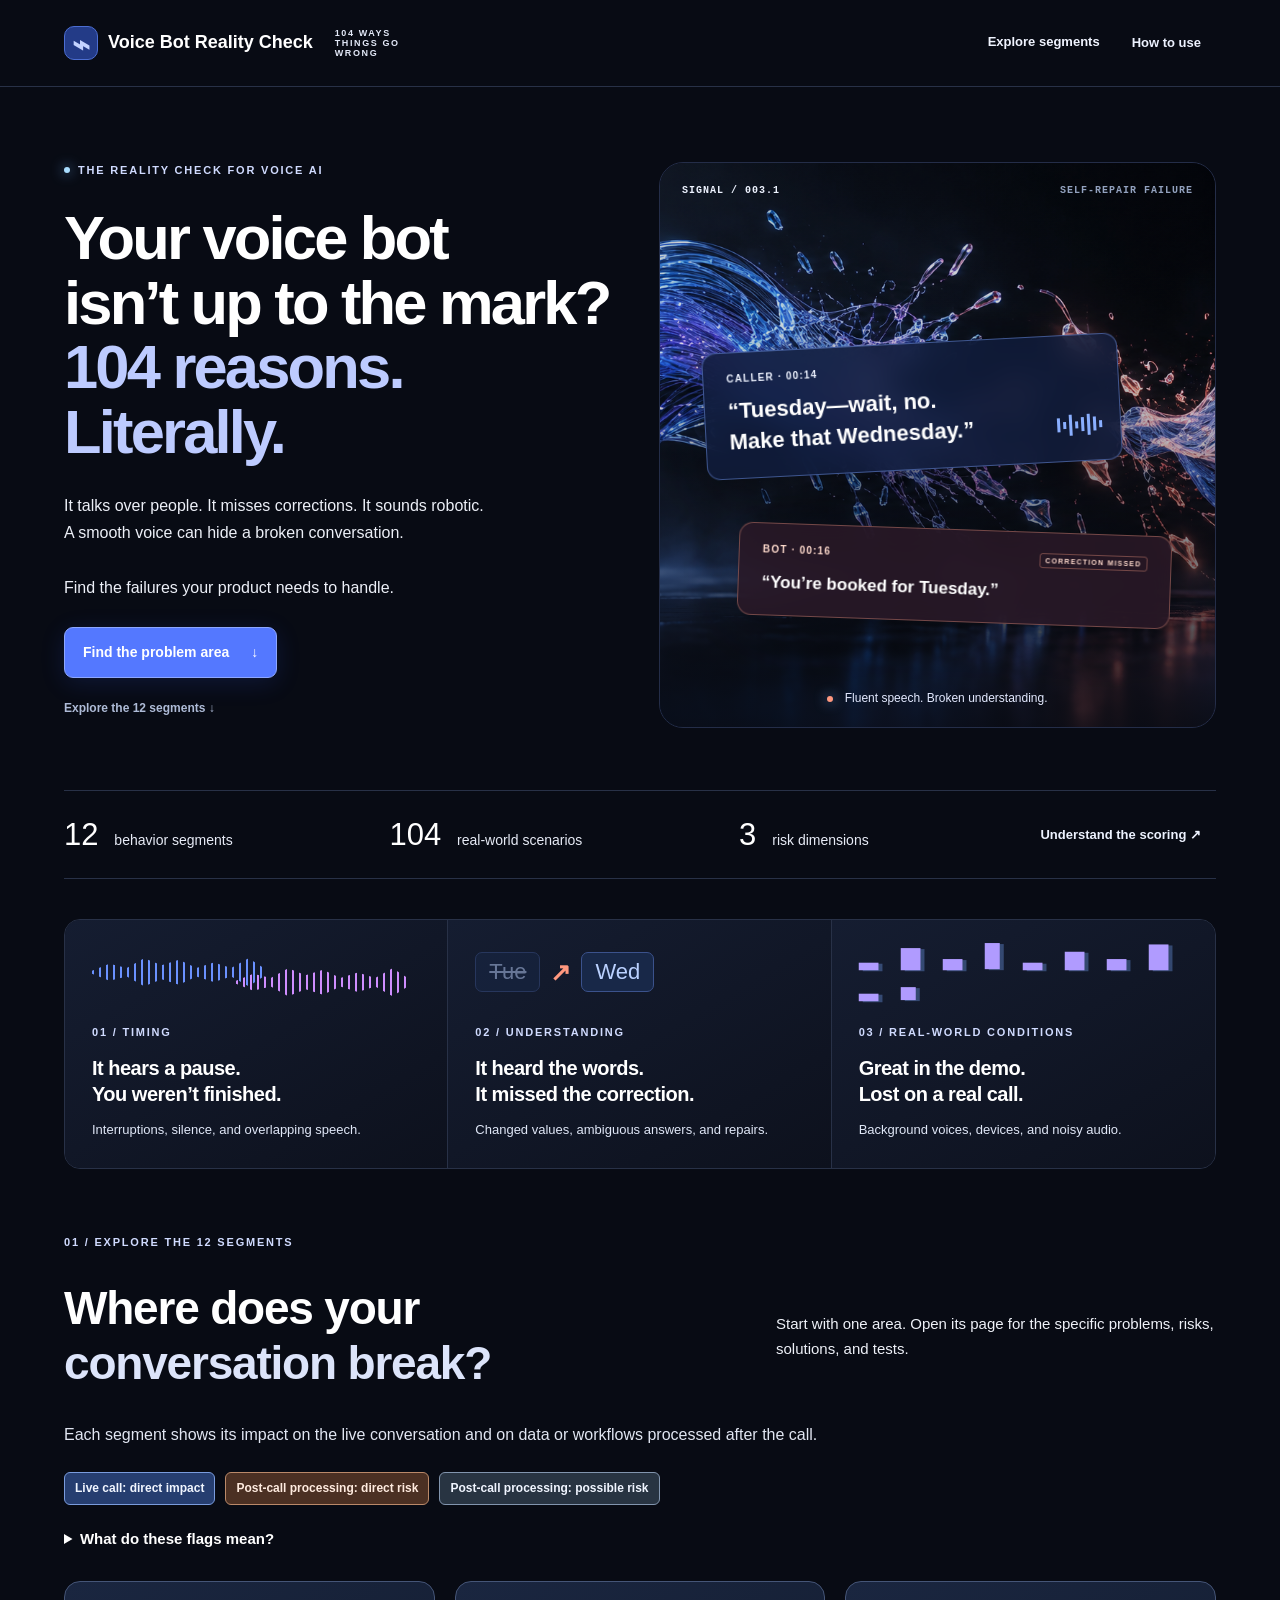
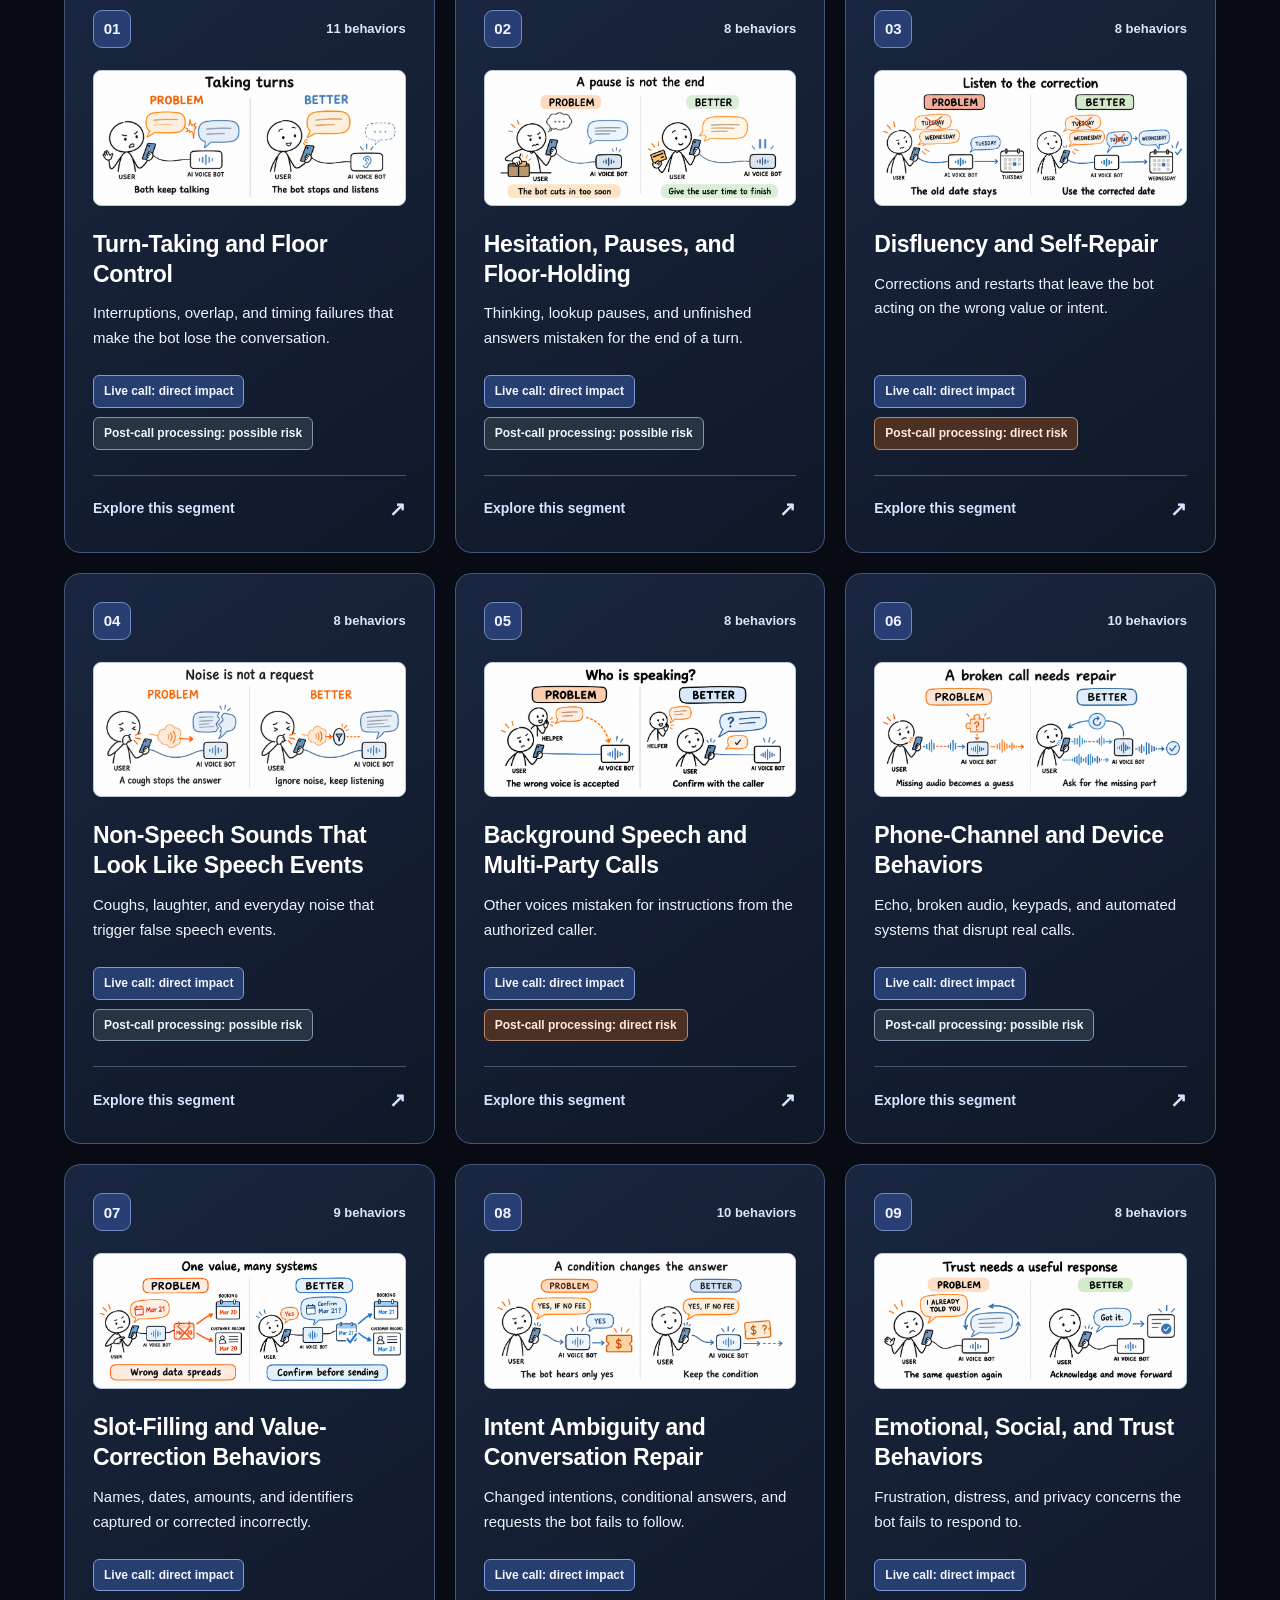
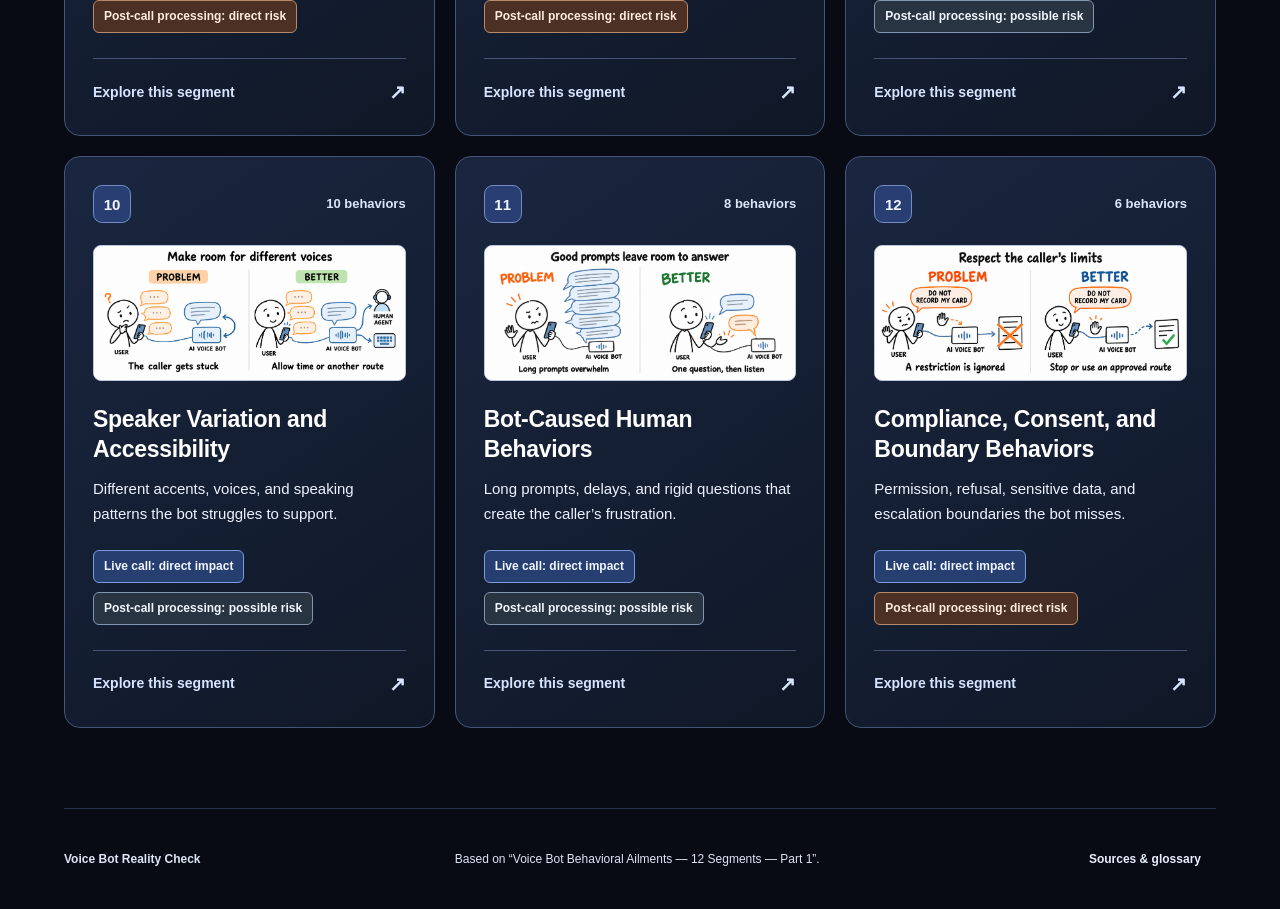
<file: site/index.html>
<!doctype html><html lang="en"><head><meta charset="utf-8"><meta name="viewport" content="width=device-width,initial-scale=1"><meta name="description" content="Explore 12 voice bot problem areas and their effects on live conversations and post-call processing."><title>Why Your Voice Bot Fails — 12 Segments</title><link rel="stylesheet" href="style.css?v=applicability-11"></head><body data-segment="0" data-root=""><header><a class="brand" href="index.html"><span class="logo">⌁</span> Voice Bot Reality Check<span class="edition">104 WAYS THINGS GO WRONG</span></a><nav><a class="nav-link" href="index.html#segments-home">Explore segments</a><button id="about">How to use</button></nav></header>
<main><section class="hero"><div><div class="eyebrow"><span class="live-dot"></span> THE REALITY CHECK FOR VOICE AI</div><h1>Your voice bot<br>isn’t up to the mark?<br><em>104 reasons.<br>Literally.</em></h1><p>It talks over people. It misses corrections. It sounds robotic.<br>A smooth voice can hide a broken conversation.<br><br>Find the failures your product needs to handle.</p><button class="primary" id="start">Find the problem area <span>↓</span></button><button class="textbtn" id="browse">Explore the 12 segments ↓</button></div><div class="hero-art"><img src="assets/conversation-fracture.png" alt="A luminous blue voice waveform breaks into misaligned fragments, illustrating a conversation failure."><div class="art-coordinate">SIGNAL / 003.1 <span>SELF-REPAIR FAILURE</span></div><div class="transcript human"><span>CALLER · 00:14</span>“Tuesday—wait, no.<br>Make that Wednesday.”<i class="soundbars"><b></b><b></b><b></b><b></b><b></b><b></b><b></b><b></b></i></div><div class="transcript bot"><span>BOT · 00:16 <em>CORRECTION MISSED</em></span>“You’re booked for Tuesday.”</div><div class="art-caption"><span class="live-dot"></span> Fluent speech. Broken understanding.</div></div></section>
<div class="stats"><span><b>12</b> behavior segments</span><span><b>104</b> real-world scenarios</span><span><b>3</b> risk dimensions</span><button id="method">Understand the scoring ↗</button></div>
<section class="failure-strip" aria-label="Three ways voice conversations break"><article><div class="signalviz overlap" aria-hidden="true"><span></span><span></span></div><div><span class="mini-label">01 / TIMING</span><h3>It hears a pause.<br>You weren’t finished.</h3><p>Interruptions, silence, and overlapping speech.</p></div></article><article><div class="signalviz repair" aria-hidden="true"><span>Tue</span><b>↗</b><span>Wed</span></div><div><span class="mini-label">02 / UNDERSTANDING</span><h3>It heard the words.<br>It missed the correction.</h3><p>Changed values, ambiguous answers, and repairs.</p></div></article><article><div class="signalviz noise" aria-hidden="true"><span>▂ ▆ ▃ █ ▂ ▅ ▃ ▇ ▂ ▄</span></div><div><span class="mini-label">03 / REAL-WORLD CONDITIONS</span><h3>Great in the demo.<br>Lost on a real call.</h3><p>Background voices, devices, and noisy audio.</p></div></article></section><section id="segments-home" class="segment-directory"><div class="section-index">01 / EXPLORE THE 12 SEGMENTS</div><div class="checkup-heading"><h2>Where does your<br><span>conversation break?</span></h2><p>Start with one area. Open its page for the specific problems, risks, solutions, and tests.</p></div><p class="muted">Each segment shows its impact on the live conversation and on data or workflows processed after the call.</p><div class="impact-legend"><span class="impact-flag live-impact">Live call: direct impact</span><span class="impact-flag post-impact">Post-call processing: direct risk</span><span class="impact-flag possible-impact">Post-call processing: possible risk</span><details><summary>What do these flags mean?</summary><p>Live-call impact covers interruption, confusion, frustration, trust, and task completion while the caller is present. Post-call risk covers incorrect or incomplete data, attribution, records, or workflow outcomes that may need downstream review. “Direct” means a central failure pattern in the segment; “possible” means it depends on the behavior and workflow. These flags describe impact, not when every fix should be applied.</p></details></div><div class="segment-grid"><a class="segment-card" href="segments/turn-taking.html"><div class="segment-card-top"><span class="segment-number">01</span><span>11 behaviors</span></div><img class="segment-thumbnail" src="assets/segment-01-natural-labeled.png" alt="" loading="lazy"><h3>Turn-Taking and Floor Control</h3><p>Interruptions, overlap, and timing failures that make the bot lose the conversation.</p><div class="segment-impact"><span class="impact-flag live-impact">Live call: direct impact</span><span class="impact-flag possible-impact">Post-call processing: possible risk</span></div><span class="segment-open">Explore this segment <b>↗</b></span></a><a class="segment-card" href="segments/pauses.html"><div class="segment-card-top"><span class="segment-number">02</span><span>8 behaviors</span></div><img class="segment-thumbnail" src="assets/segment-02-natural-labeled.png" alt="" loading="lazy"><h3>Hesitation, Pauses, and Floor-Holding</h3><p>Thinking, lookup pauses, and unfinished answers mistaken for the end of a turn.</p><div class="segment-impact"><span class="impact-flag live-impact">Live call: direct impact</span><span class="impact-flag possible-impact">Post-call processing: possible risk</span></div><span class="segment-open">Explore this segment <b>↗</b></span></a><a class="segment-card" href="segments/self-repair.html"><div class="segment-card-top"><span class="segment-number">03</span><span>8 behaviors</span></div><img class="segment-thumbnail" src="assets/segment-03-natural-labeled.png" alt="" loading="lazy"><h3>Disfluency and Self-Repair</h3><p>Corrections and restarts that leave the bot acting on the wrong value or intent.</p><div class="segment-impact"><span class="impact-flag live-impact">Live call: direct impact</span><span class="impact-flag post-impact">Post-call processing: direct risk</span></div><span class="segment-open">Explore this segment <b>↗</b></span></a><a class="segment-card" href="segments/non-speech-sounds.html"><div class="segment-card-top"><span class="segment-number">04</span><span>8 behaviors</span></div><img class="segment-thumbnail" src="assets/segment-04-natural-labeled.png" alt="" loading="lazy"><h3>Non-Speech Sounds That Look Like Speech Events</h3><p>Coughs, laughter, and everyday noise that trigger false speech events.</p><div class="segment-impact"><span class="impact-flag live-impact">Live call: direct impact</span><span class="impact-flag possible-impact">Post-call processing: possible risk</span></div><span class="segment-open">Explore this segment <b>↗</b></span></a><a class="segment-card" href="segments/background-speech.html"><div class="segment-card-top"><span class="segment-number">05</span><span>8 behaviors</span></div><img class="segment-thumbnail" src="assets/segment-05-natural-labeled.png" alt="" loading="lazy"><h3>Background Speech and Multi-Party Calls</h3><p>Other voices mistaken for instructions from the authorized caller.</p><div class="segment-impact"><span class="impact-flag live-impact">Live call: direct impact</span><span class="impact-flag post-impact">Post-call processing: direct risk</span></div><span class="segment-open">Explore this segment <b>↗</b></span></a><a class="segment-card" href="segments/phone-and-devices.html"><div class="segment-card-top"><span class="segment-number">06</span><span>10 behaviors</span></div><img class="segment-thumbnail" src="assets/segment-06-natural-labeled.png" alt="" loading="lazy"><h3>Phone-Channel and Device Behaviors</h3><p>Echo, broken audio, keypads, and automated systems that disrupt real calls.</p><div class="segment-impact"><span class="impact-flag live-impact">Live call: direct impact</span><span class="impact-flag possible-impact">Post-call processing: possible risk</span></div><span class="segment-open">Explore this segment <b>↗</b></span></a><a class="segment-card" href="segments/value-capture.html"><div class="segment-card-top"><span class="segment-number">07</span><span>9 behaviors</span></div><img class="segment-thumbnail" src="assets/segment-07-natural-labeled.png" alt="" loading="lazy"><h3>Slot-Filling and Value-Correction Behaviors</h3><p>Names, dates, amounts, and identifiers captured or corrected incorrectly.</p><div class="segment-impact"><span class="impact-flag live-impact">Live call: direct impact</span><span class="impact-flag post-impact">Post-call processing: direct risk</span></div><span class="segment-open">Explore this segment <b>↗</b></span></a><a class="segment-card" href="segments/intent-and-repair.html"><div class="segment-card-top"><span class="segment-number">08</span><span>10 behaviors</span></div><img class="segment-thumbnail" src="assets/segment-08-natural-labeled.png" alt="" loading="lazy"><h3>Intent Ambiguity and Conversation Repair</h3><p>Changed intentions, conditional answers, and requests the bot fails to follow.</p><div class="segment-impact"><span class="impact-flag live-impact">Live call: direct impact</span><span class="impact-flag post-impact">Post-call processing: direct risk</span></div><span class="segment-open">Explore this segment <b>↗</b></span></a><a class="segment-card" href="segments/emotion-and-trust.html"><div class="segment-card-top"><span class="segment-number">09</span><span>8 behaviors</span></div><img class="segment-thumbnail" src="assets/segment-09-natural-labeled.png" alt="" loading="lazy"><h3>Emotional, Social, and Trust Behaviors</h3><p>Frustration, distress, and privacy concerns the bot fails to respond to.</p><div class="segment-impact"><span class="impact-flag live-impact">Live call: direct impact</span><span class="impact-flag possible-impact">Post-call processing: possible risk</span></div><span class="segment-open">Explore this segment <b>↗</b></span></a><a class="segment-card" href="segments/accessibility.html"><div class="segment-card-top"><span class="segment-number">10</span><span>10 behaviors</span></div><img class="segment-thumbnail" src="assets/segment-10-natural-labeled.png" alt="" loading="lazy"><h3>Speaker Variation and Accessibility</h3><p>Different accents, voices, and speaking patterns the bot struggles to support.</p><div class="segment-impact"><span class="impact-flag live-impact">Live call: direct impact</span><span class="impact-flag possible-impact">Post-call processing: possible risk</span></div><span class="segment-open">Explore this segment <b>↗</b></span></a><a class="segment-card" href="segments/bot-caused-behaviors.html"><div class="segment-card-top"><span class="segment-number">11</span><span>8 behaviors</span></div><img class="segment-thumbnail" src="assets/segment-11-natural-labeled.png" alt="" loading="lazy"><h3>Bot-Caused Human Behaviors</h3><p>Long prompts, delays, and rigid questions that create the caller’s frustration.</p><div class="segment-impact"><span class="impact-flag live-impact">Live call: direct impact</span><span class="impact-flag possible-impact">Post-call processing: possible risk</span></div><span class="segment-open">Explore this segment <b>↗</b></span></a><a class="segment-card" href="segments/consent-and-boundaries.html"><div class="segment-card-top"><span class="segment-number">12</span><span>6 behaviors</span></div><img class="segment-thumbnail" src="assets/segment-12-natural-labeled.png" alt="" loading="lazy"><h3>Compliance, Consent, and Boundary Behaviors</h3><p>Permission, refusal, sensitive data, and escalation boundaries the bot misses.</p><div class="segment-impact"><span class="impact-flag live-impact">Live call: direct impact</span><span class="impact-flag post-impact">Post-call processing: direct risk</span></div><span class="segment-open">Explore this segment <b>↗</b></span></a></div></section><footer><b>Voice Bot Reality Check</b><span>Based on “Voice Bot Behavioral Ailments — 12 Segments — Part 1”.</span><button id="sources">Sources & glossary</button></footer></main>
<dialog id="modal"><button class="close" aria-label="Close dialog">×</button><div id="modalBody"></div></dialog><div id="toast" role="status"></div><script src="data.js"></script><script src="solutions.js"></script><script src="risk-tags.js"></script><script src="segment-guide.js"></script><script src="concepts.js"></script><script src="visuals.js"></script><script src="applicability.js"></script><script src="app.js"></script></body></html>
</file>
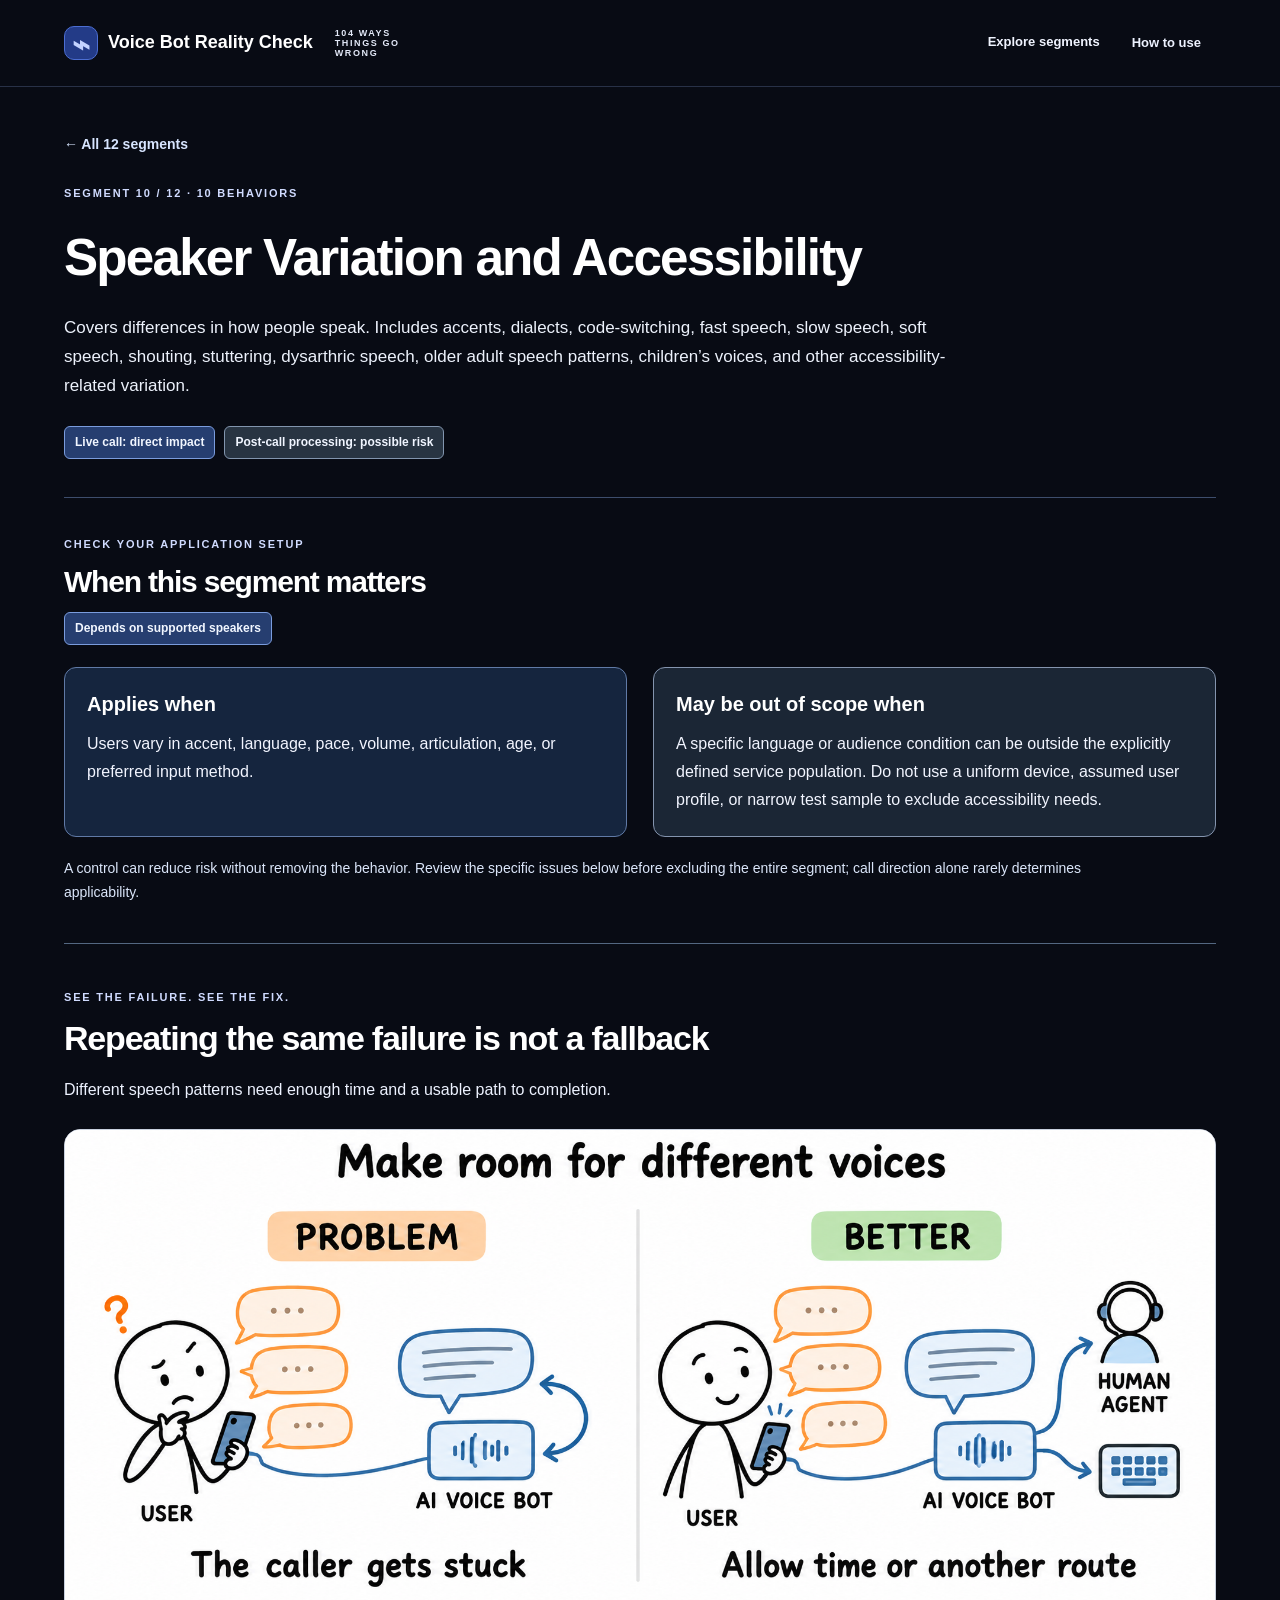
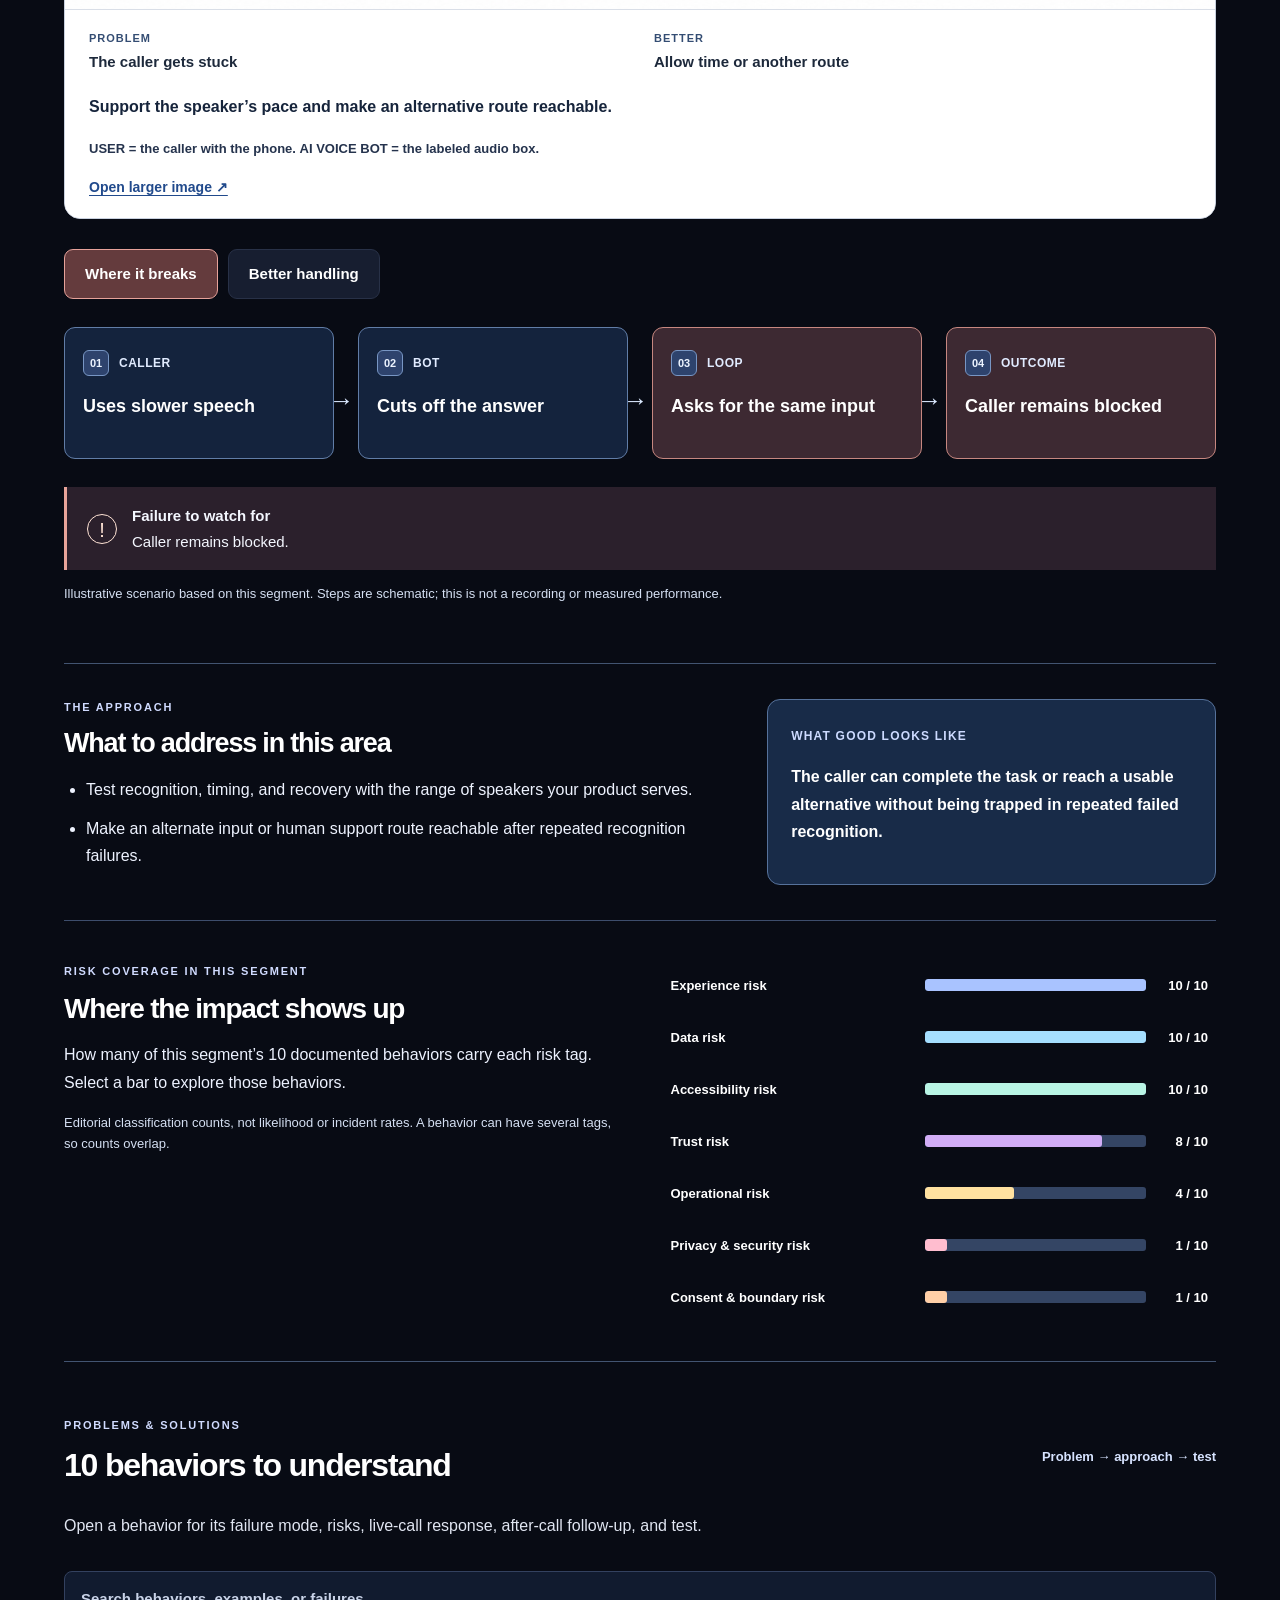
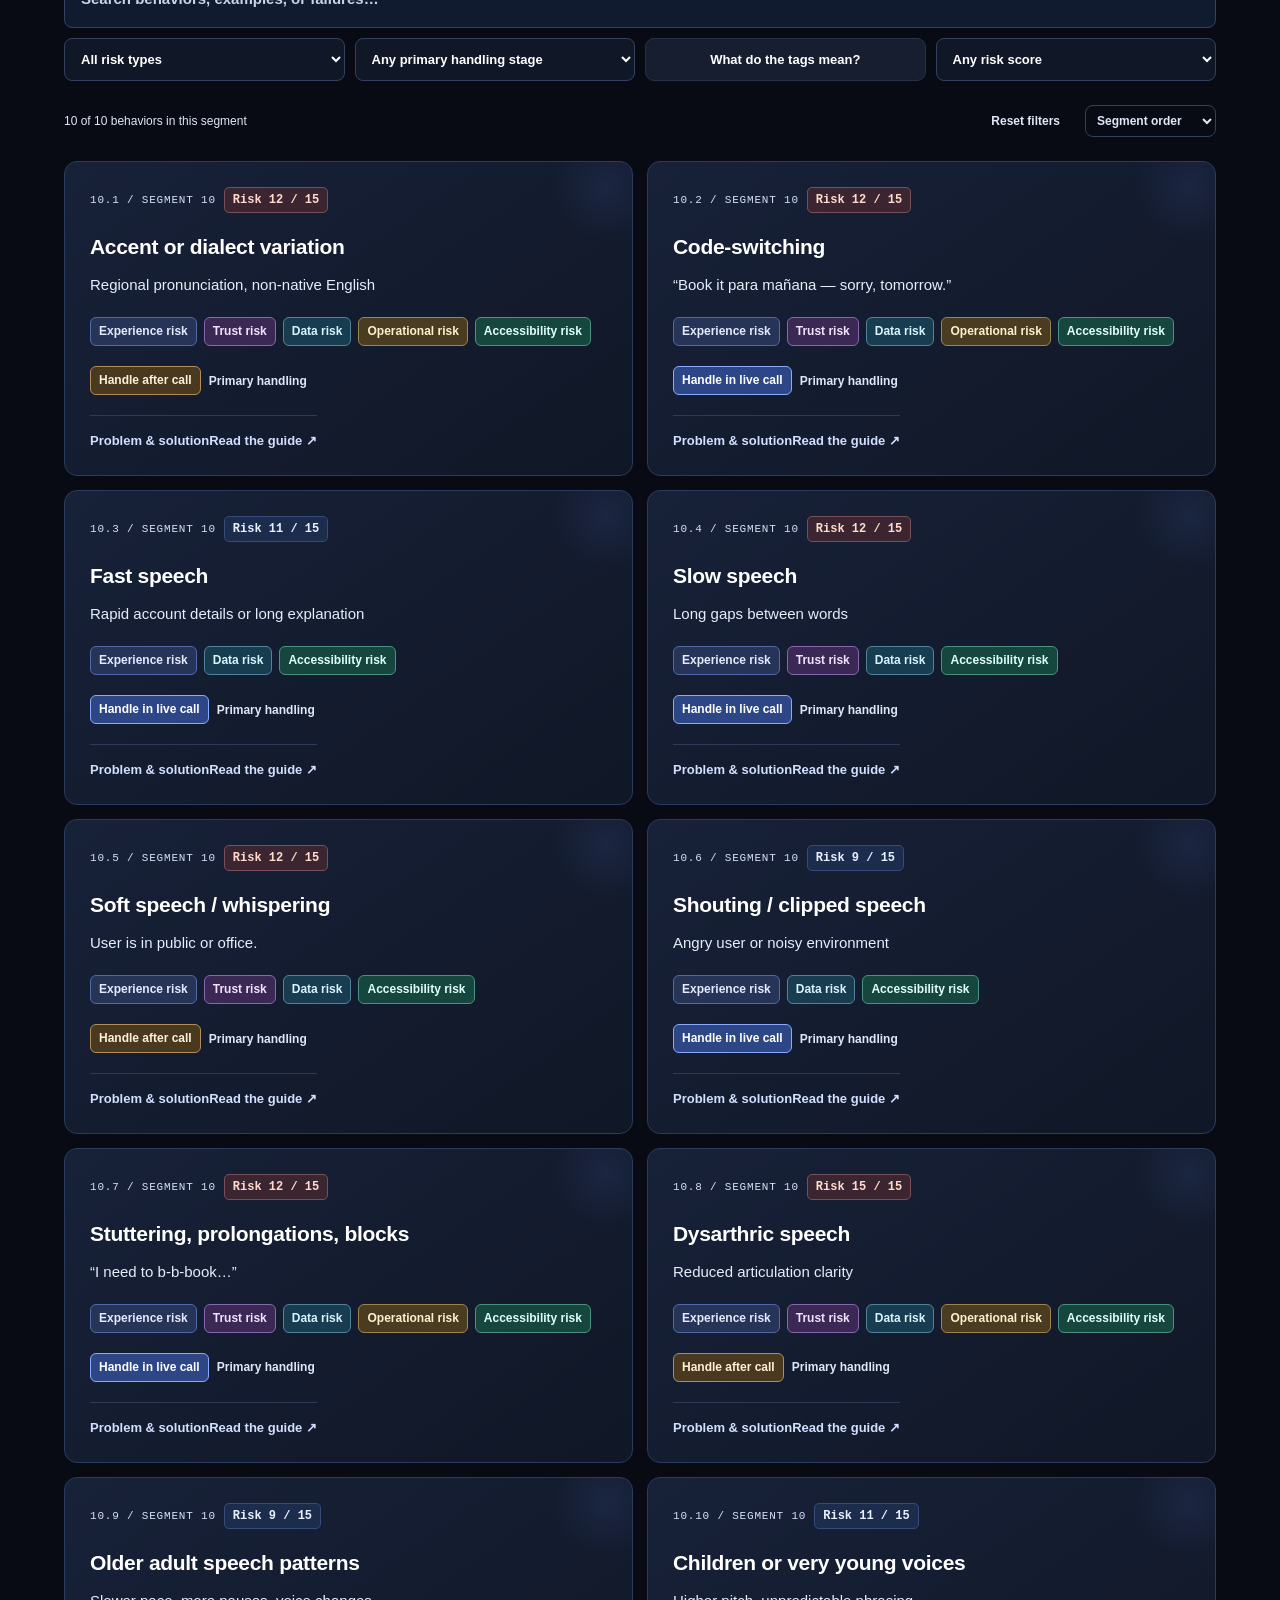
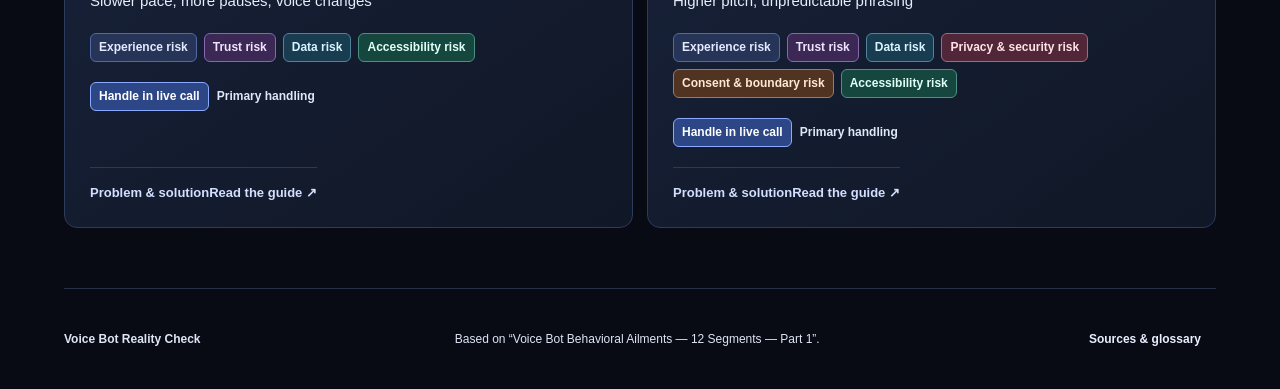
<file: site/segments/accessibility.html>
<!doctype html><html lang="en"><head><meta charset="utf-8"><meta name="viewport" content="width=device-width,initial-scale=1"><meta name="description" content="Different accents, voices, and speaking patterns the bot struggles to support."><title>Speaker Variation and Accessibility — Voice Bot Reality Check</title><link rel="stylesheet" href="../style.css?v=full-width-problems-12"></head><body data-segment="10" data-root="../"><header><a class="brand" href="../index.html"><span class="logo">⌁</span> Voice Bot Reality Check<span class="edition">104 WAYS THINGS GO WRONG</span></a><nav><a class="nav-link" href="../index.html#segments-home">Explore segments</a><button id="about">How to use</button></nav></header>
<main><section class="segment-hero"><a class="back-link" href="../index.html#segments-home">← All 12 segments</a><div class="eyebrow">SEGMENT 10 / 12 · 10 BEHAVIORS</div><h1>Speaker Variation and Accessibility</h1><p>Covers differences in how people speak. Includes accents, dialects, code-switching, fast speech, slow speech, soft speech, shouting, stuttering, dysarthric speech, older adult speech patterns, children’s voices, and other accessibility-related variation.</p><div class="segment-impact"><span class="impact-flag live-impact">Live call: direct impact</span><span class="impact-flag possible-impact">Post-call processing: possible risk</span></div></section><section id="segmentApplicability" class="segment-applicability"></section><section id="conceptVisual" class="concept-section" aria-label="Visual explanation"></section><section class="segment-approach"><div><div class="section-index">THE APPROACH</div><h2>What to address in this area</h2><ul><li>Test recognition, timing, and recovery with the range of speakers your product serves.</li><li>Make an alternate input or human support route reachable after repeated recognition failures.</li></ul></div><div class="segment-success"><span class="detail-label">WHAT GOOD LOOKS LIKE</span><p>The caller can complete the task or reach a usable alternative without being trapped in repeated failed recognition.</p></div></section><section id="riskCoverage" class="risk-coverage" aria-label="Risk coverage chart"></section><section id="library"><div class="sectionhead"><div><div class="section-index">PROBLEMS & SOLUTIONS</div><h2 id="viewTitle">10 behaviors to understand</h2></div><span class="library-note">Problem → approach → test</span></div><p class="muted" id="viewHint">Open a behavior for its failure mode, risks, live-call response, after-call follow-up, and test.</p><div class="workspace workspace-full"><div class="results"><div class="filters"><input id="search" type="search" placeholder="Search behaviors, examples, or failures…" aria-label="Search behaviors"><select id="riskType" aria-label="Risk type"><option value="all">All risk types</option><option value="experience">Experience risk</option><option value="trust">Trust risk</option><option value="data">Data risk</option><option value="operational">Operational risk</option><option value="financial">Financial risk</option><option value="privacy">Privacy & security risk</option><option value="consent">Consent & boundary risk</option><option value="accessibility">Accessibility risk</option></select><select id="handling" aria-label="Primary handling stage"><option value="all">Any primary handling stage</option><option value="live">Handle in live call first</option><option value="after">Handle after call first</option></select><button id="tagHelp" class="tag-help">What do the tags mean?</button><select id="risk" aria-label="Risk score filter"><option value="0">Any risk score</option><option value="12">Score 12–15</option><option value="9">Score 9–11</option><option value="3">Score 3–8</option></select></div><div class="resultline"><span id="resultCount" aria-live="polite"></span><button id="reset">Reset filters</button><select id="sort" aria-label="Sort behaviors"><option value="source">Segment order</option><option value="risk">Highest risk first</option></select></div><div id="segmentIntro"></div><div id="cards"></div></div></div></section><footer><b>Voice Bot Reality Check</b><span>Based on “Voice Bot Behavioral Ailments — 12 Segments — Part 1”.</span><button id="sources">Sources & glossary</button></footer></main>
<dialog id="modal"><button class="close" aria-label="Close dialog">×</button><div id="modalBody"></div></dialog><div id="toast" role="status"></div><script src="../data.js"></script><script src="../solutions.js"></script><script src="../risk-tags.js"></script><script src="../segment-guide.js"></script><script src="../concepts.js"></script><script src="../visuals.js"></script><script src="../applicability.js"></script><script src="../app.js"></script></body></html>
</file>
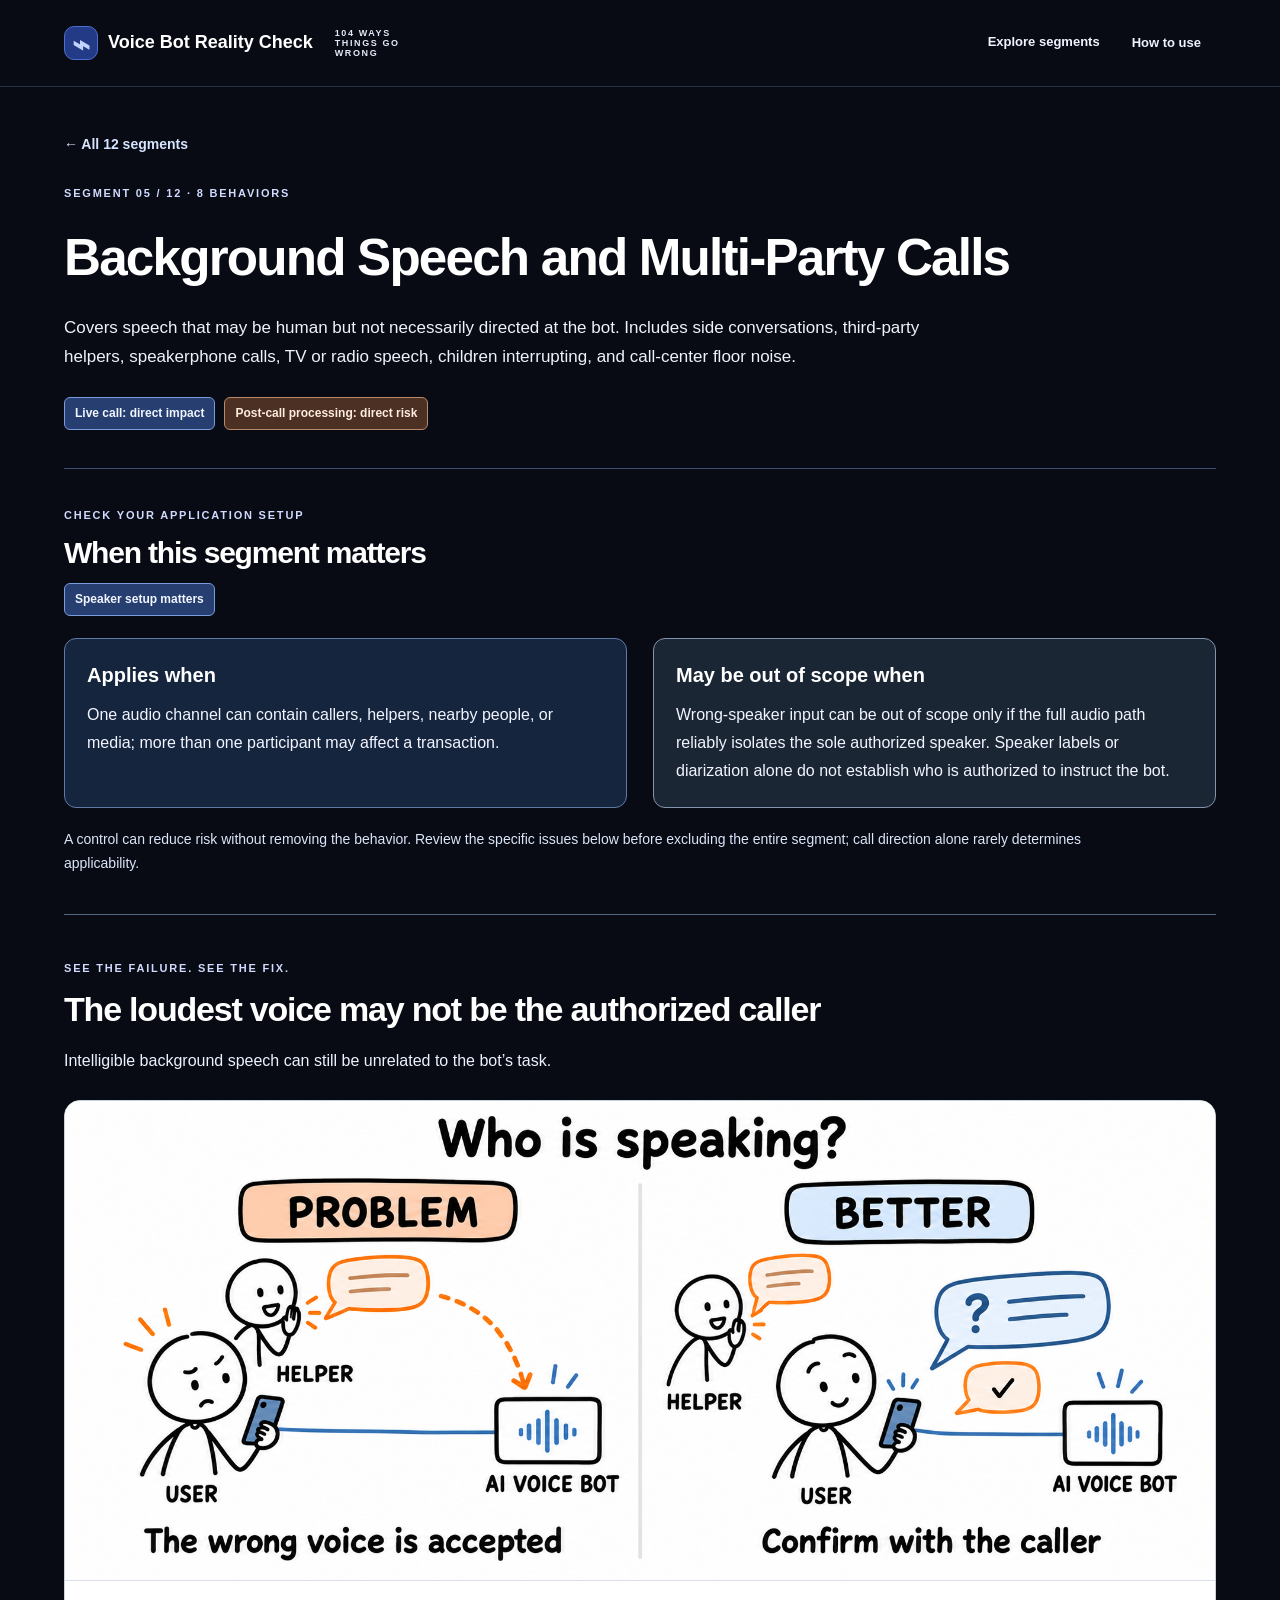
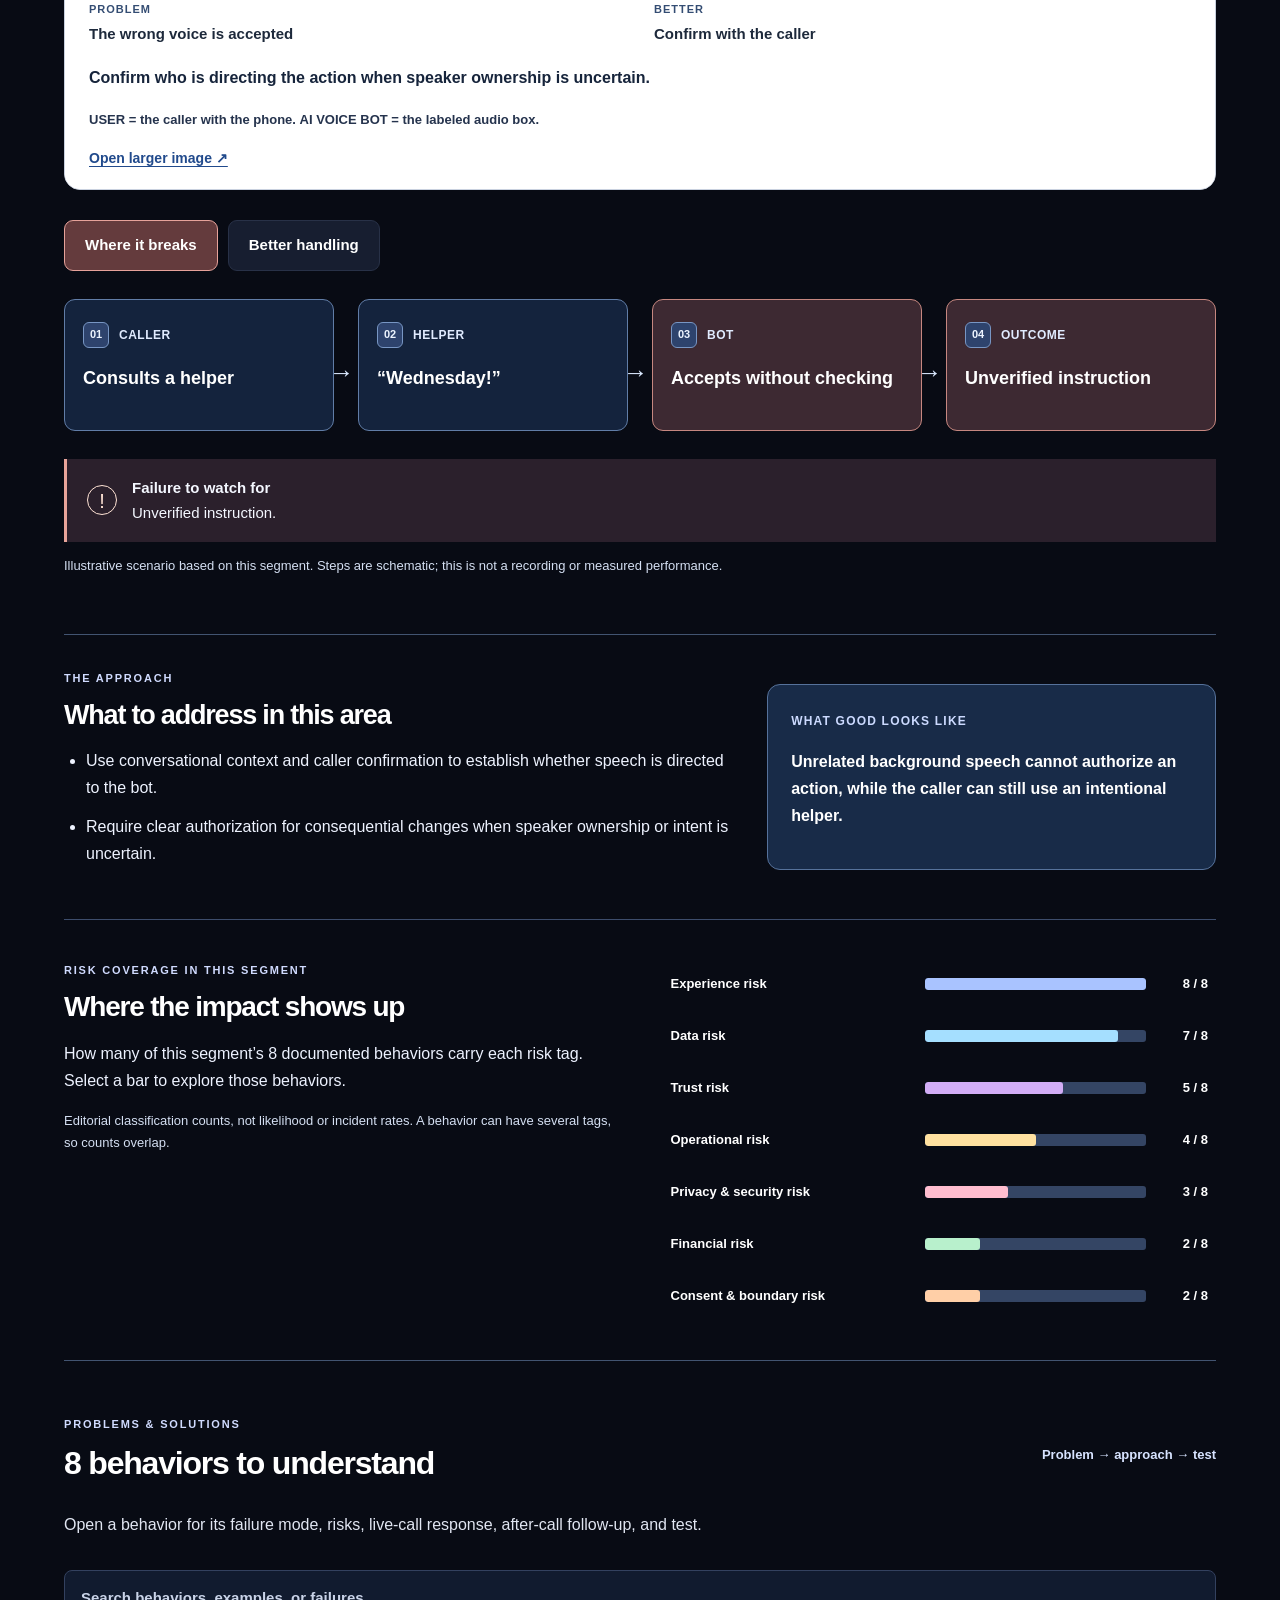
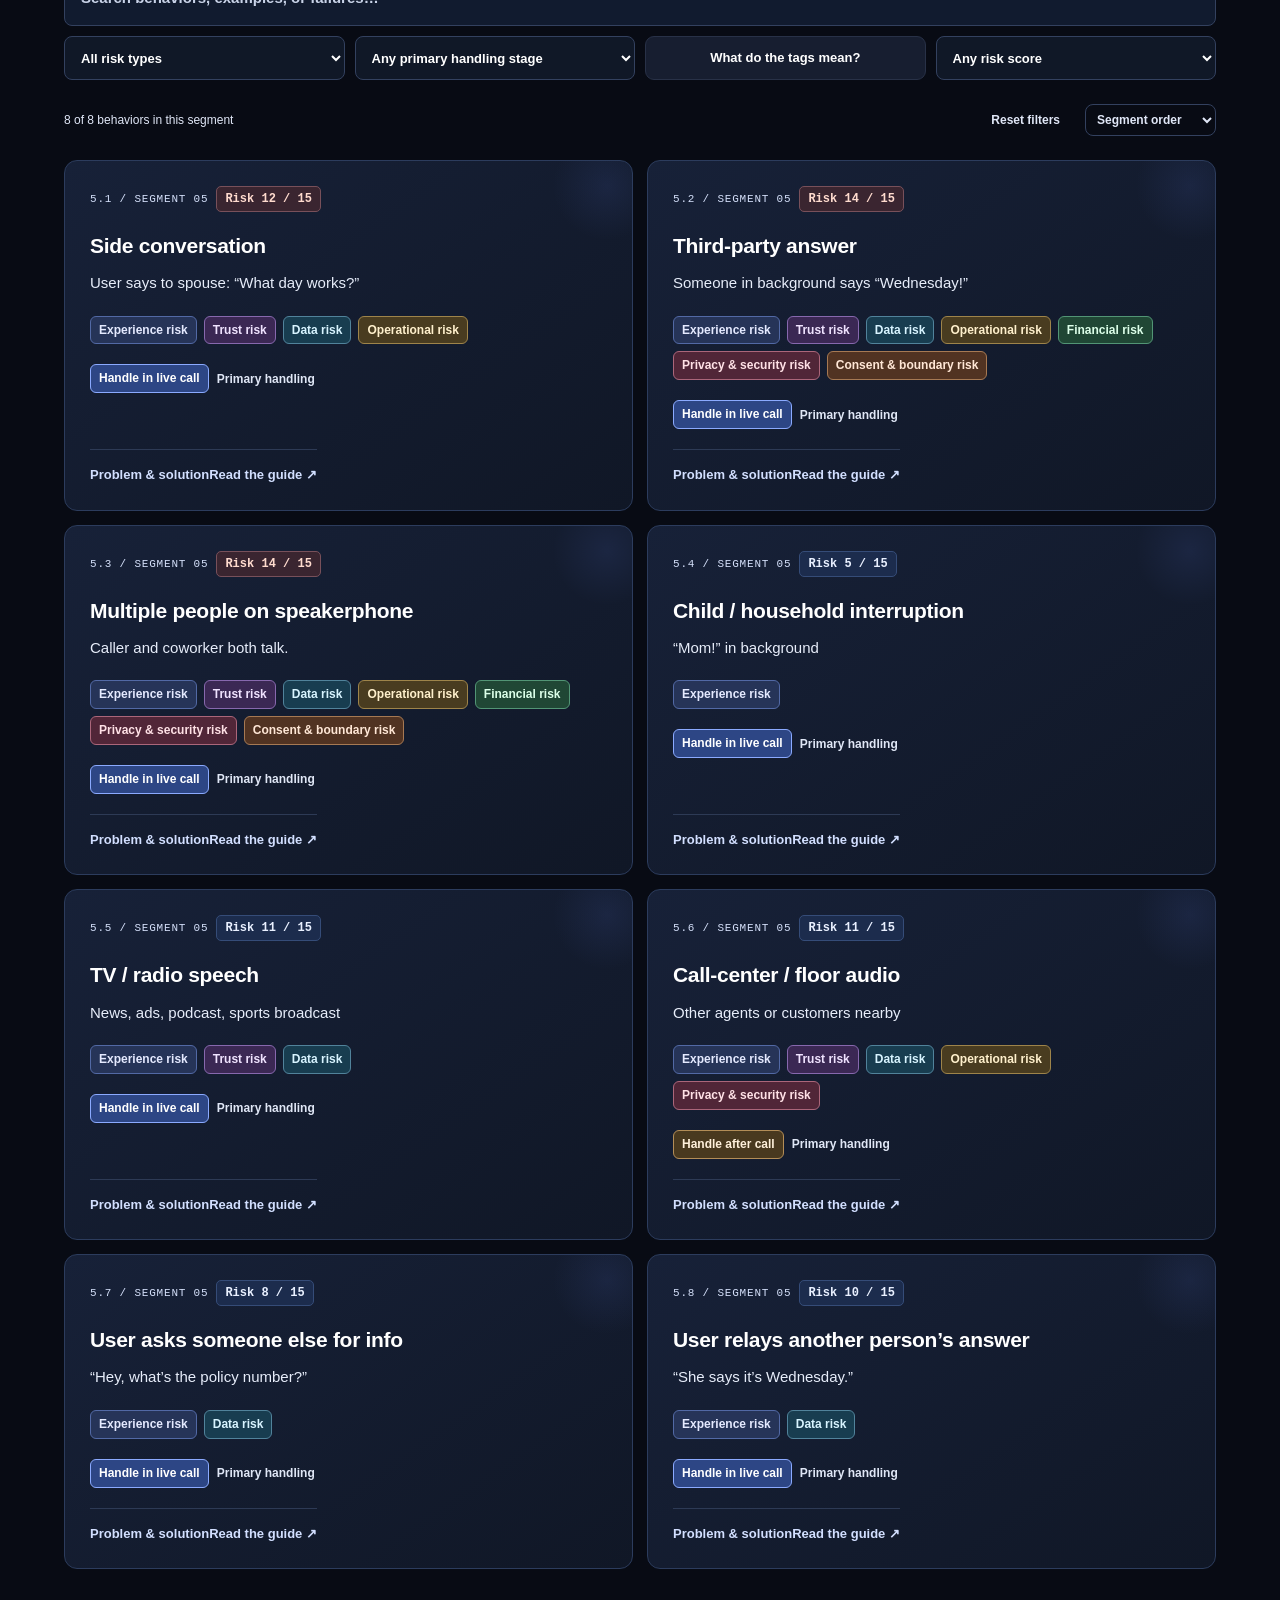
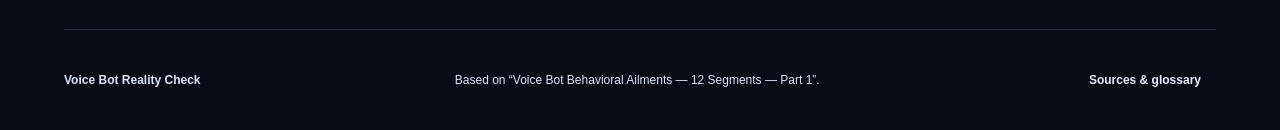
<file: site/segments/background-speech.html>
<!doctype html><html lang="en"><head><meta charset="utf-8"><meta name="viewport" content="width=device-width,initial-scale=1"><meta name="description" content="Other voices mistaken for instructions from the authorized caller."><title>Background Speech and Multi-Party Calls — Voice Bot Reality Check</title><link rel="stylesheet" href="../style.css?v=full-width-problems-12"></head><body data-segment="5" data-root="../"><header><a class="brand" href="../index.html"><span class="logo">⌁</span> Voice Bot Reality Check<span class="edition">104 WAYS THINGS GO WRONG</span></a><nav><a class="nav-link" href="../index.html#segments-home">Explore segments</a><button id="about">How to use</button></nav></header>
<main><section class="segment-hero"><a class="back-link" href="../index.html#segments-home">← All 12 segments</a><div class="eyebrow">SEGMENT 05 / 12 · 8 BEHAVIORS</div><h1>Background Speech and Multi-Party Calls</h1><p>Covers speech that may be human but not necessarily directed at the bot. Includes side conversations, third-party helpers, speakerphone calls, TV or radio speech, children interrupting, and call-center floor noise.</p><div class="segment-impact"><span class="impact-flag live-impact">Live call: direct impact</span><span class="impact-flag post-impact">Post-call processing: direct risk</span></div></section><section id="segmentApplicability" class="segment-applicability"></section><section id="conceptVisual" class="concept-section" aria-label="Visual explanation"></section><section class="segment-approach"><div><div class="section-index">THE APPROACH</div><h2>What to address in this area</h2><ul><li>Use conversational context and caller confirmation to establish whether speech is directed to the bot.</li><li>Require clear authorization for consequential changes when speaker ownership or intent is uncertain.</li></ul></div><div class="segment-success"><span class="detail-label">WHAT GOOD LOOKS LIKE</span><p>Unrelated background speech cannot authorize an action, while the caller can still use an intentional helper.</p></div></section><section id="riskCoverage" class="risk-coverage" aria-label="Risk coverage chart"></section><section id="library"><div class="sectionhead"><div><div class="section-index">PROBLEMS & SOLUTIONS</div><h2 id="viewTitle">8 behaviors to understand</h2></div><span class="library-note">Problem → approach → test</span></div><p class="muted" id="viewHint">Open a behavior for its failure mode, risks, live-call response, after-call follow-up, and test.</p><div class="workspace workspace-full"><div class="results"><div class="filters"><input id="search" type="search" placeholder="Search behaviors, examples, or failures…" aria-label="Search behaviors"><select id="riskType" aria-label="Risk type"><option value="all">All risk types</option><option value="experience">Experience risk</option><option value="trust">Trust risk</option><option value="data">Data risk</option><option value="operational">Operational risk</option><option value="financial">Financial risk</option><option value="privacy">Privacy & security risk</option><option value="consent">Consent & boundary risk</option><option value="accessibility">Accessibility risk</option></select><select id="handling" aria-label="Primary handling stage"><option value="all">Any primary handling stage</option><option value="live">Handle in live call first</option><option value="after">Handle after call first</option></select><button id="tagHelp" class="tag-help">What do the tags mean?</button><select id="risk" aria-label="Risk score filter"><option value="0">Any risk score</option><option value="12">Score 12–15</option><option value="9">Score 9–11</option><option value="3">Score 3–8</option></select></div><div class="resultline"><span id="resultCount" aria-live="polite"></span><button id="reset">Reset filters</button><select id="sort" aria-label="Sort behaviors"><option value="source">Segment order</option><option value="risk">Highest risk first</option></select></div><div id="segmentIntro"></div><div id="cards"></div></div></div></section><footer><b>Voice Bot Reality Check</b><span>Based on “Voice Bot Behavioral Ailments — 12 Segments — Part 1”.</span><button id="sources">Sources & glossary</button></footer></main>
<dialog id="modal"><button class="close" aria-label="Close dialog">×</button><div id="modalBody"></div></dialog><div id="toast" role="status"></div><script src="../data.js"></script><script src="../solutions.js"></script><script src="../risk-tags.js"></script><script src="../segment-guide.js"></script><script src="../concepts.js"></script><script src="../visuals.js"></script><script src="../applicability.js"></script><script src="../app.js"></script></body></html>
</file>
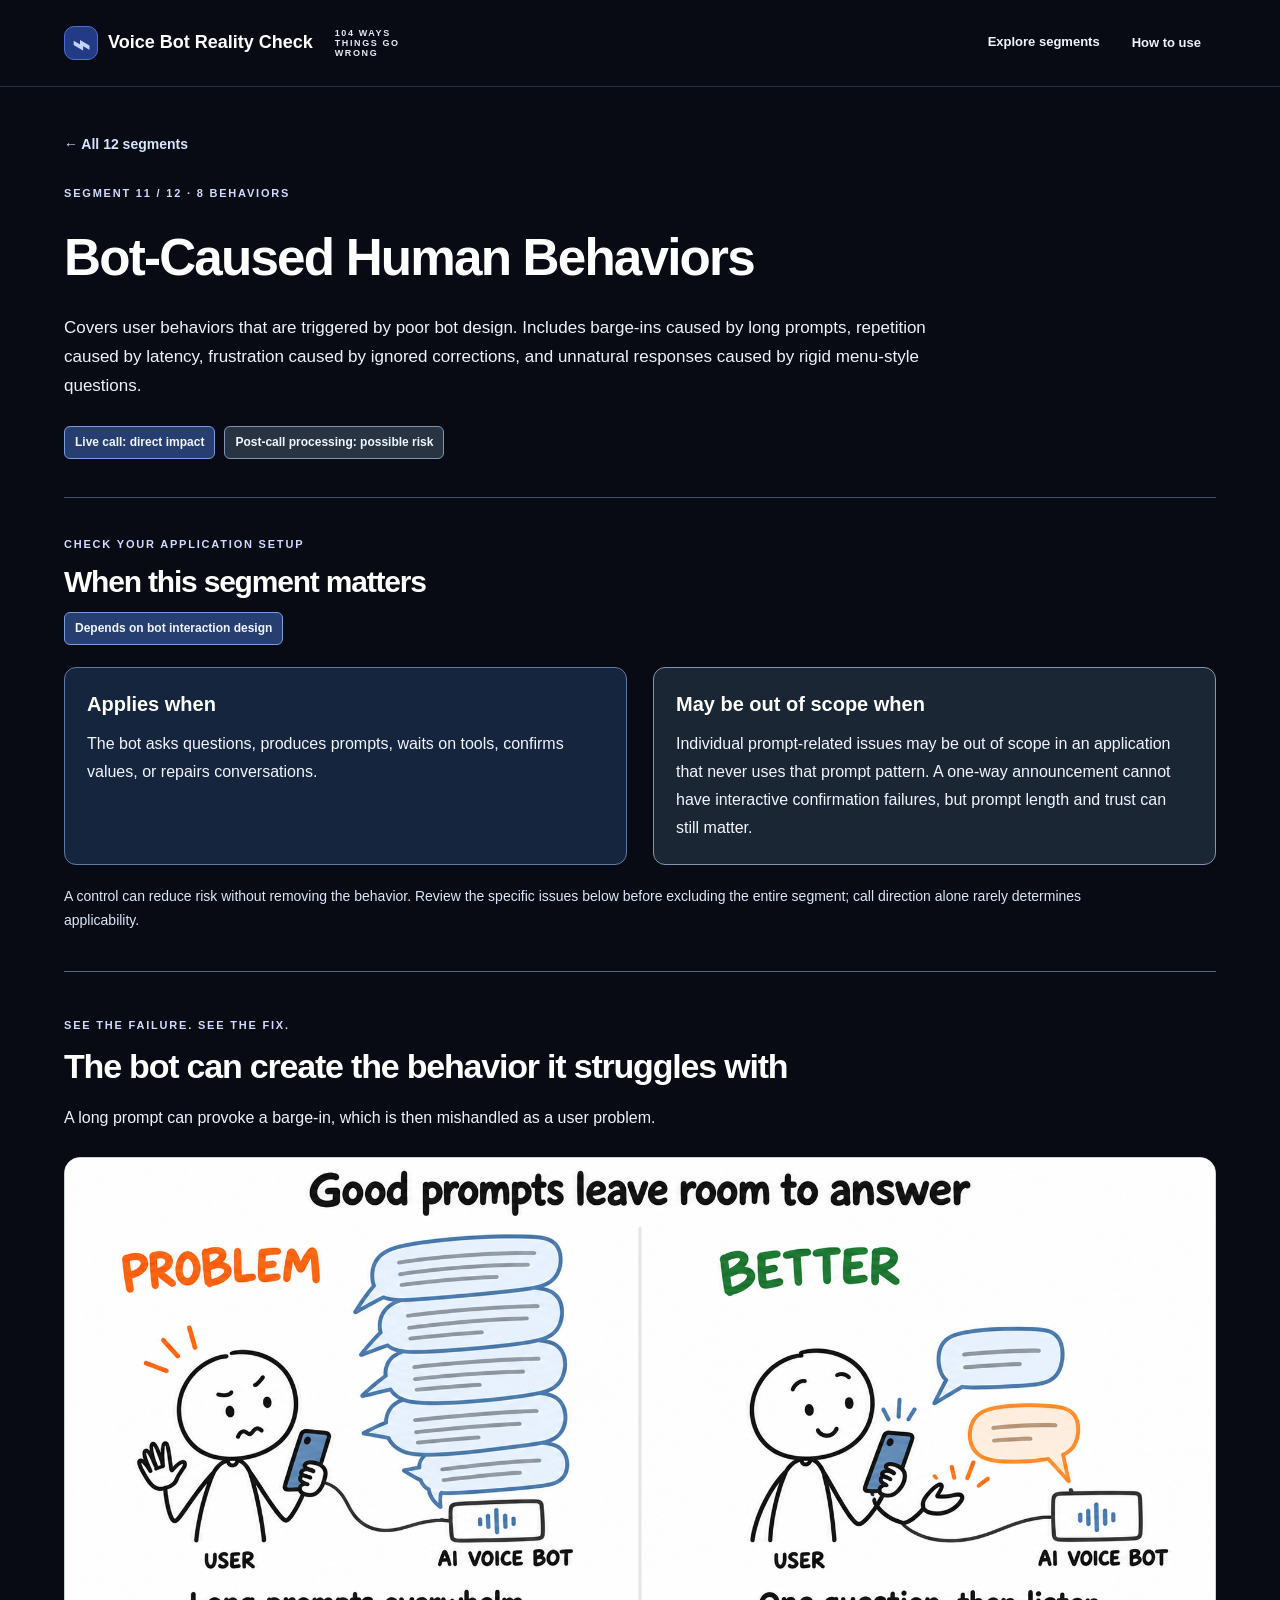
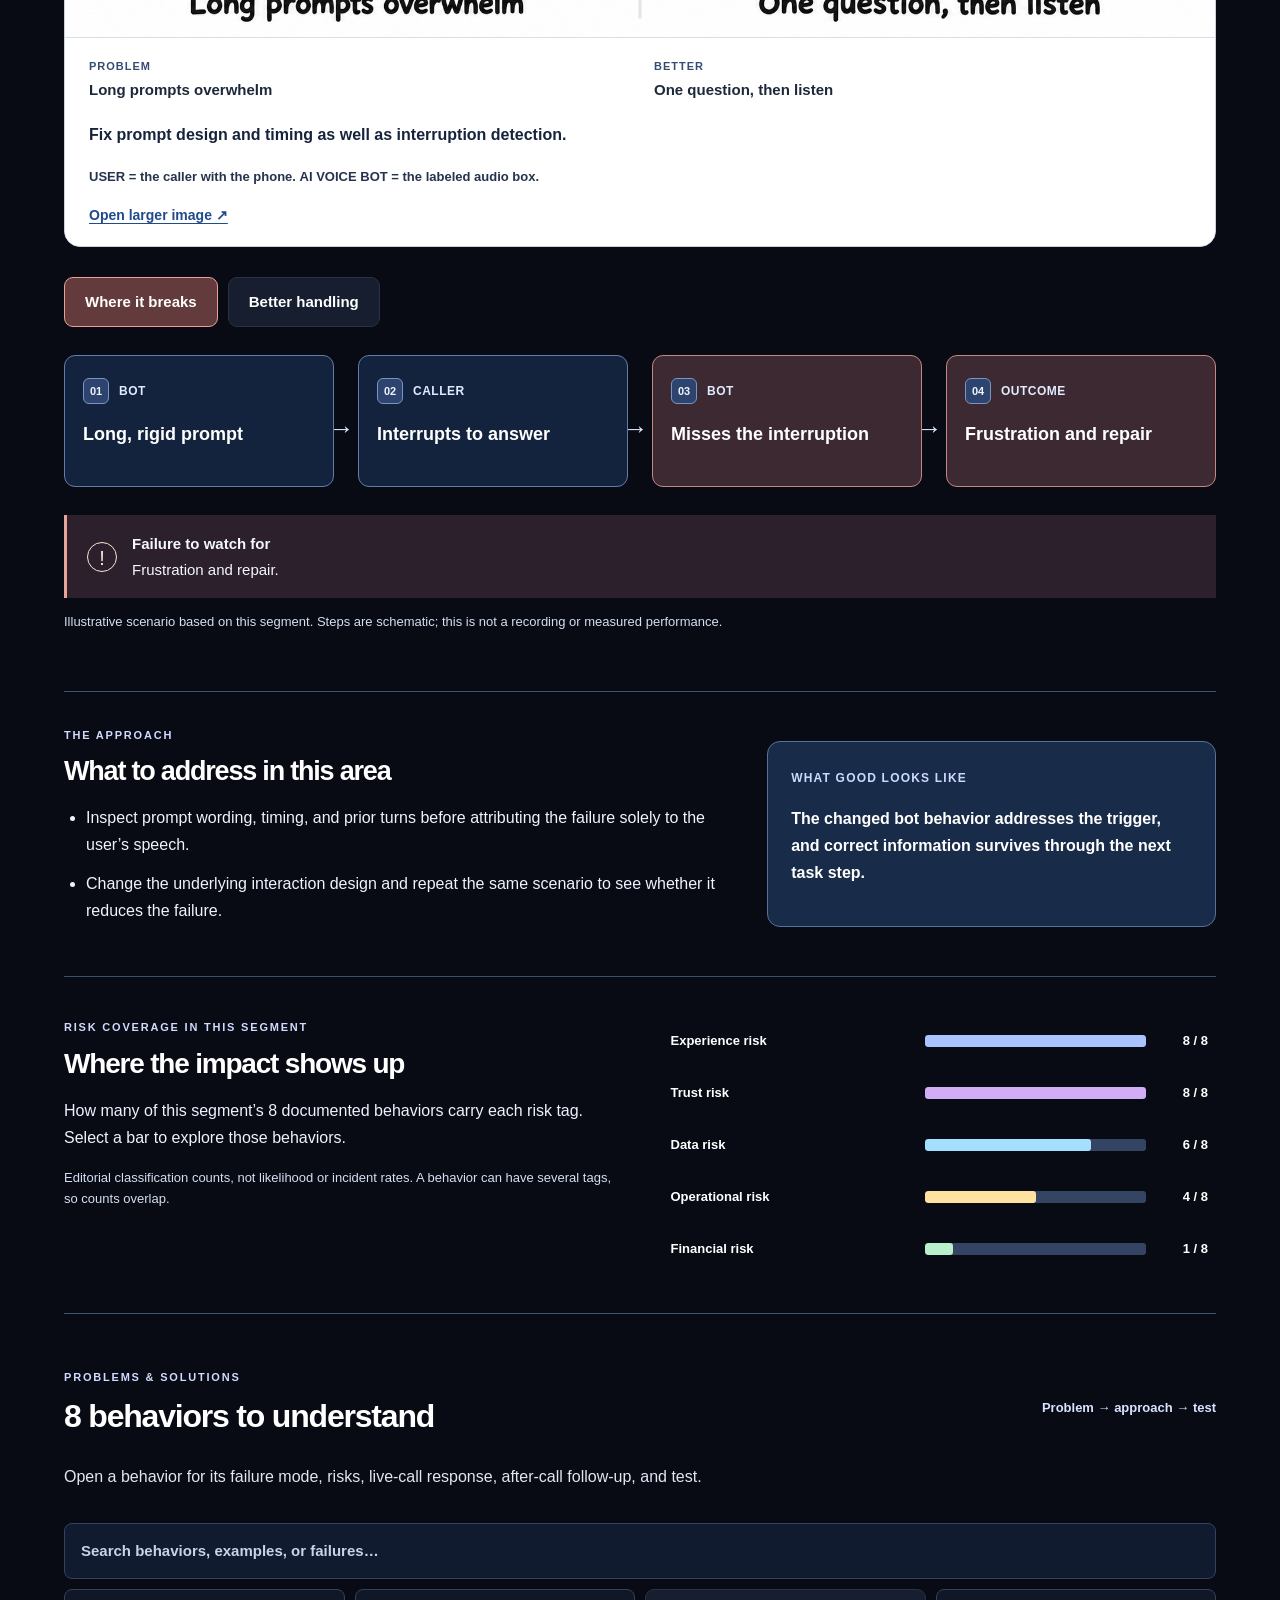
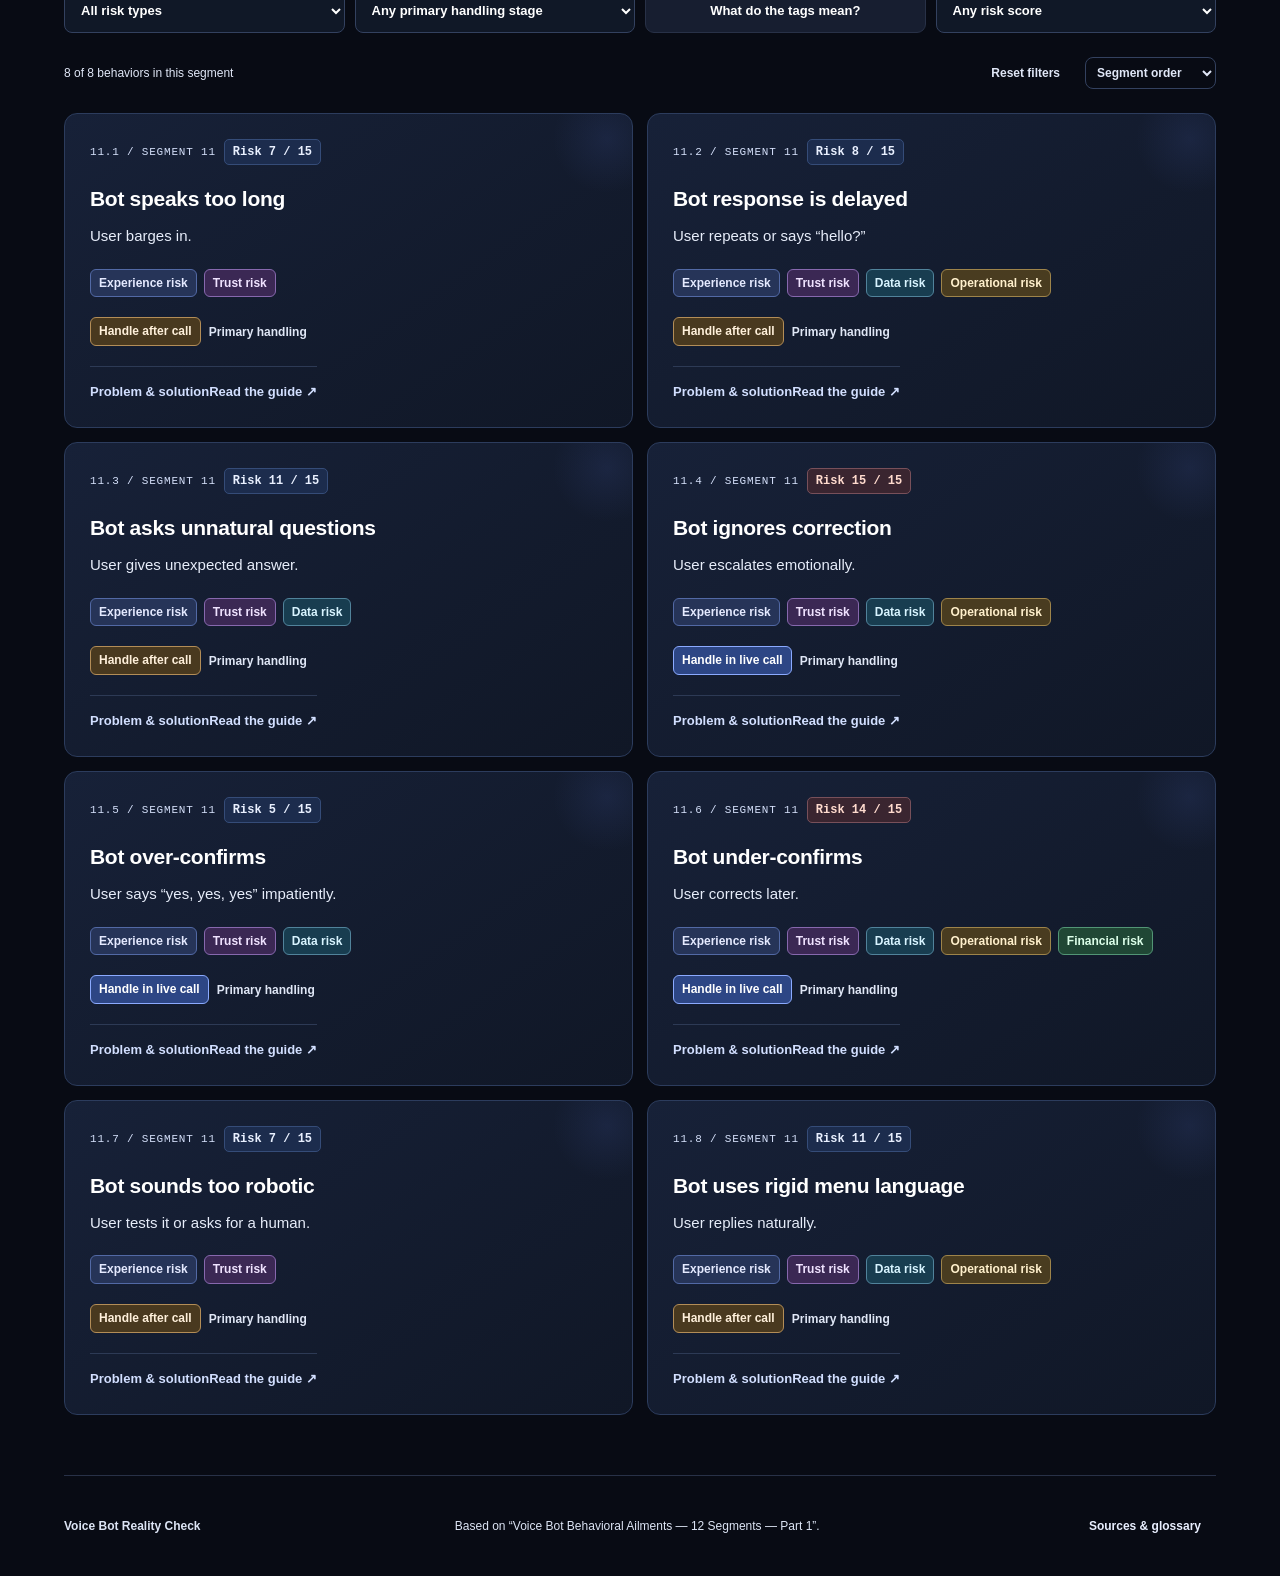
<file: site/segments/bot-caused-behaviors.html>
<!doctype html><html lang="en"><head><meta charset="utf-8"><meta name="viewport" content="width=device-width,initial-scale=1"><meta name="description" content="Long prompts, delays, and rigid questions that create the caller’s frustration."><title>Bot-Caused Human Behaviors — Voice Bot Reality Check</title><link rel="stylesheet" href="../style.css?v=full-width-problems-12"></head><body data-segment="11" data-root="../"><header><a class="brand" href="../index.html"><span class="logo">⌁</span> Voice Bot Reality Check<span class="edition">104 WAYS THINGS GO WRONG</span></a><nav><a class="nav-link" href="../index.html#segments-home">Explore segments</a><button id="about">How to use</button></nav></header>
<main><section class="segment-hero"><a class="back-link" href="../index.html#segments-home">← All 12 segments</a><div class="eyebrow">SEGMENT 11 / 12 · 8 BEHAVIORS</div><h1>Bot-Caused Human Behaviors</h1><p>Covers user behaviors that are triggered by poor bot design. Includes barge-ins caused by long prompts, repetition caused by latency, frustration caused by ignored corrections, and unnatural responses caused by rigid menu-style questions.</p><div class="segment-impact"><span class="impact-flag live-impact">Live call: direct impact</span><span class="impact-flag possible-impact">Post-call processing: possible risk</span></div></section><section id="segmentApplicability" class="segment-applicability"></section><section id="conceptVisual" class="concept-section" aria-label="Visual explanation"></section><section class="segment-approach"><div><div class="section-index">THE APPROACH</div><h2>What to address in this area</h2><ul><li>Inspect prompt wording, timing, and prior turns before attributing the failure solely to the user’s speech.</li><li>Change the underlying interaction design and repeat the same scenario to see whether it reduces the failure.</li></ul></div><div class="segment-success"><span class="detail-label">WHAT GOOD LOOKS LIKE</span><p>The changed bot behavior addresses the trigger, and correct information survives through the next task step.</p></div></section><section id="riskCoverage" class="risk-coverage" aria-label="Risk coverage chart"></section><section id="library"><div class="sectionhead"><div><div class="section-index">PROBLEMS & SOLUTIONS</div><h2 id="viewTitle">8 behaviors to understand</h2></div><span class="library-note">Problem → approach → test</span></div><p class="muted" id="viewHint">Open a behavior for its failure mode, risks, live-call response, after-call follow-up, and test.</p><div class="workspace workspace-full"><div class="results"><div class="filters"><input id="search" type="search" placeholder="Search behaviors, examples, or failures…" aria-label="Search behaviors"><select id="riskType" aria-label="Risk type"><option value="all">All risk types</option><option value="experience">Experience risk</option><option value="trust">Trust risk</option><option value="data">Data risk</option><option value="operational">Operational risk</option><option value="financial">Financial risk</option><option value="privacy">Privacy & security risk</option><option value="consent">Consent & boundary risk</option><option value="accessibility">Accessibility risk</option></select><select id="handling" aria-label="Primary handling stage"><option value="all">Any primary handling stage</option><option value="live">Handle in live call first</option><option value="after">Handle after call first</option></select><button id="tagHelp" class="tag-help">What do the tags mean?</button><select id="risk" aria-label="Risk score filter"><option value="0">Any risk score</option><option value="12">Score 12–15</option><option value="9">Score 9–11</option><option value="3">Score 3–8</option></select></div><div class="resultline"><span id="resultCount" aria-live="polite"></span><button id="reset">Reset filters</button><select id="sort" aria-label="Sort behaviors"><option value="source">Segment order</option><option value="risk">Highest risk first</option></select></div><div id="segmentIntro"></div><div id="cards"></div></div></div></section><footer><b>Voice Bot Reality Check</b><span>Based on “Voice Bot Behavioral Ailments — 12 Segments — Part 1”.</span><button id="sources">Sources & glossary</button></footer></main>
<dialog id="modal"><button class="close" aria-label="Close dialog">×</button><div id="modalBody"></div></dialog><div id="toast" role="status"></div><script src="../data.js"></script><script src="../solutions.js"></script><script src="../risk-tags.js"></script><script src="../segment-guide.js"></script><script src="../concepts.js"></script><script src="../visuals.js"></script><script src="../applicability.js"></script><script src="../app.js"></script></body></html>
</file>
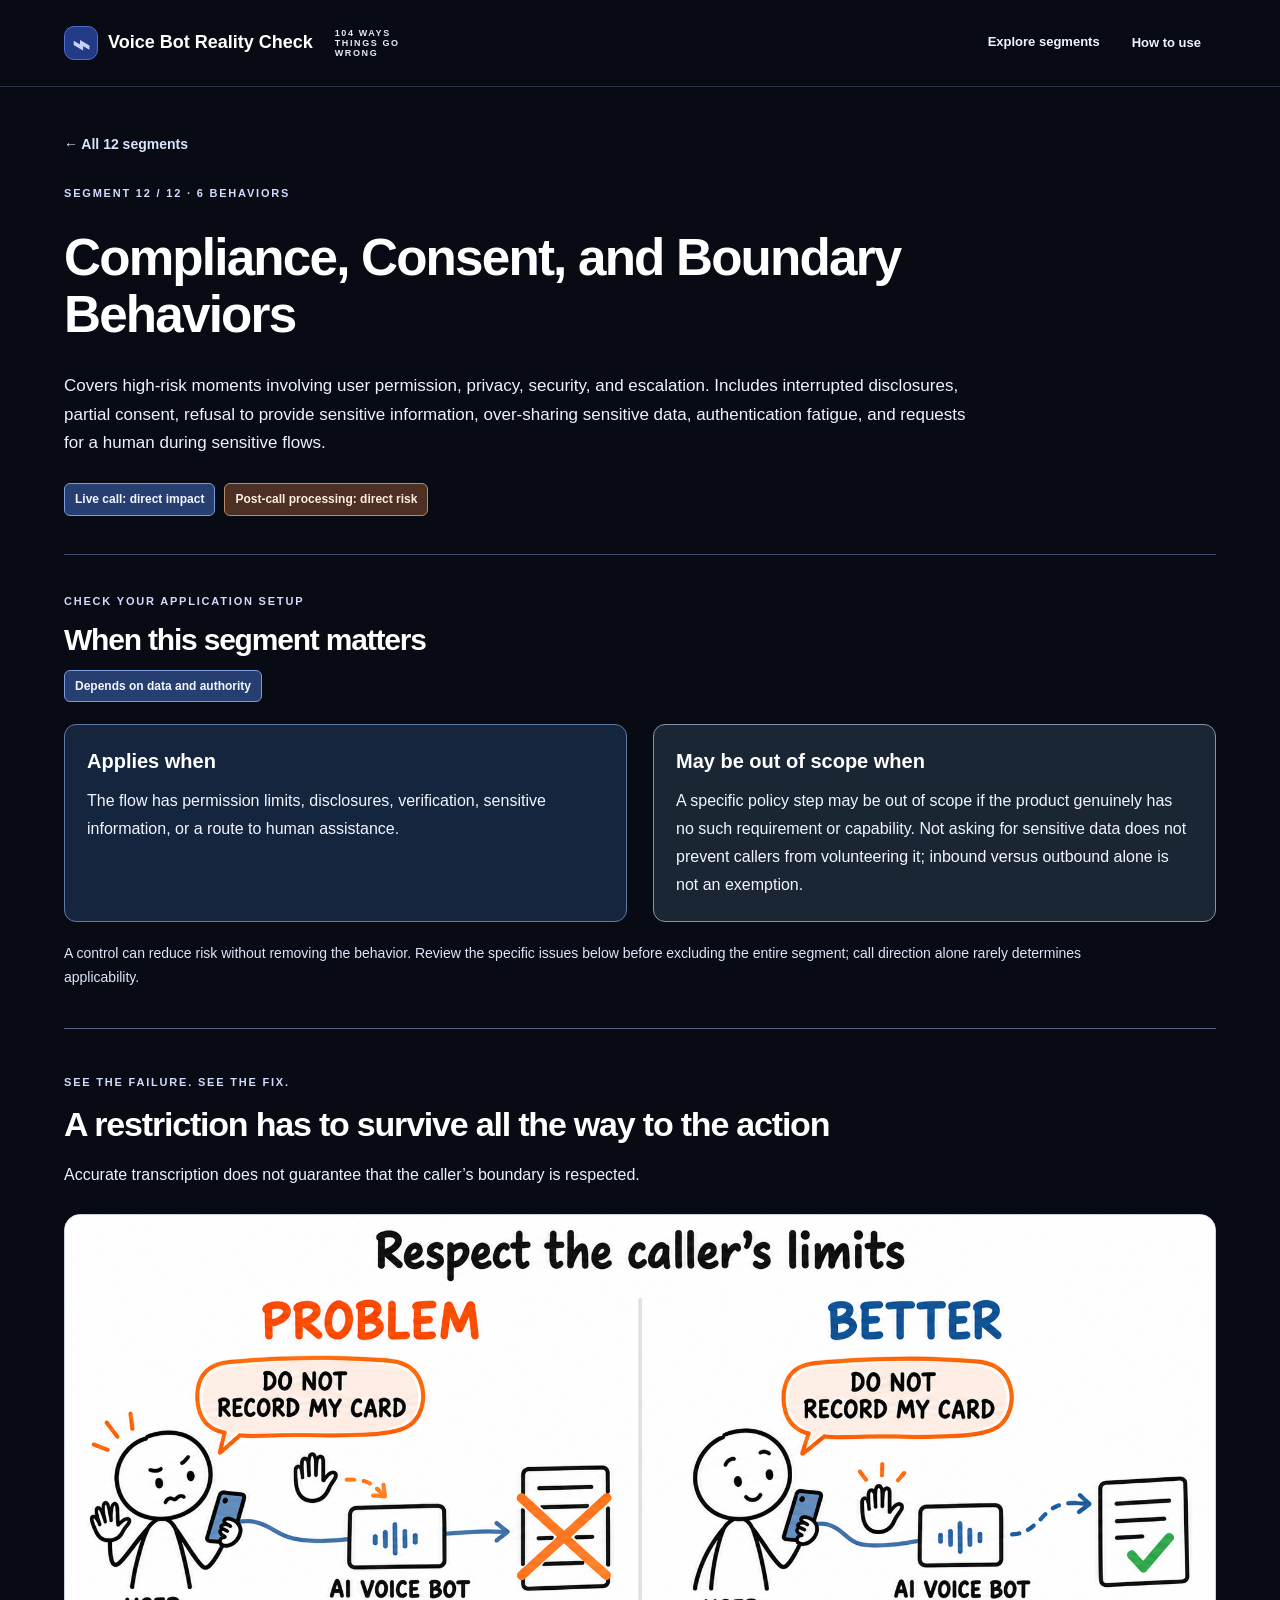
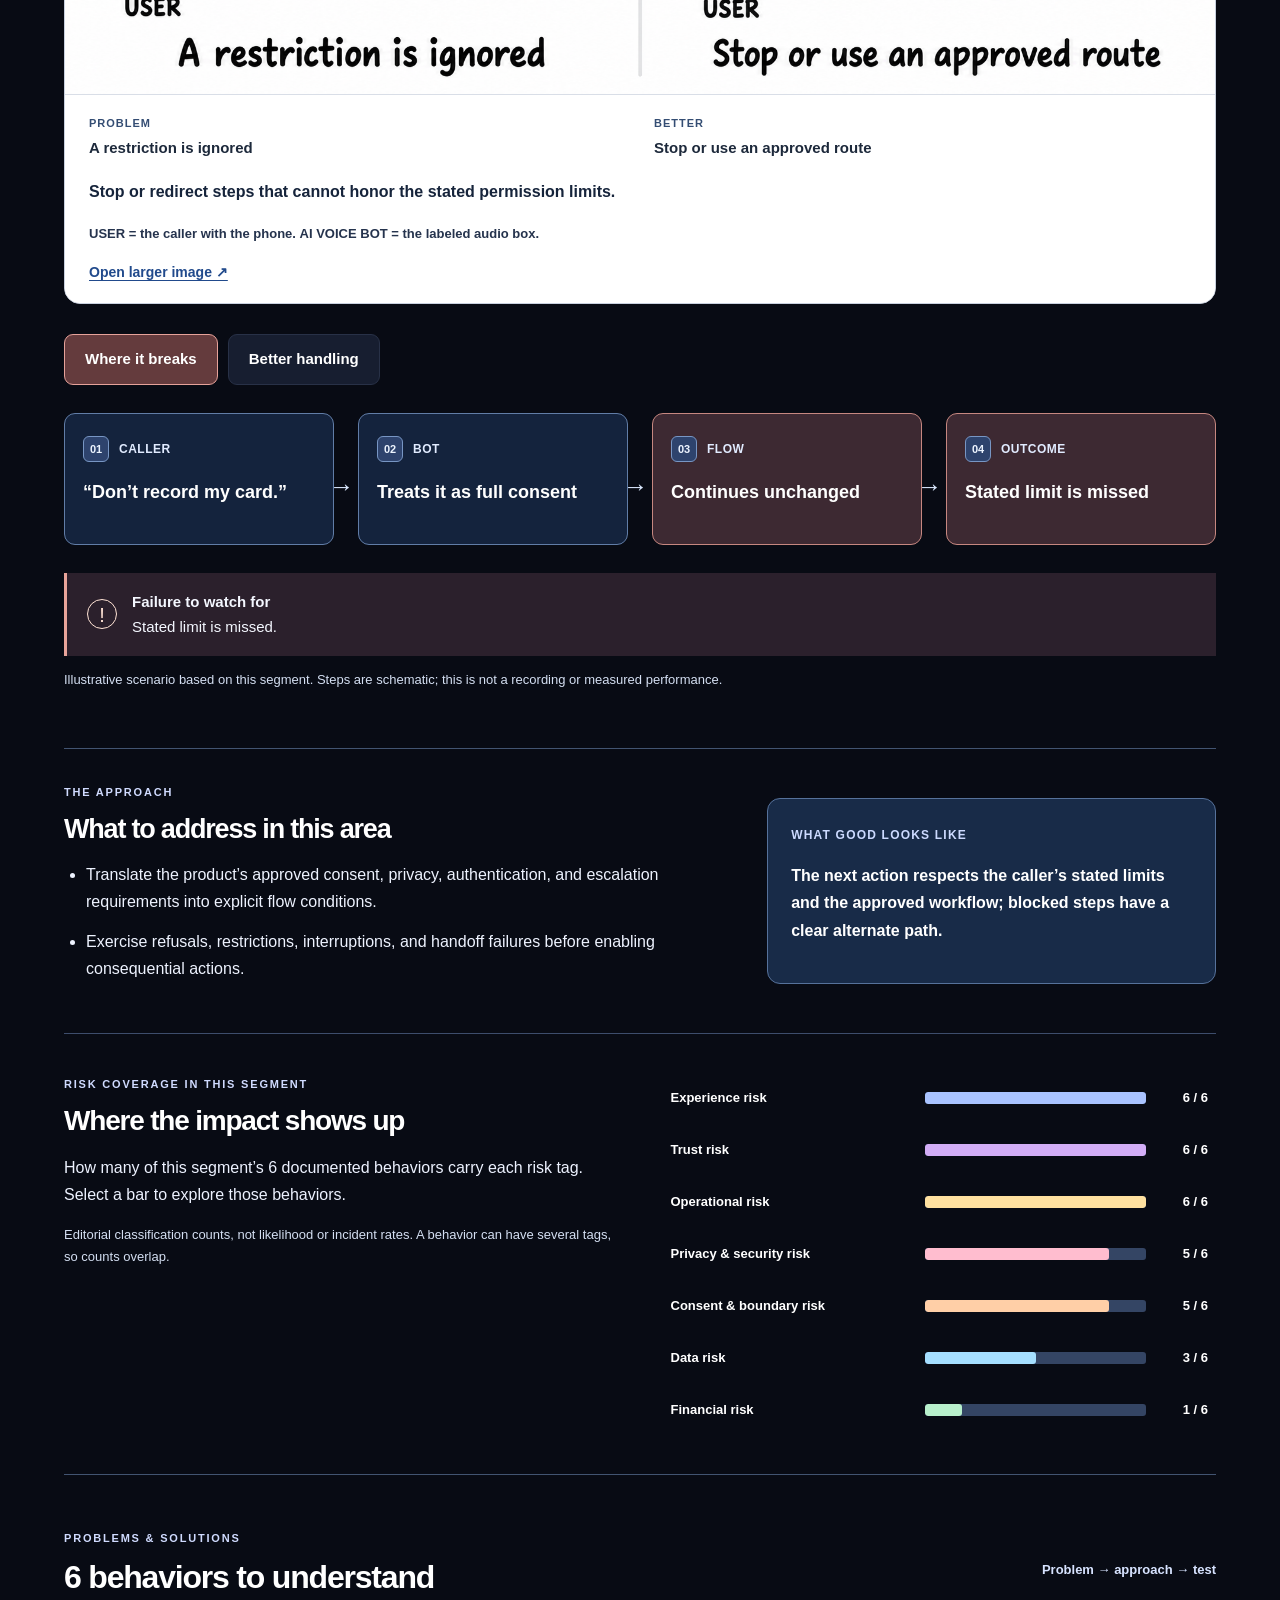
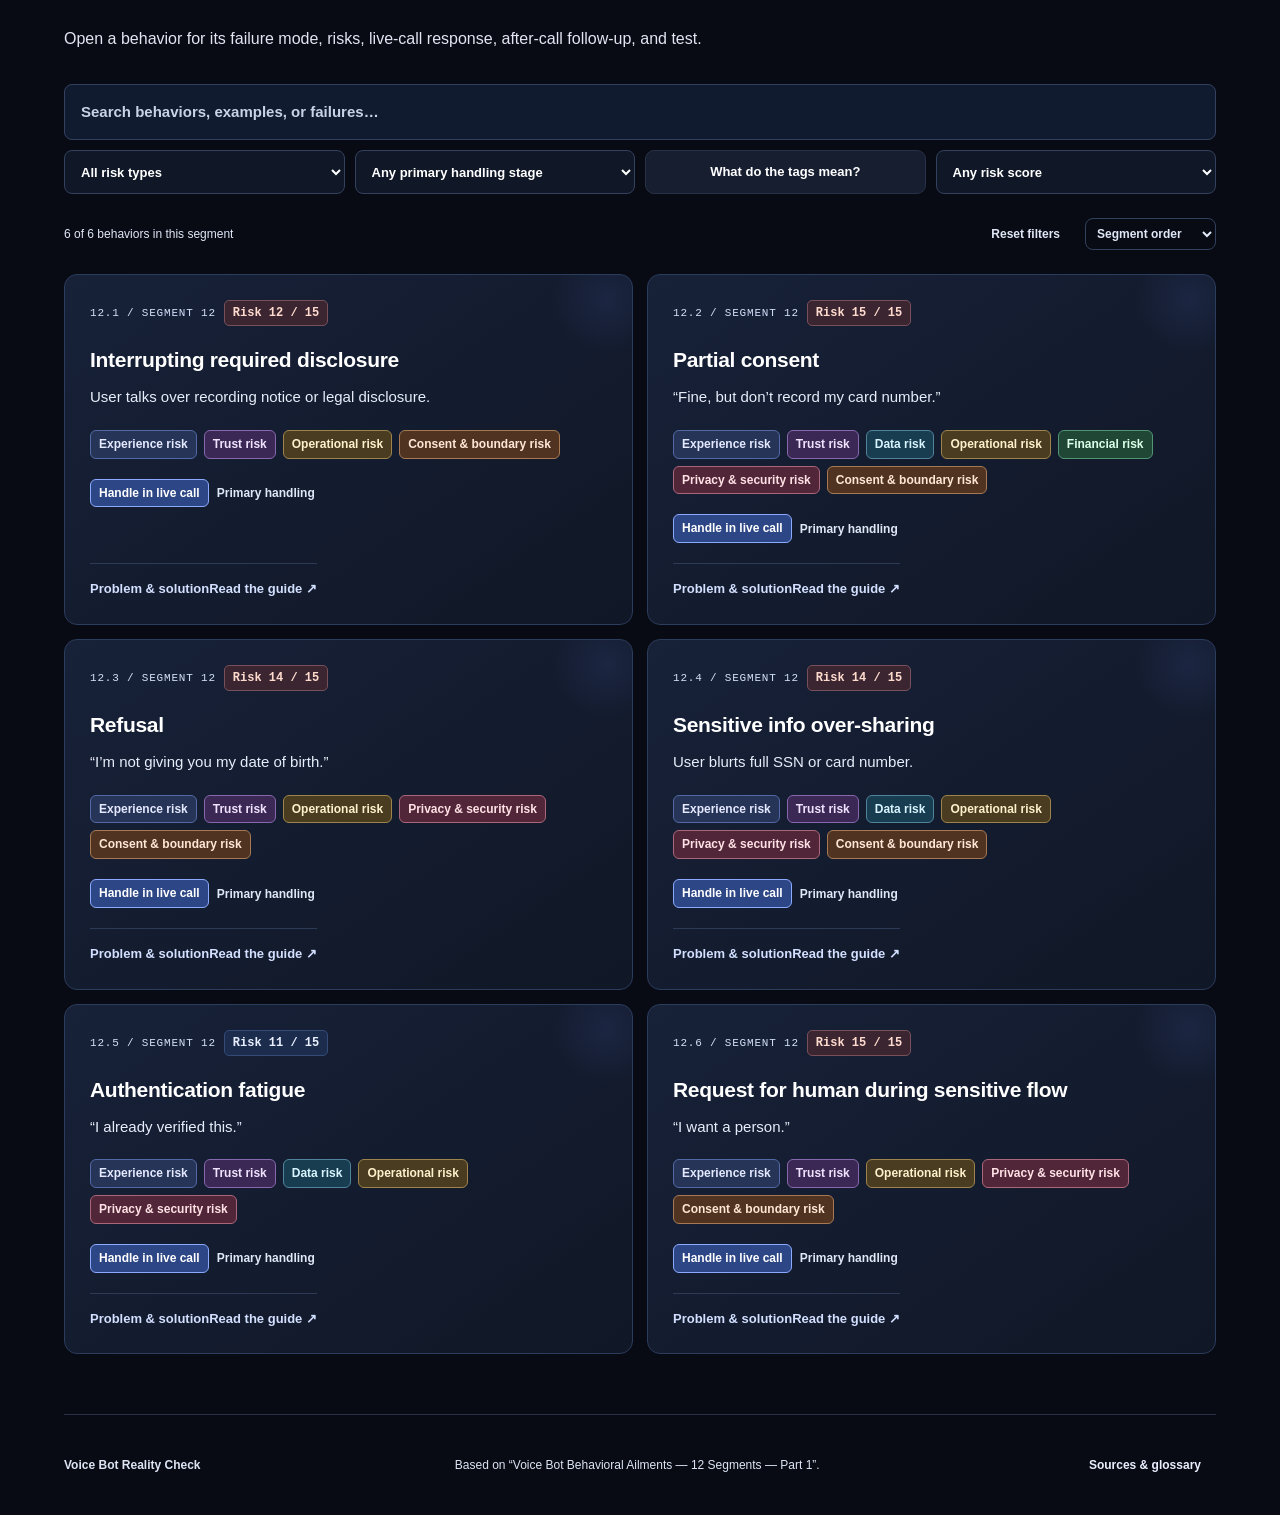
<file: site/segments/consent-and-boundaries.html>
<!doctype html><html lang="en"><head><meta charset="utf-8"><meta name="viewport" content="width=device-width,initial-scale=1"><meta name="description" content="Permission, refusal, sensitive data, and escalation boundaries the bot misses."><title>Compliance, Consent, and Boundary Behaviors — Voice Bot Reality Check</title><link rel="stylesheet" href="../style.css?v=full-width-problems-12"></head><body data-segment="12" data-root="../"><header><a class="brand" href="../index.html"><span class="logo">⌁</span> Voice Bot Reality Check<span class="edition">104 WAYS THINGS GO WRONG</span></a><nav><a class="nav-link" href="../index.html#segments-home">Explore segments</a><button id="about">How to use</button></nav></header>
<main><section class="segment-hero"><a class="back-link" href="../index.html#segments-home">← All 12 segments</a><div class="eyebrow">SEGMENT 12 / 12 · 6 BEHAVIORS</div><h1>Compliance, Consent, and Boundary Behaviors</h1><p>Covers high-risk moments involving user permission, privacy, security, and escalation. Includes interrupted disclosures, partial consent, refusal to provide sensitive information, over-sharing sensitive data, authentication fatigue, and requests for a human during sensitive flows.</p><div class="segment-impact"><span class="impact-flag live-impact">Live call: direct impact</span><span class="impact-flag post-impact">Post-call processing: direct risk</span></div></section><section id="segmentApplicability" class="segment-applicability"></section><section id="conceptVisual" class="concept-section" aria-label="Visual explanation"></section><section class="segment-approach"><div><div class="section-index">THE APPROACH</div><h2>What to address in this area</h2><ul><li>Translate the product’s approved consent, privacy, authentication, and escalation requirements into explicit flow conditions.</li><li>Exercise refusals, restrictions, interruptions, and handoff failures before enabling consequential actions.</li></ul></div><div class="segment-success"><span class="detail-label">WHAT GOOD LOOKS LIKE</span><p>The next action respects the caller’s stated limits and the approved workflow; blocked steps have a clear alternate path.</p></div></section><section id="riskCoverage" class="risk-coverage" aria-label="Risk coverage chart"></section><section id="library"><div class="sectionhead"><div><div class="section-index">PROBLEMS & SOLUTIONS</div><h2 id="viewTitle">6 behaviors to understand</h2></div><span class="library-note">Problem → approach → test</span></div><p class="muted" id="viewHint">Open a behavior for its failure mode, risks, live-call response, after-call follow-up, and test.</p><div class="workspace workspace-full"><div class="results"><div class="filters"><input id="search" type="search" placeholder="Search behaviors, examples, or failures…" aria-label="Search behaviors"><select id="riskType" aria-label="Risk type"><option value="all">All risk types</option><option value="experience">Experience risk</option><option value="trust">Trust risk</option><option value="data">Data risk</option><option value="operational">Operational risk</option><option value="financial">Financial risk</option><option value="privacy">Privacy & security risk</option><option value="consent">Consent & boundary risk</option><option value="accessibility">Accessibility risk</option></select><select id="handling" aria-label="Primary handling stage"><option value="all">Any primary handling stage</option><option value="live">Handle in live call first</option><option value="after">Handle after call first</option></select><button id="tagHelp" class="tag-help">What do the tags mean?</button><select id="risk" aria-label="Risk score filter"><option value="0">Any risk score</option><option value="12">Score 12–15</option><option value="9">Score 9–11</option><option value="3">Score 3–8</option></select></div><div class="resultline"><span id="resultCount" aria-live="polite"></span><button id="reset">Reset filters</button><select id="sort" aria-label="Sort behaviors"><option value="source">Segment order</option><option value="risk">Highest risk first</option></select></div><div id="segmentIntro"></div><div id="cards"></div></div></div></section><footer><b>Voice Bot Reality Check</b><span>Based on “Voice Bot Behavioral Ailments — 12 Segments — Part 1”.</span><button id="sources">Sources & glossary</button></footer></main>
<dialog id="modal"><button class="close" aria-label="Close dialog">×</button><div id="modalBody"></div></dialog><div id="toast" role="status"></div><script src="../data.js"></script><script src="../solutions.js"></script><script src="../risk-tags.js"></script><script src="../segment-guide.js"></script><script src="../concepts.js"></script><script src="../visuals.js"></script><script src="../applicability.js"></script><script src="../app.js"></script></body></html>
</file>
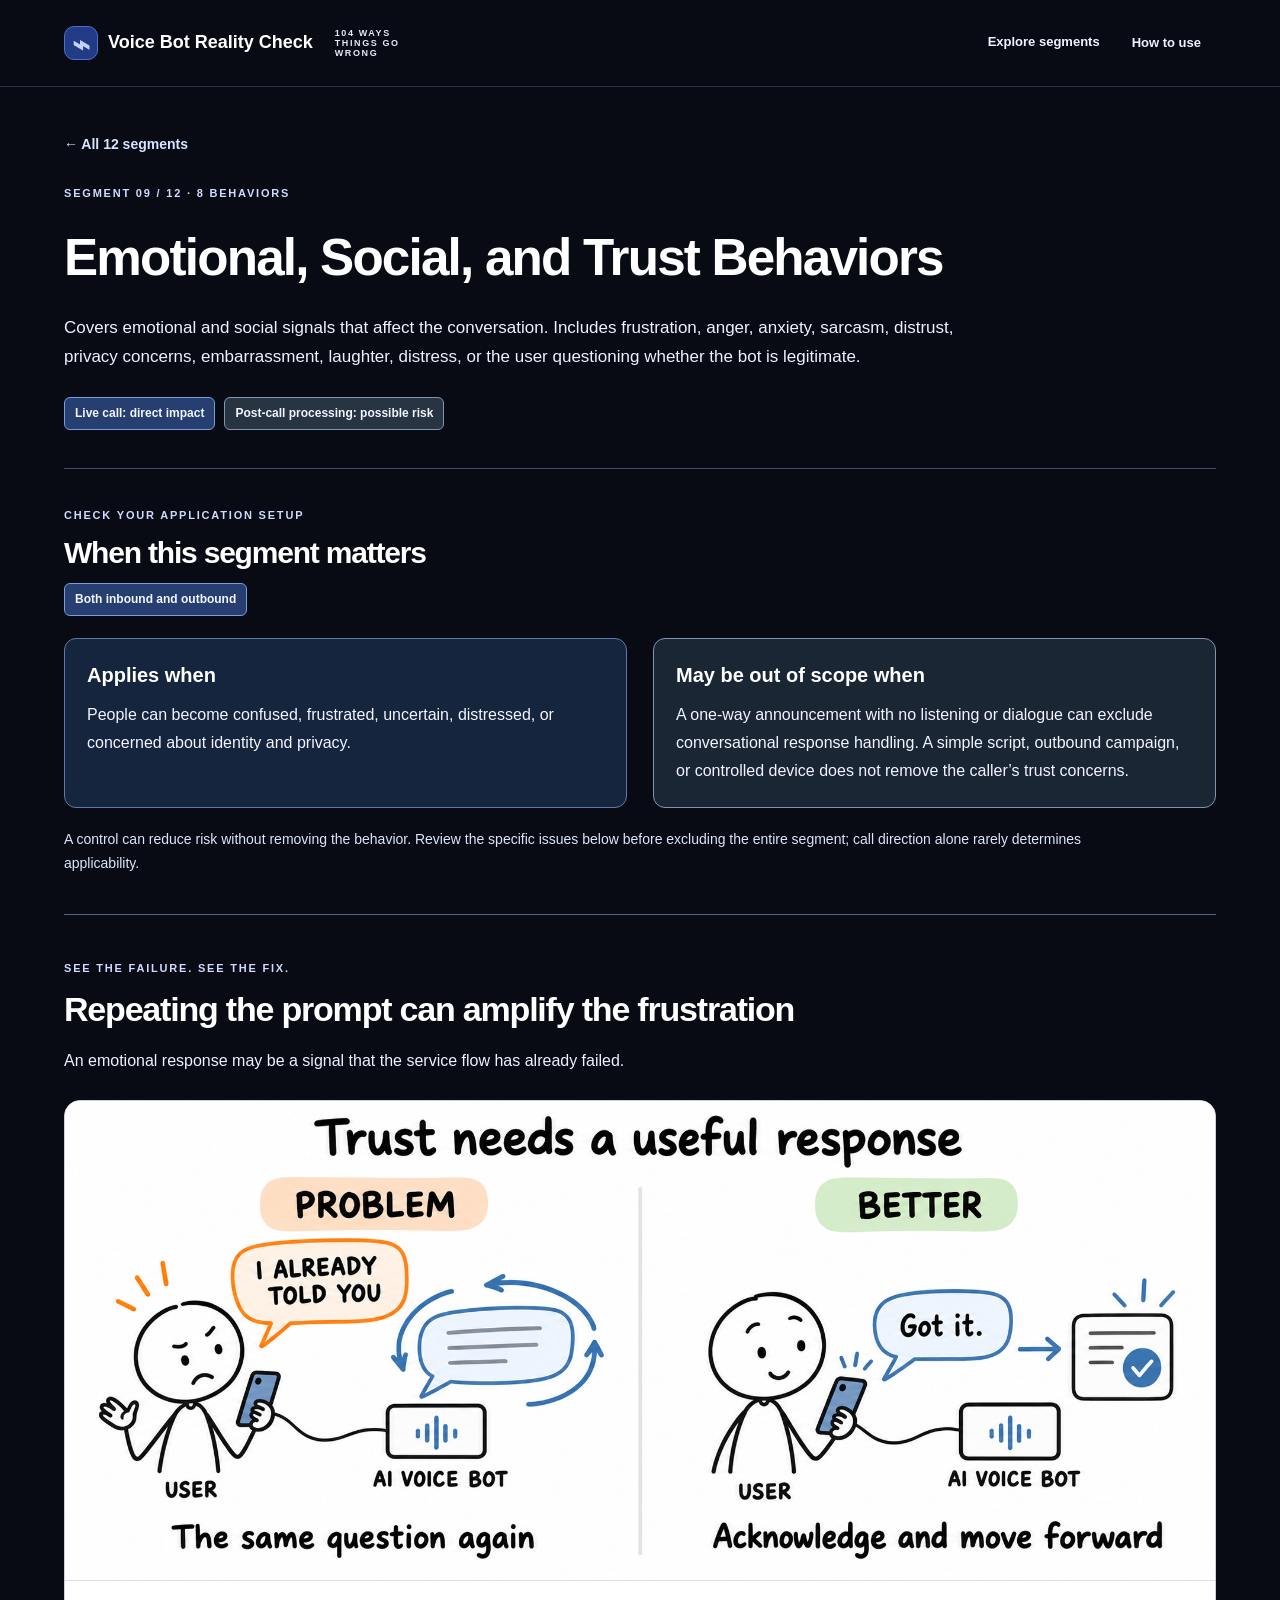
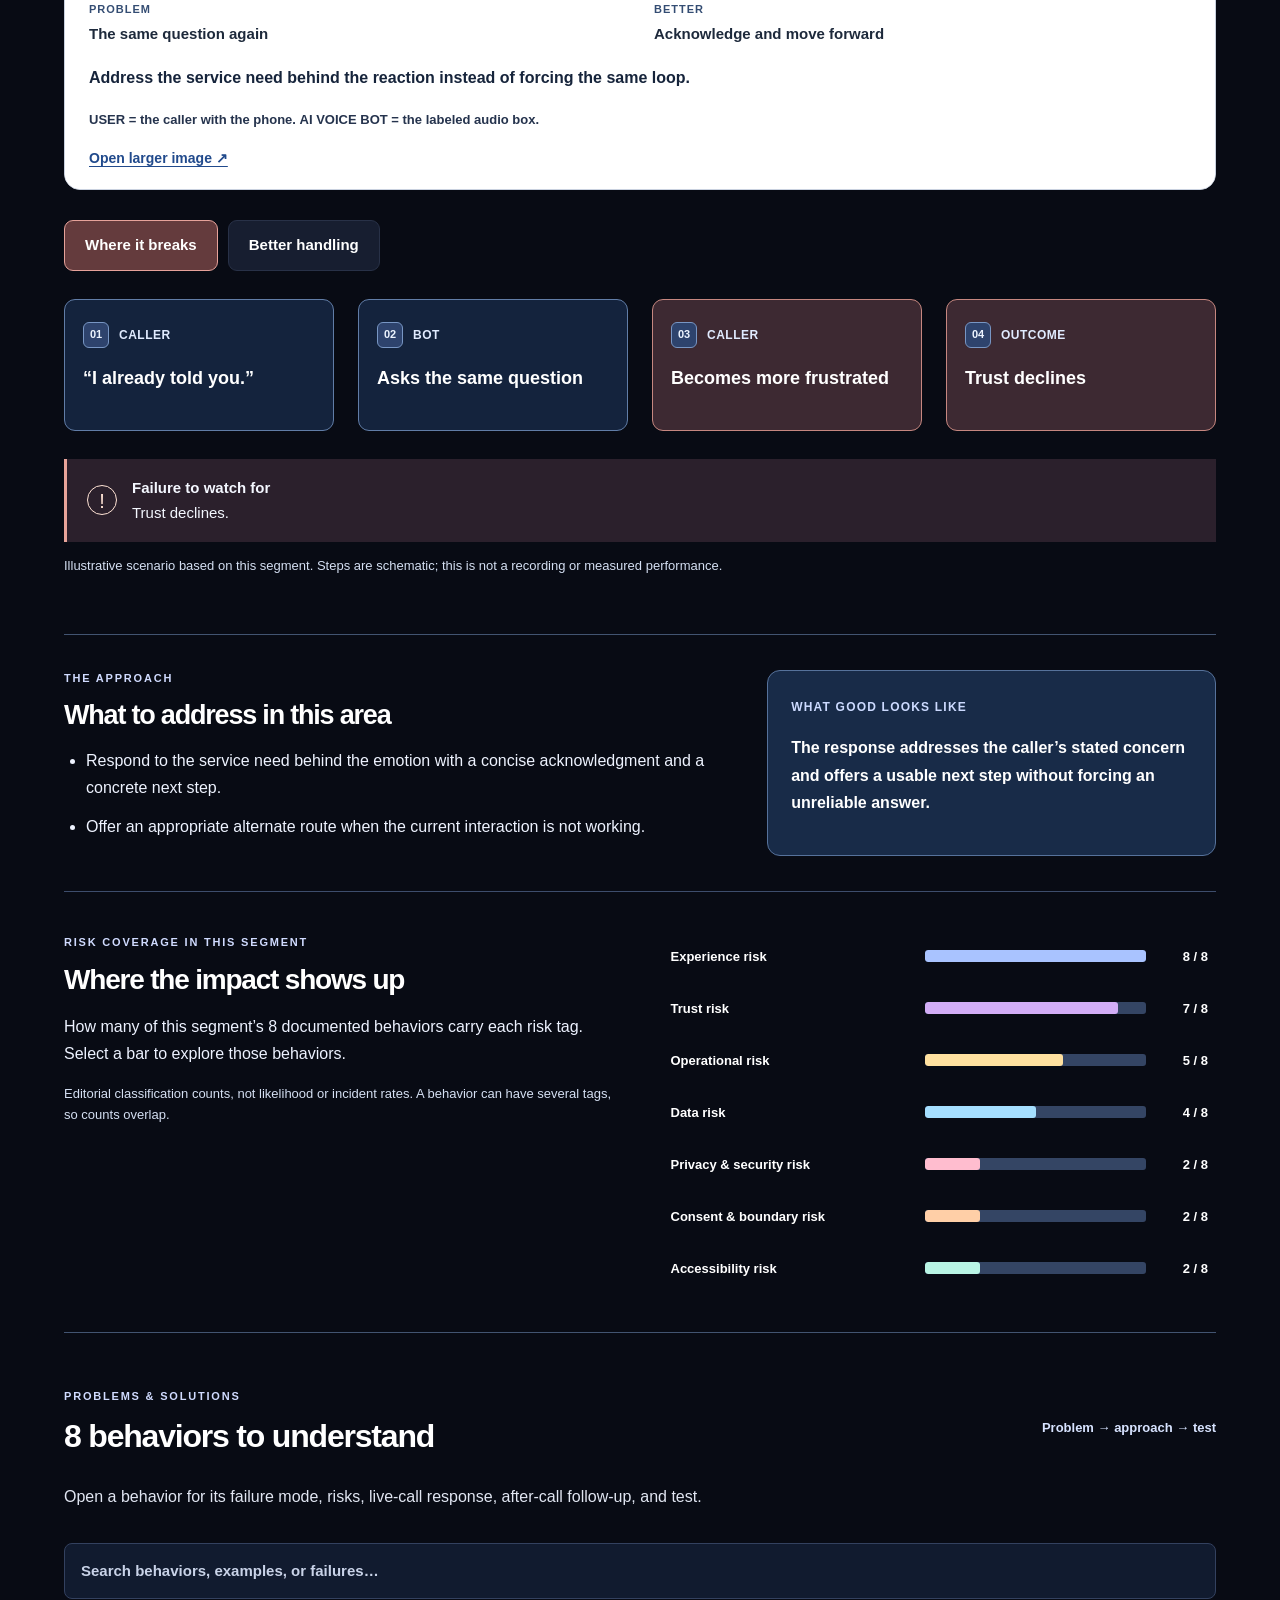
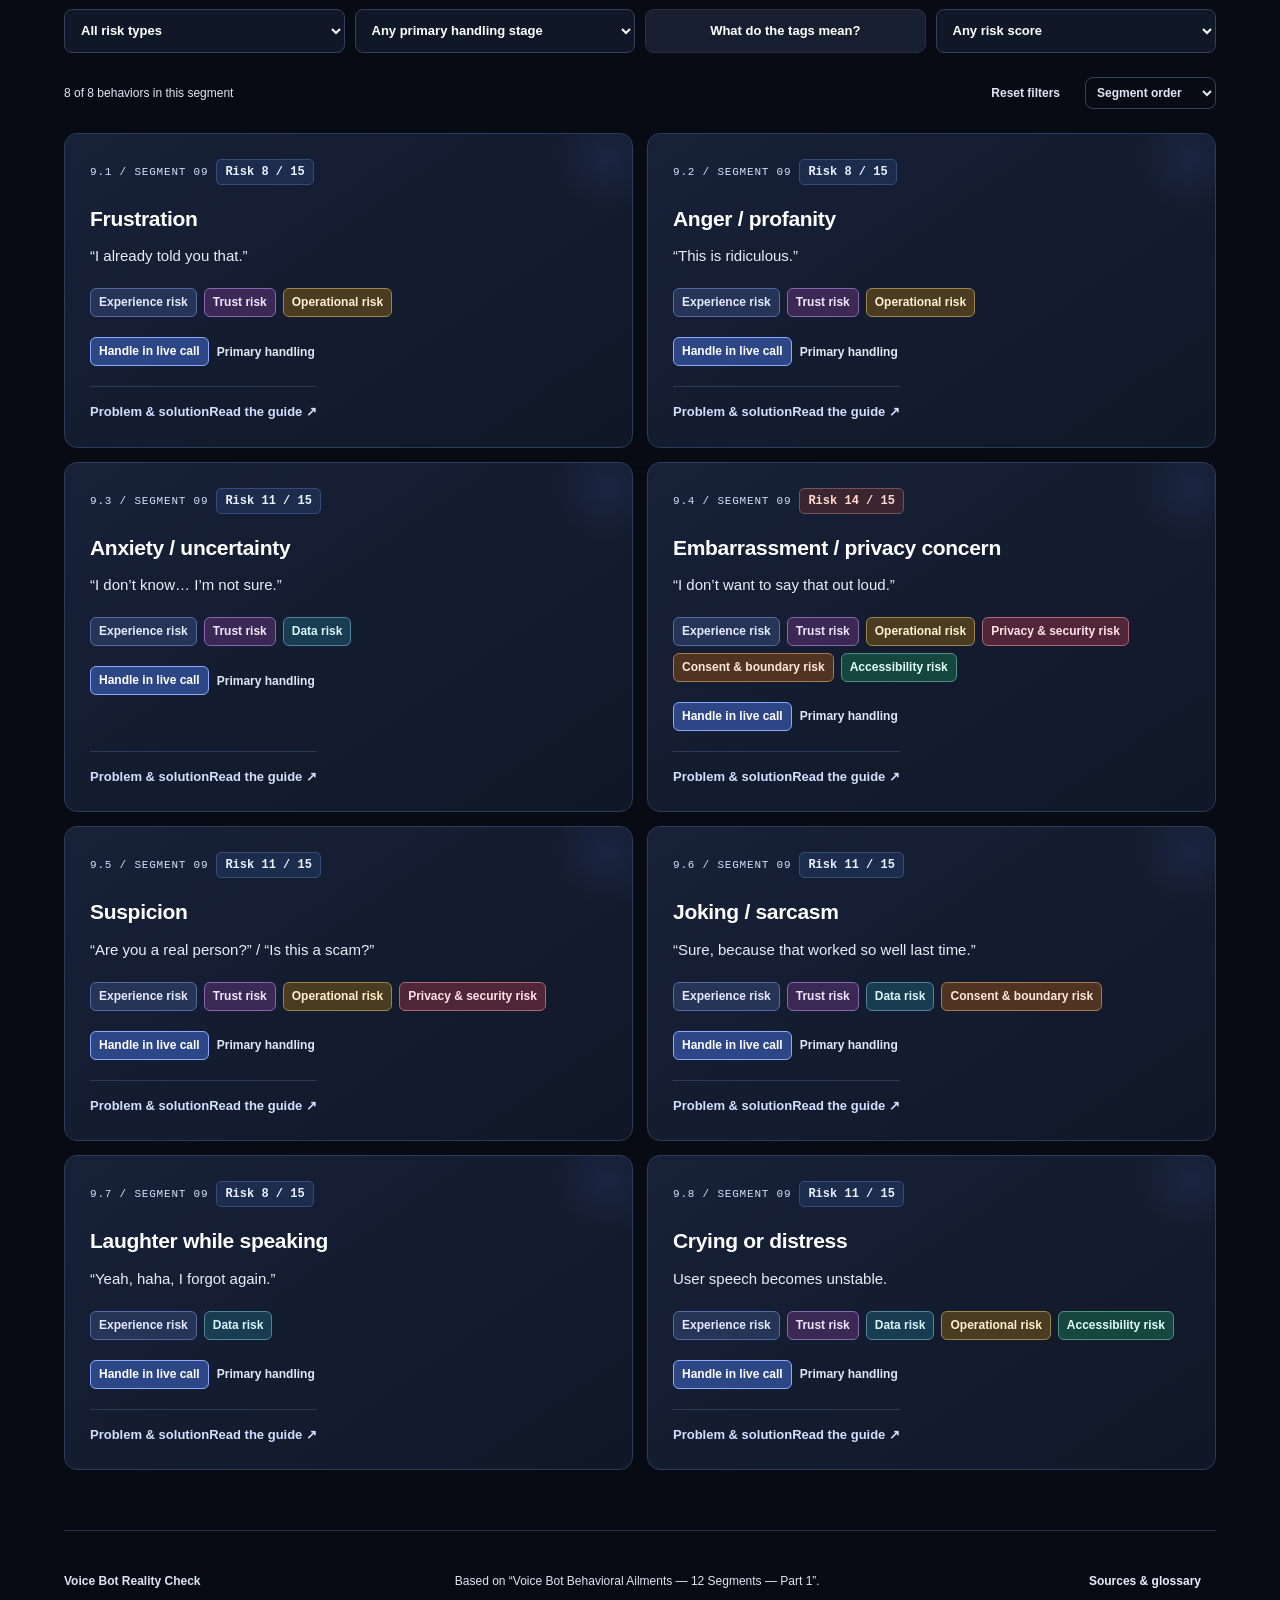
<file: site/segments/emotion-and-trust.html>
<!doctype html><html lang="en"><head><meta charset="utf-8"><meta name="viewport" content="width=device-width,initial-scale=1"><meta name="description" content="Frustration, distress, and privacy concerns the bot fails to respond to."><title>Emotional, Social, and Trust Behaviors — Voice Bot Reality Check</title><link rel="stylesheet" href="../style.css?v=full-width-problems-12"></head><body data-segment="9" data-root="../"><header><a class="brand" href="../index.html"><span class="logo">⌁</span> Voice Bot Reality Check<span class="edition">104 WAYS THINGS GO WRONG</span></a><nav><a class="nav-link" href="../index.html#segments-home">Explore segments</a><button id="about">How to use</button></nav></header>
<main><section class="segment-hero"><a class="back-link" href="../index.html#segments-home">← All 12 segments</a><div class="eyebrow">SEGMENT 09 / 12 · 8 BEHAVIORS</div><h1>Emotional, Social, and Trust Behaviors</h1><p>Covers emotional and social signals that affect the conversation. Includes frustration, anger, anxiety, sarcasm, distrust, privacy concerns, embarrassment, laughter, distress, or the user questioning whether the bot is legitimate.</p><div class="segment-impact"><span class="impact-flag live-impact">Live call: direct impact</span><span class="impact-flag possible-impact">Post-call processing: possible risk</span></div></section><section id="segmentApplicability" class="segment-applicability"></section><section id="conceptVisual" class="concept-section" aria-label="Visual explanation"></section><section class="segment-approach"><div><div class="section-index">THE APPROACH</div><h2>What to address in this area</h2><ul><li>Respond to the service need behind the emotion with a concise acknowledgment and a concrete next step.</li><li>Offer an appropriate alternate route when the current interaction is not working.</li></ul></div><div class="segment-success"><span class="detail-label">WHAT GOOD LOOKS LIKE</span><p>The response addresses the caller’s stated concern and offers a usable next step without forcing an unreliable answer.</p></div></section><section id="riskCoverage" class="risk-coverage" aria-label="Risk coverage chart"></section><section id="library"><div class="sectionhead"><div><div class="section-index">PROBLEMS & SOLUTIONS</div><h2 id="viewTitle">8 behaviors to understand</h2></div><span class="library-note">Problem → approach → test</span></div><p class="muted" id="viewHint">Open a behavior for its failure mode, risks, live-call response, after-call follow-up, and test.</p><div class="workspace workspace-full"><div class="results"><div class="filters"><input id="search" type="search" placeholder="Search behaviors, examples, or failures…" aria-label="Search behaviors"><select id="riskType" aria-label="Risk type"><option value="all">All risk types</option><option value="experience">Experience risk</option><option value="trust">Trust risk</option><option value="data">Data risk</option><option value="operational">Operational risk</option><option value="financial">Financial risk</option><option value="privacy">Privacy & security risk</option><option value="consent">Consent & boundary risk</option><option value="accessibility">Accessibility risk</option></select><select id="handling" aria-label="Primary handling stage"><option value="all">Any primary handling stage</option><option value="live">Handle in live call first</option><option value="after">Handle after call first</option></select><button id="tagHelp" class="tag-help">What do the tags mean?</button><select id="risk" aria-label="Risk score filter"><option value="0">Any risk score</option><option value="12">Score 12–15</option><option value="9">Score 9–11</option><option value="3">Score 3–8</option></select></div><div class="resultline"><span id="resultCount" aria-live="polite"></span><button id="reset">Reset filters</button><select id="sort" aria-label="Sort behaviors"><option value="source">Segment order</option><option value="risk">Highest risk first</option></select></div><div id="segmentIntro"></div><div id="cards"></div></div></div></section><footer><b>Voice Bot Reality Check</b><span>Based on “Voice Bot Behavioral Ailments — 12 Segments — Part 1”.</span><button id="sources">Sources & glossary</button></footer></main>
<dialog id="modal"><button class="close" aria-label="Close dialog">×</button><div id="modalBody"></div></dialog><div id="toast" role="status"></div><script src="../data.js"></script><script src="../solutions.js"></script><script src="../risk-tags.js"></script><script src="../segment-guide.js"></script><script src="../concepts.js"></script><script src="../visuals.js"></script><script src="../applicability.js"></script><script src="../app.js"></script></body></html>
</file>
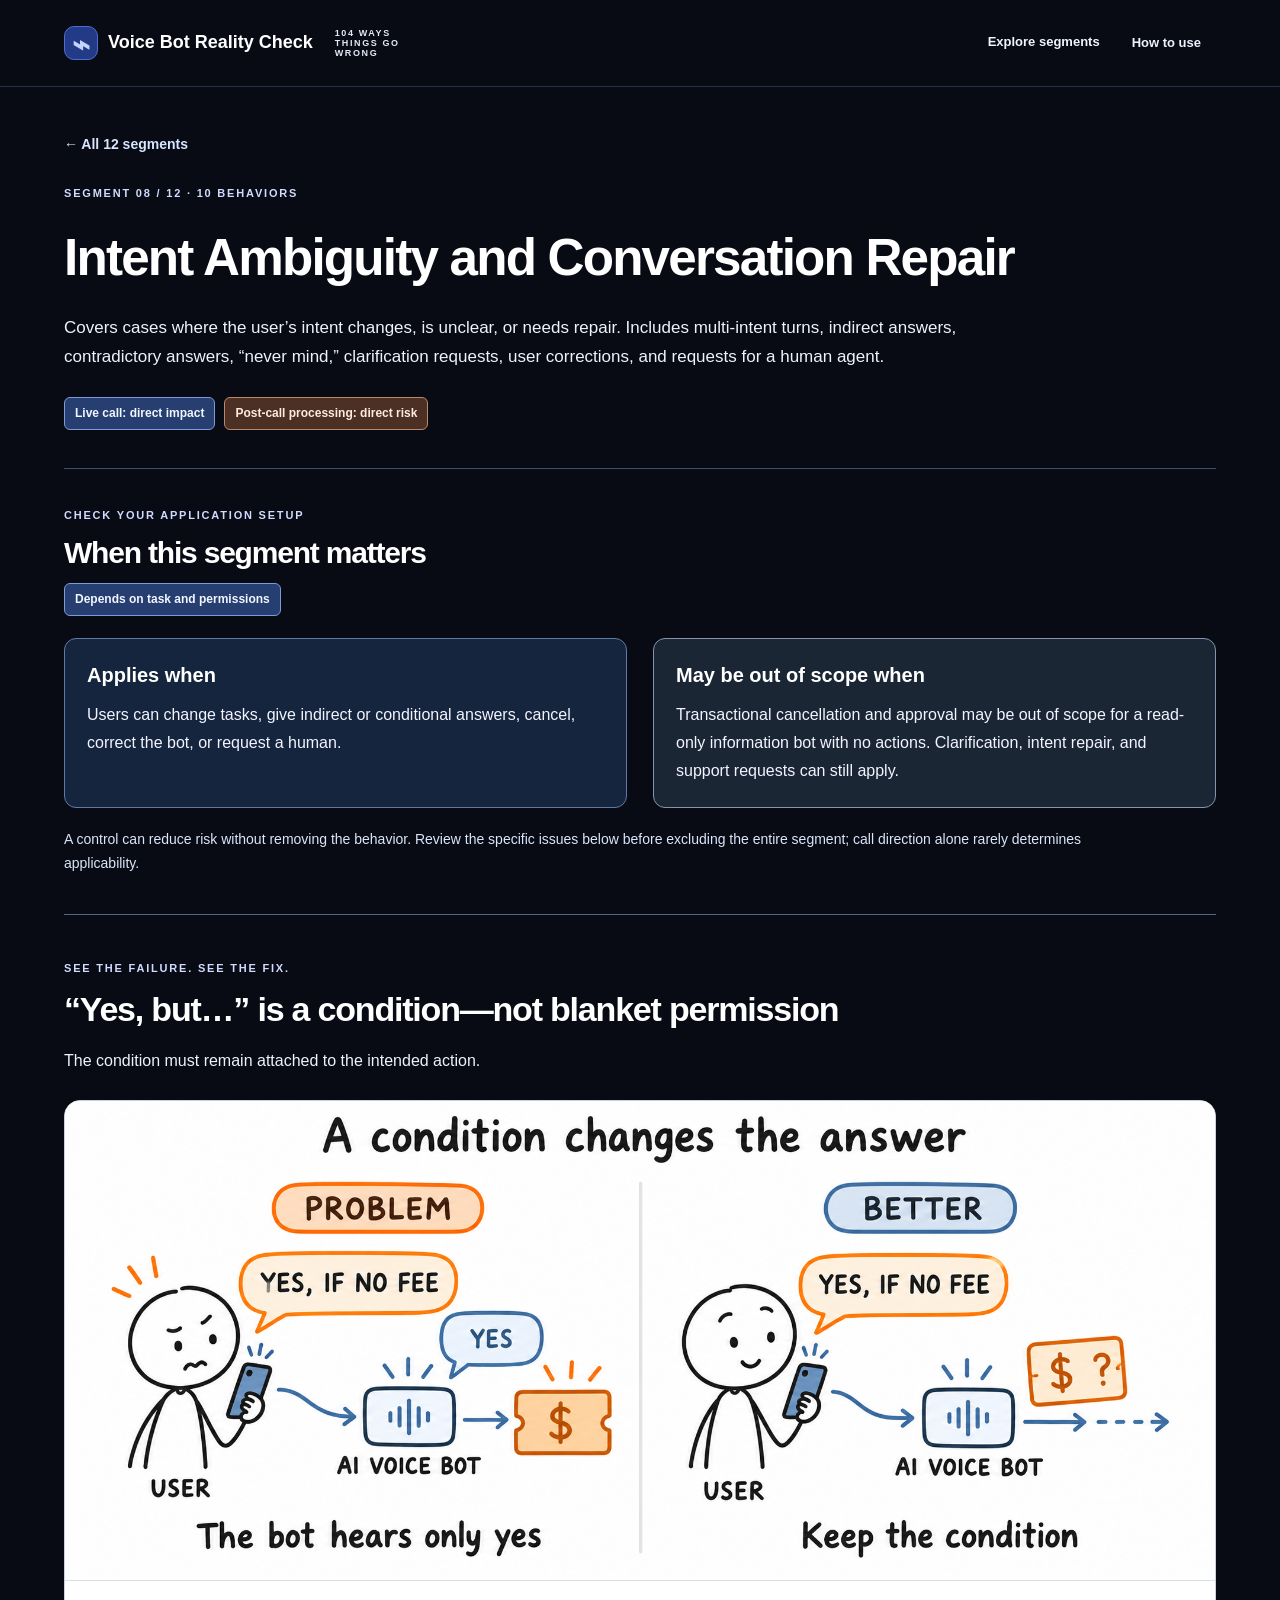
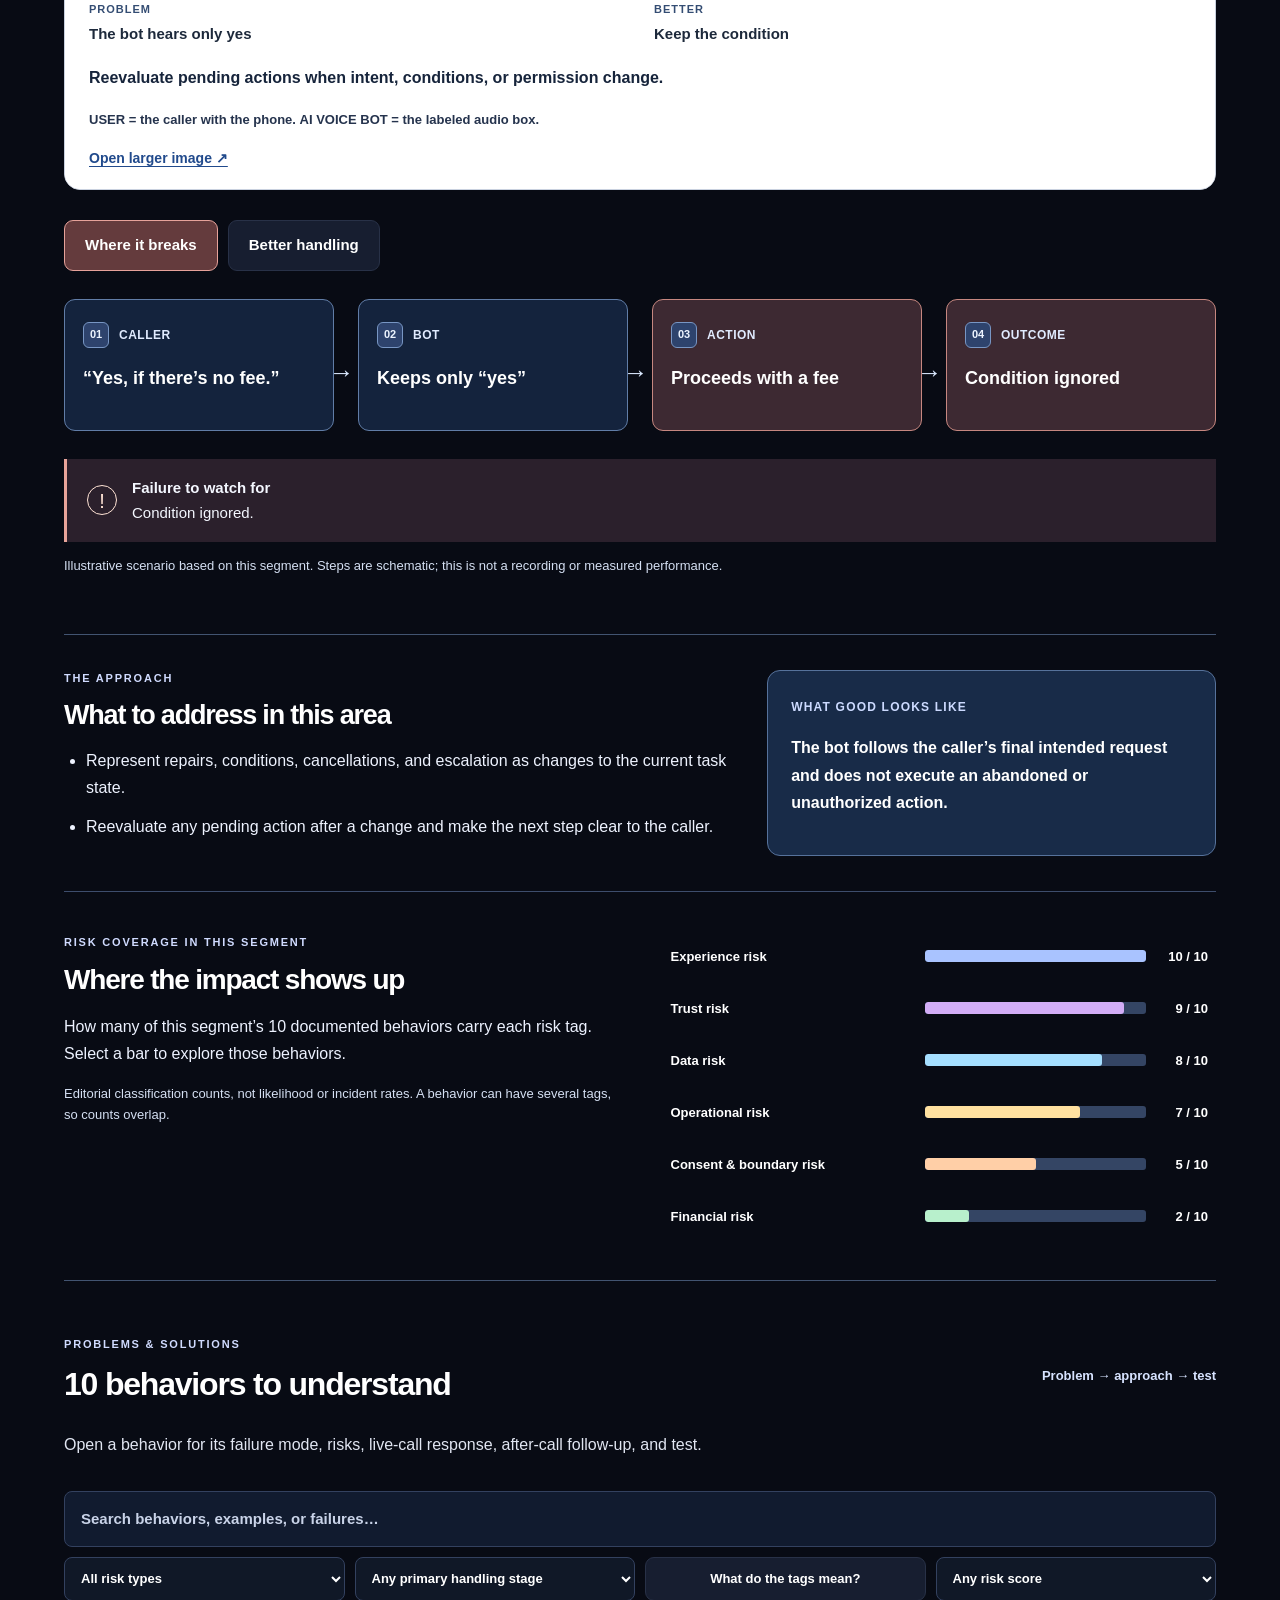
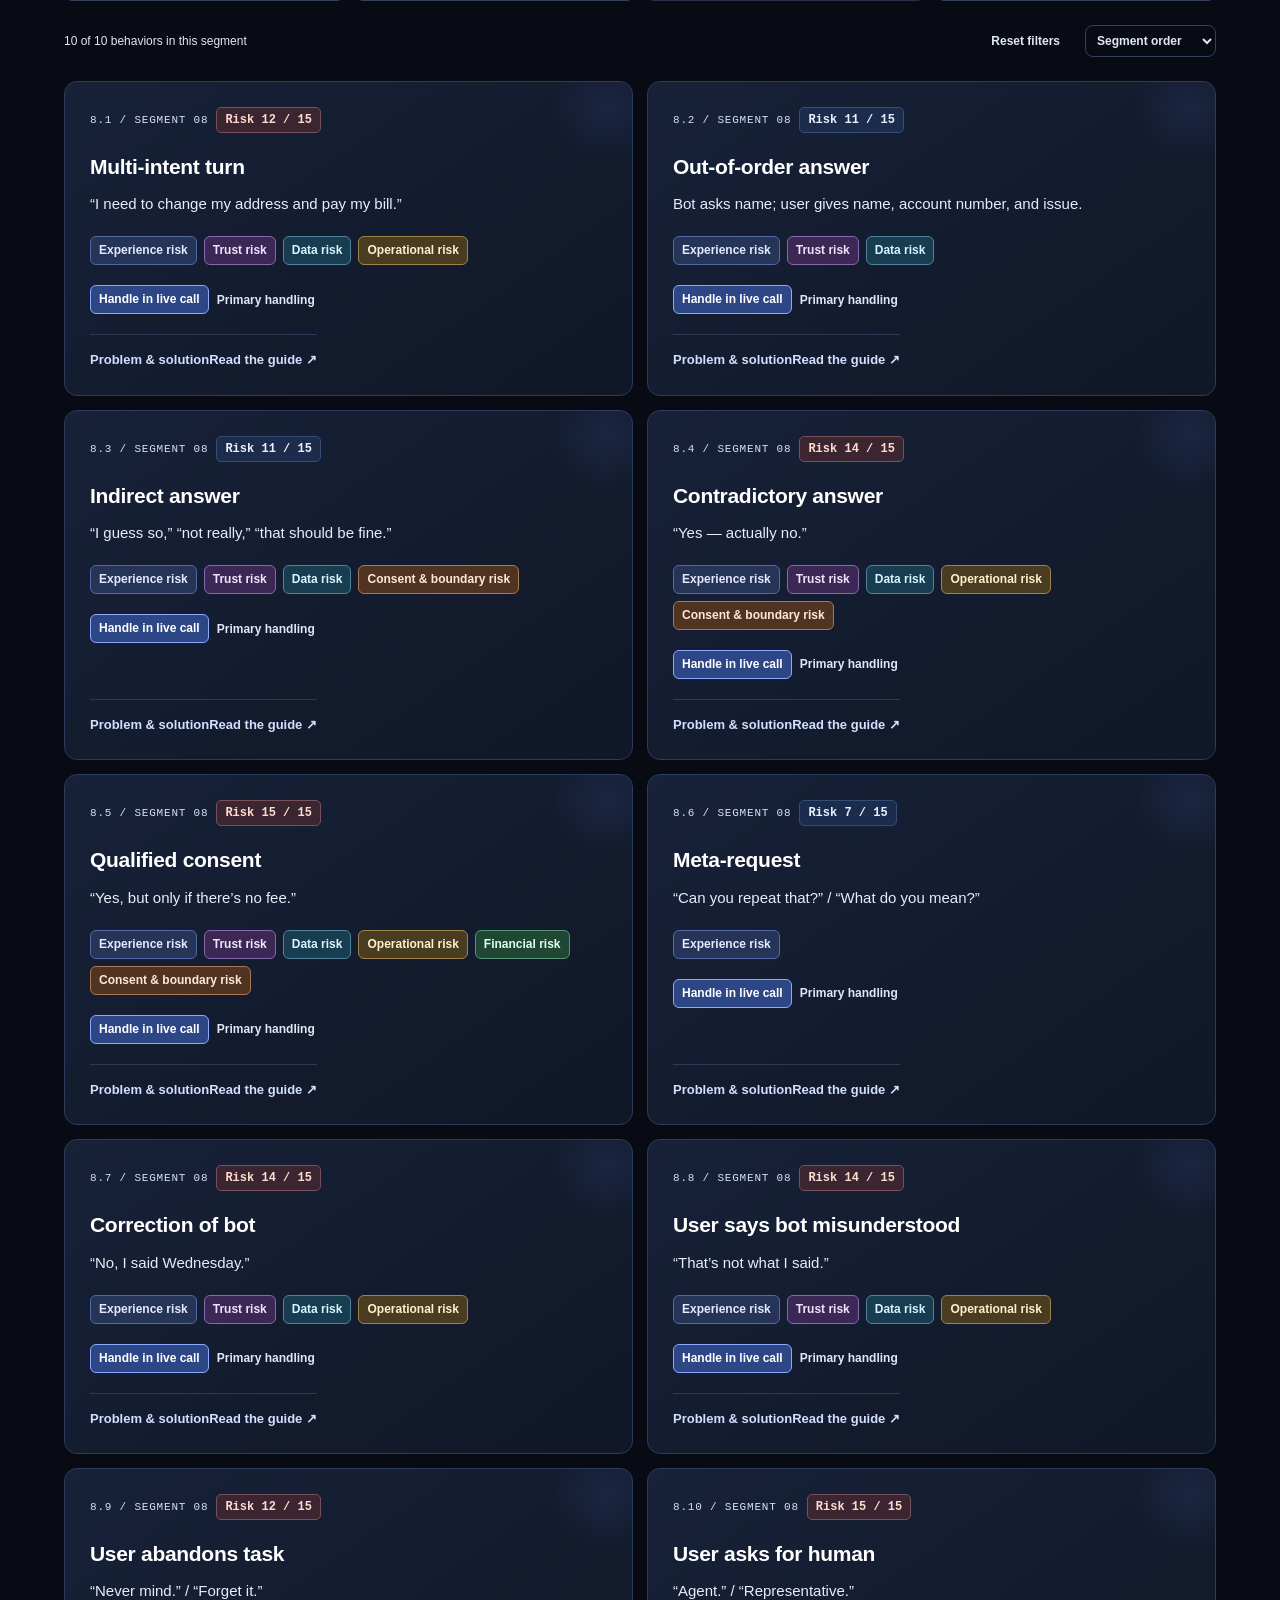
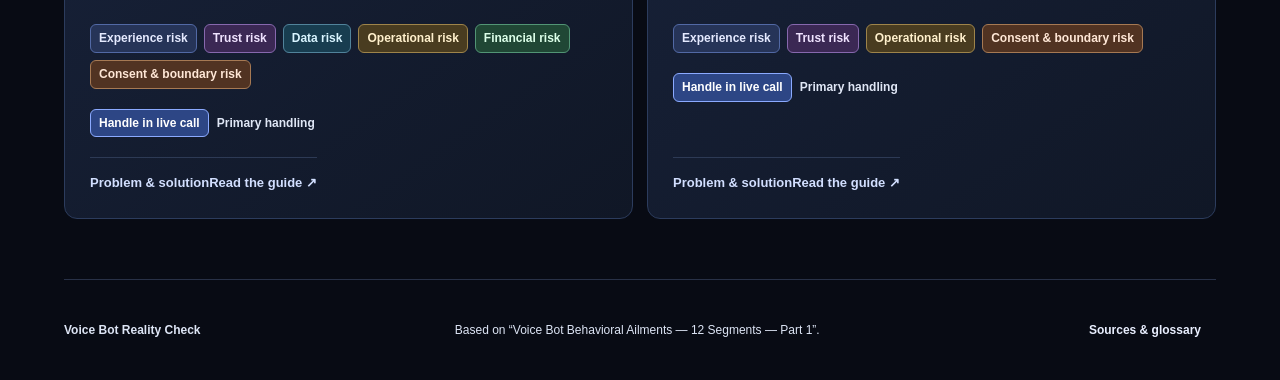
<file: site/segments/intent-and-repair.html>
<!doctype html><html lang="en"><head><meta charset="utf-8"><meta name="viewport" content="width=device-width,initial-scale=1"><meta name="description" content="Changed intentions, conditional answers, and requests the bot fails to follow."><title>Intent Ambiguity and Conversation Repair — Voice Bot Reality Check</title><link rel="stylesheet" href="../style.css?v=full-width-problems-12"></head><body data-segment="8" data-root="../"><header><a class="brand" href="../index.html"><span class="logo">⌁</span> Voice Bot Reality Check<span class="edition">104 WAYS THINGS GO WRONG</span></a><nav><a class="nav-link" href="../index.html#segments-home">Explore segments</a><button id="about">How to use</button></nav></header>
<main><section class="segment-hero"><a class="back-link" href="../index.html#segments-home">← All 12 segments</a><div class="eyebrow">SEGMENT 08 / 12 · 10 BEHAVIORS</div><h1>Intent Ambiguity and Conversation Repair</h1><p>Covers cases where the user’s intent changes, is unclear, or needs repair. Includes multi-intent turns, indirect answers, contradictory answers, “never mind,” clarification requests, user corrections, and requests for a human agent.</p><div class="segment-impact"><span class="impact-flag live-impact">Live call: direct impact</span><span class="impact-flag post-impact">Post-call processing: direct risk</span></div></section><section id="segmentApplicability" class="segment-applicability"></section><section id="conceptVisual" class="concept-section" aria-label="Visual explanation"></section><section class="segment-approach"><div><div class="section-index">THE APPROACH</div><h2>What to address in this area</h2><ul><li>Represent repairs, conditions, cancellations, and escalation as changes to the current task state.</li><li>Reevaluate any pending action after a change and make the next step clear to the caller.</li></ul></div><div class="segment-success"><span class="detail-label">WHAT GOOD LOOKS LIKE</span><p>The bot follows the caller’s final intended request and does not execute an abandoned or unauthorized action.</p></div></section><section id="riskCoverage" class="risk-coverage" aria-label="Risk coverage chart"></section><section id="library"><div class="sectionhead"><div><div class="section-index">PROBLEMS & SOLUTIONS</div><h2 id="viewTitle">10 behaviors to understand</h2></div><span class="library-note">Problem → approach → test</span></div><p class="muted" id="viewHint">Open a behavior for its failure mode, risks, live-call response, after-call follow-up, and test.</p><div class="workspace workspace-full"><div class="results"><div class="filters"><input id="search" type="search" placeholder="Search behaviors, examples, or failures…" aria-label="Search behaviors"><select id="riskType" aria-label="Risk type"><option value="all">All risk types</option><option value="experience">Experience risk</option><option value="trust">Trust risk</option><option value="data">Data risk</option><option value="operational">Operational risk</option><option value="financial">Financial risk</option><option value="privacy">Privacy & security risk</option><option value="consent">Consent & boundary risk</option><option value="accessibility">Accessibility risk</option></select><select id="handling" aria-label="Primary handling stage"><option value="all">Any primary handling stage</option><option value="live">Handle in live call first</option><option value="after">Handle after call first</option></select><button id="tagHelp" class="tag-help">What do the tags mean?</button><select id="risk" aria-label="Risk score filter"><option value="0">Any risk score</option><option value="12">Score 12–15</option><option value="9">Score 9–11</option><option value="3">Score 3–8</option></select></div><div class="resultline"><span id="resultCount" aria-live="polite"></span><button id="reset">Reset filters</button><select id="sort" aria-label="Sort behaviors"><option value="source">Segment order</option><option value="risk">Highest risk first</option></select></div><div id="segmentIntro"></div><div id="cards"></div></div></div></section><footer><b>Voice Bot Reality Check</b><span>Based on “Voice Bot Behavioral Ailments — 12 Segments — Part 1”.</span><button id="sources">Sources & glossary</button></footer></main>
<dialog id="modal"><button class="close" aria-label="Close dialog">×</button><div id="modalBody"></div></dialog><div id="toast" role="status"></div><script src="../data.js"></script><script src="../solutions.js"></script><script src="../risk-tags.js"></script><script src="../segment-guide.js"></script><script src="../concepts.js"></script><script src="../visuals.js"></script><script src="../applicability.js"></script><script src="../app.js"></script></body></html>
</file>
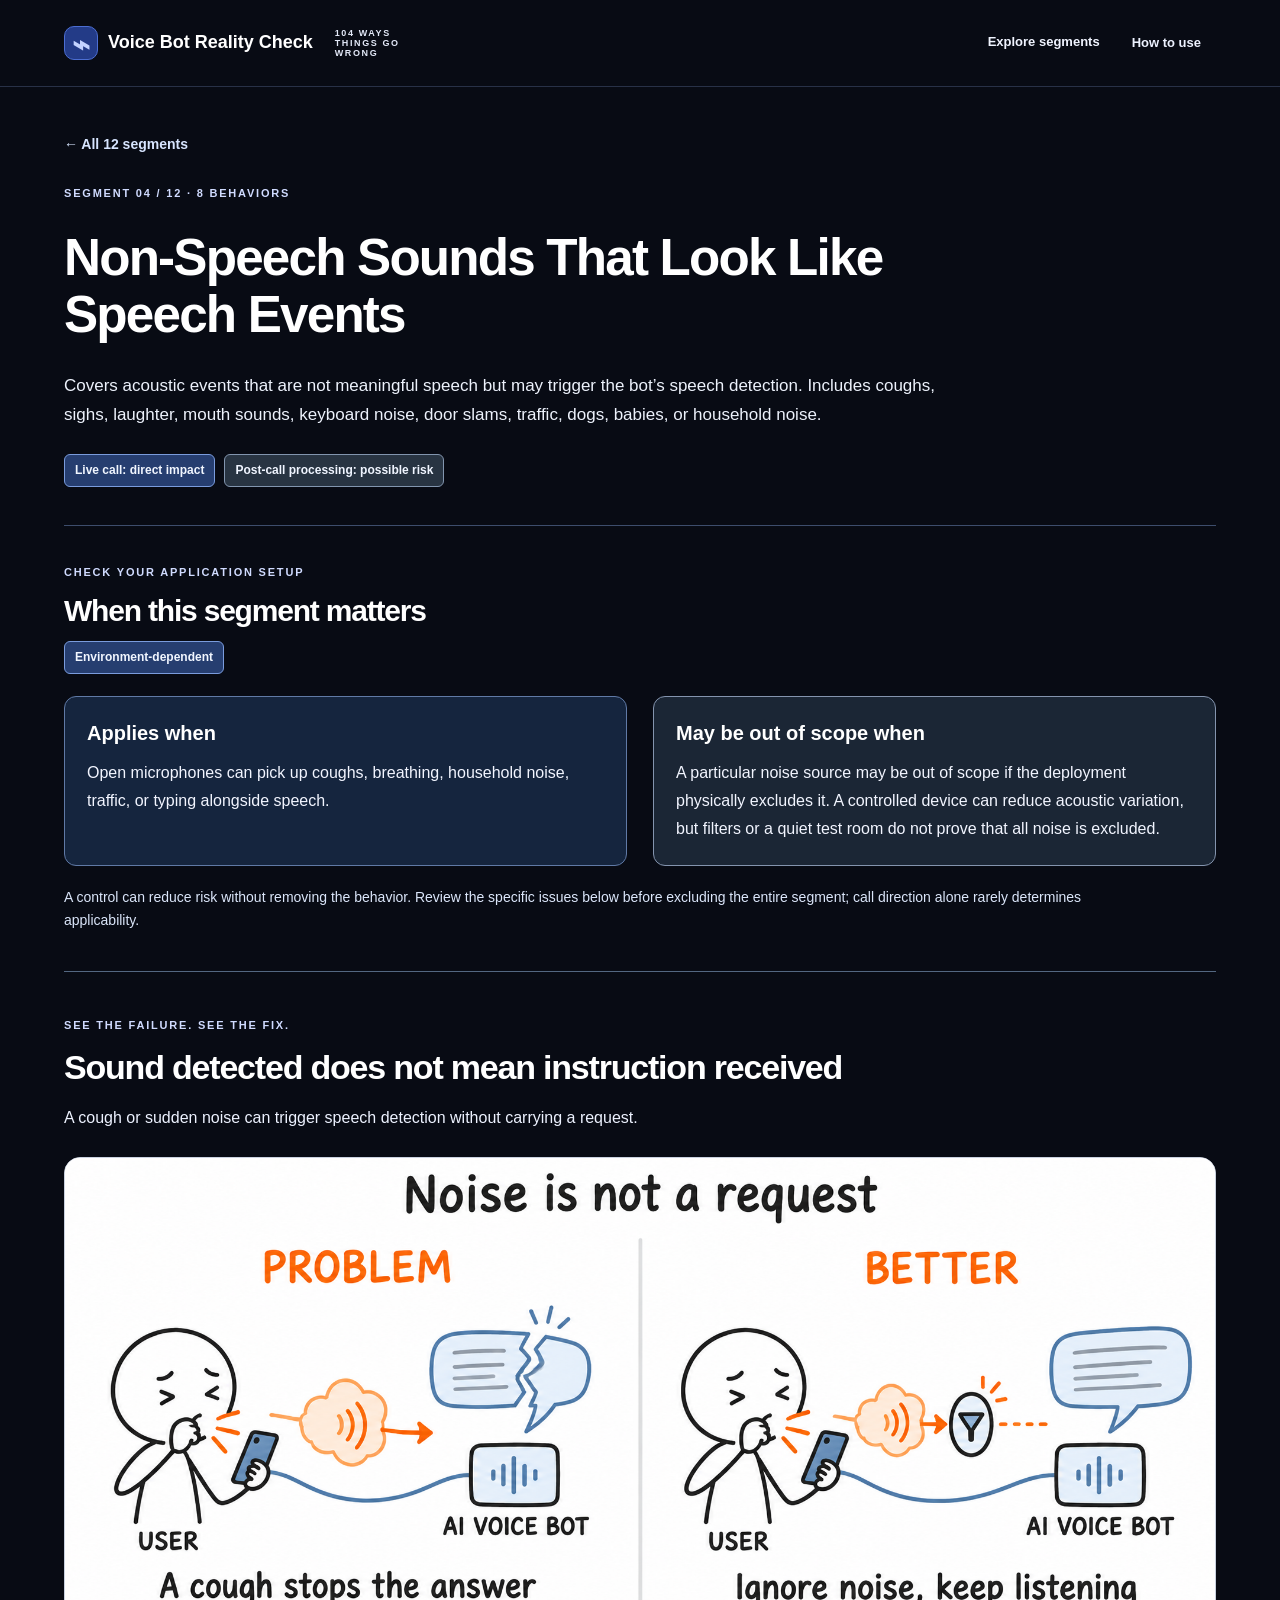
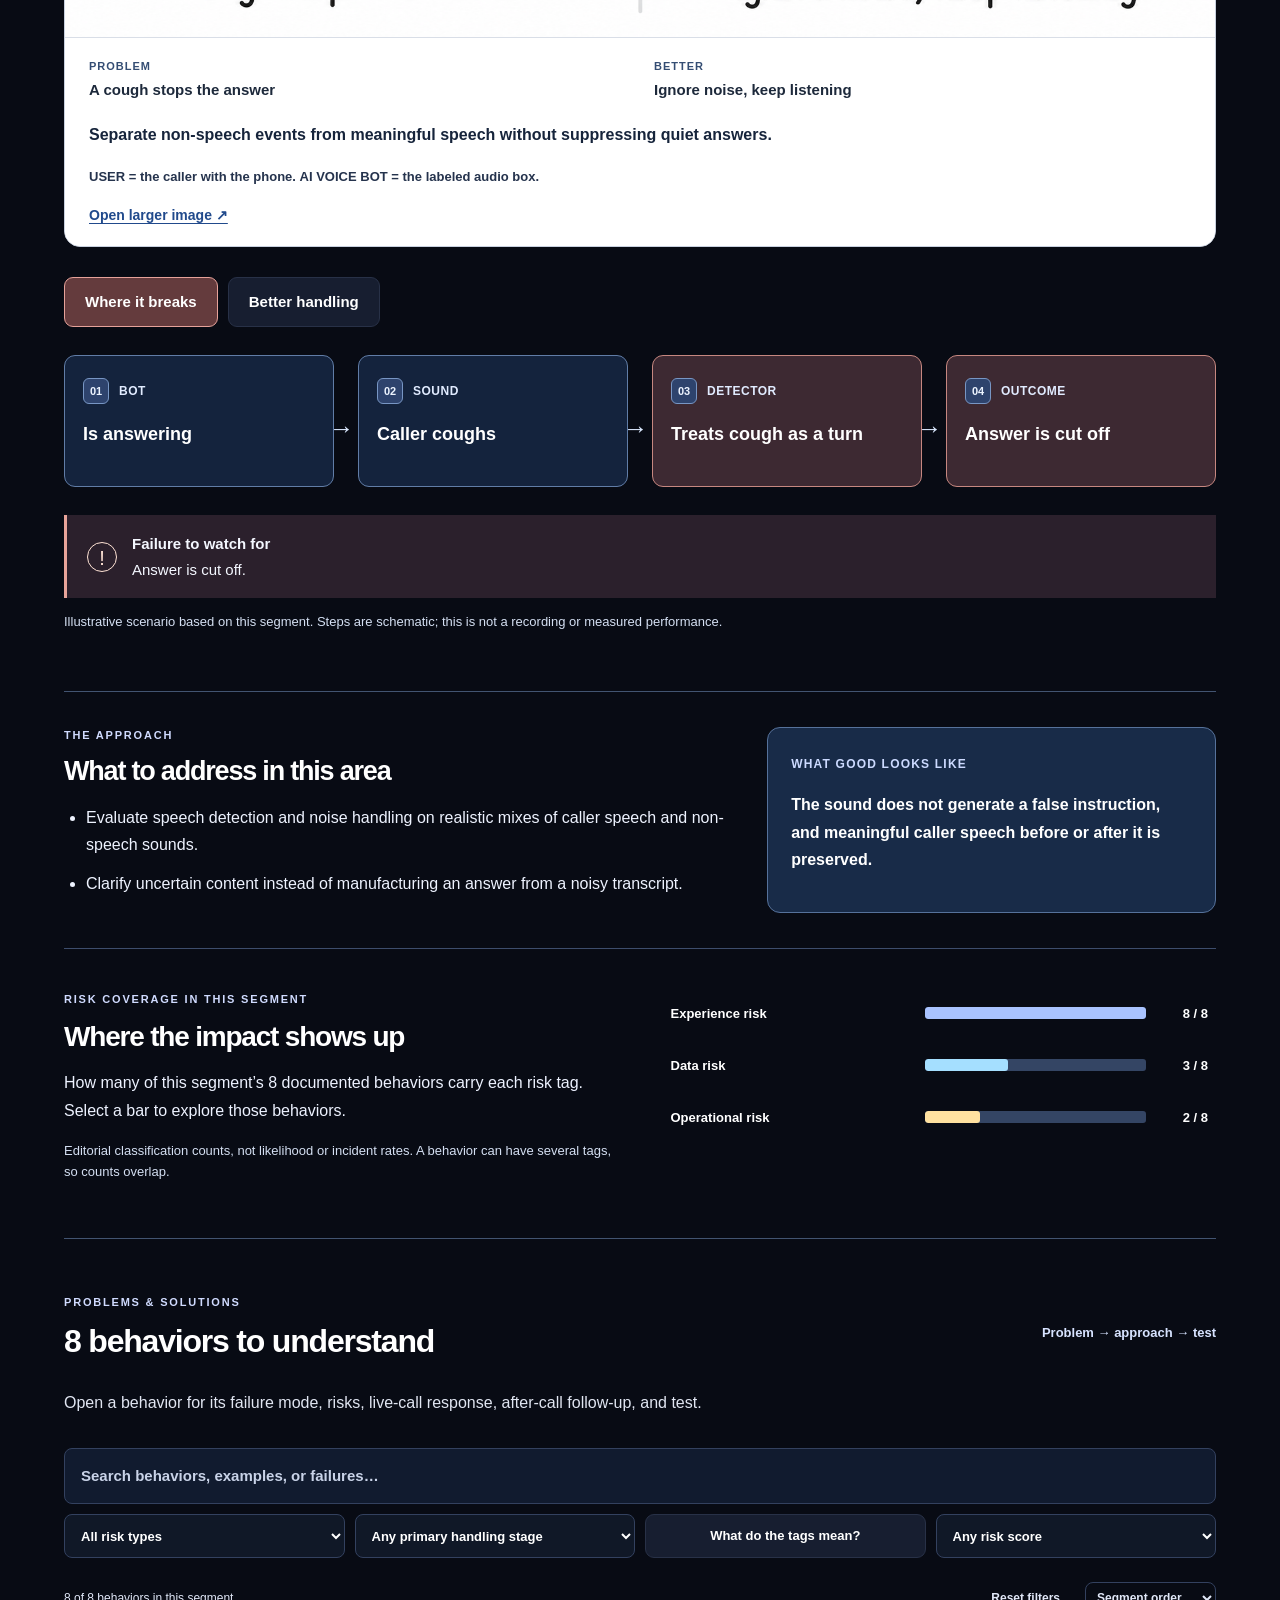
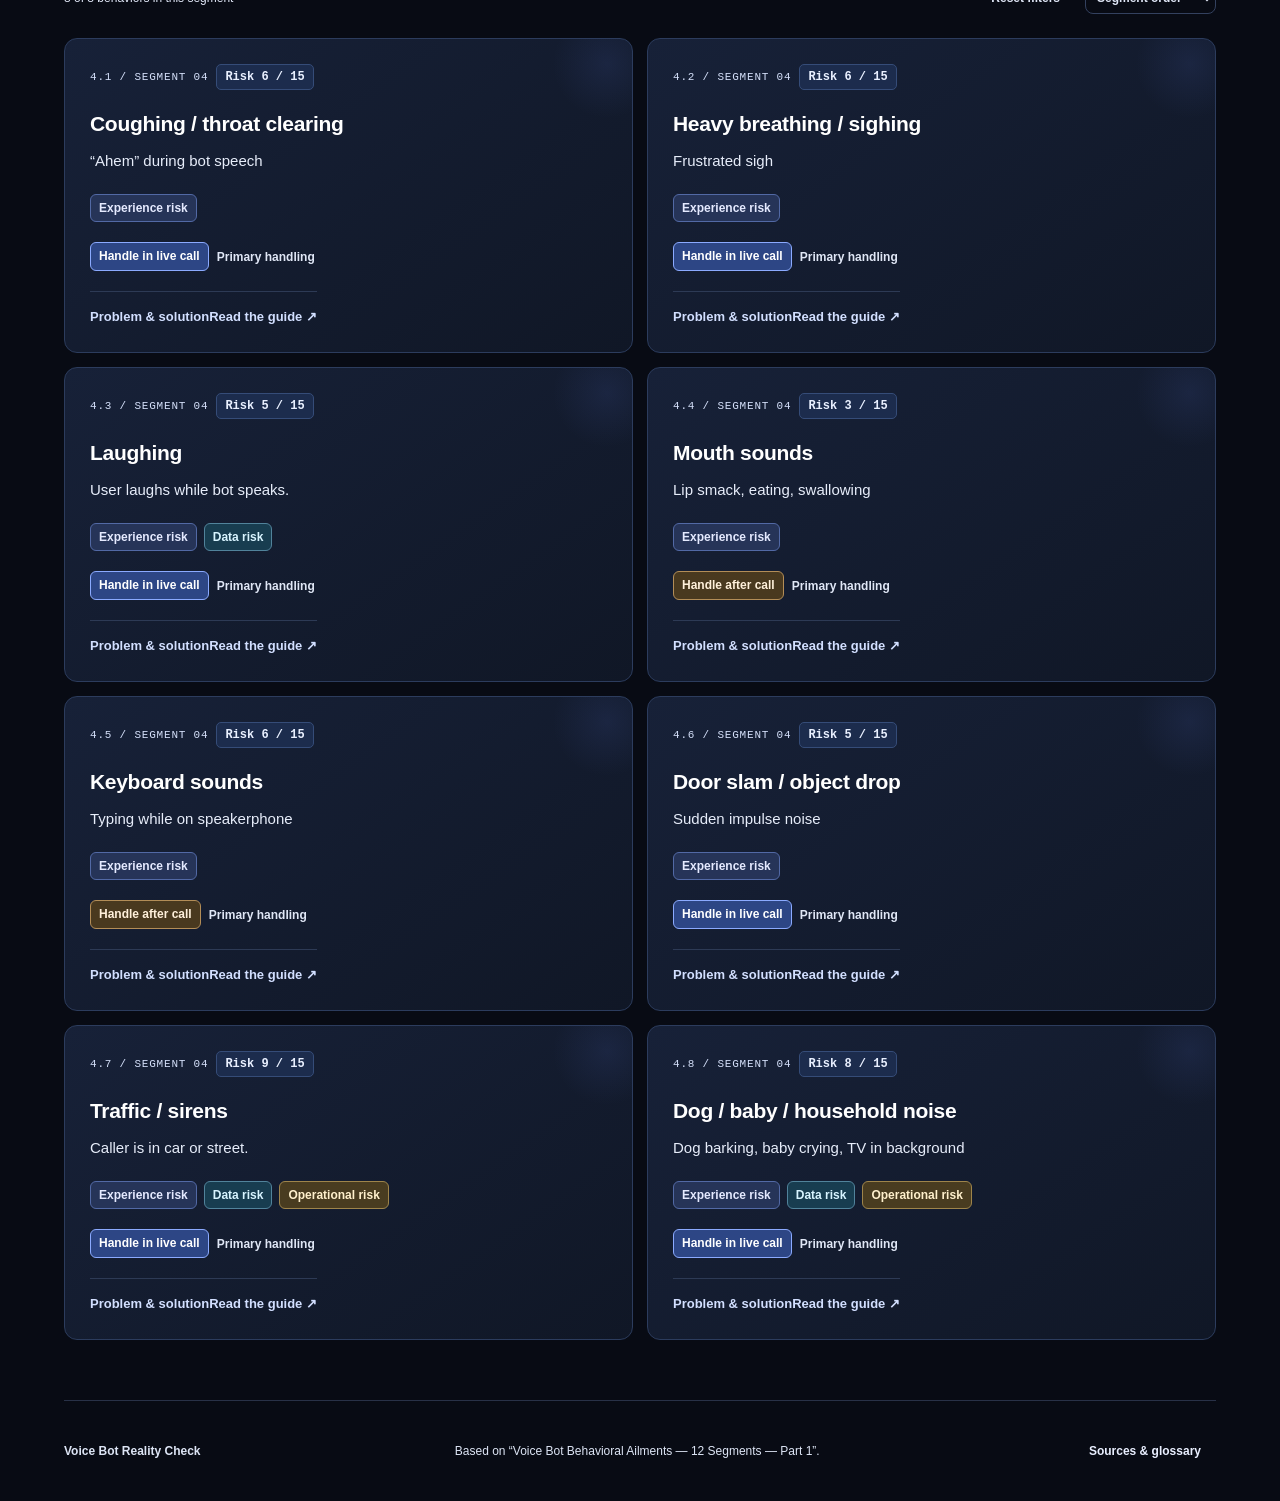
<file: site/segments/non-speech-sounds.html>
<!doctype html><html lang="en"><head><meta charset="utf-8"><meta name="viewport" content="width=device-width,initial-scale=1"><meta name="description" content="Coughs, laughter, and everyday noise that trigger false speech events."><title>Non-Speech Sounds That Look Like Speech Events — Voice Bot Reality Check</title><link rel="stylesheet" href="../style.css?v=full-width-problems-12"></head><body data-segment="4" data-root="../"><header><a class="brand" href="../index.html"><span class="logo">⌁</span> Voice Bot Reality Check<span class="edition">104 WAYS THINGS GO WRONG</span></a><nav><a class="nav-link" href="../index.html#segments-home">Explore segments</a><button id="about">How to use</button></nav></header>
<main><section class="segment-hero"><a class="back-link" href="../index.html#segments-home">← All 12 segments</a><div class="eyebrow">SEGMENT 04 / 12 · 8 BEHAVIORS</div><h1>Non-Speech Sounds That Look Like Speech Events</h1><p>Covers acoustic events that are not meaningful speech but may trigger the bot’s speech detection. Includes coughs, sighs, laughter, mouth sounds, keyboard noise, door slams, traffic, dogs, babies, or household noise.</p><div class="segment-impact"><span class="impact-flag live-impact">Live call: direct impact</span><span class="impact-flag possible-impact">Post-call processing: possible risk</span></div></section><section id="segmentApplicability" class="segment-applicability"></section><section id="conceptVisual" class="concept-section" aria-label="Visual explanation"></section><section class="segment-approach"><div><div class="section-index">THE APPROACH</div><h2>What to address in this area</h2><ul><li>Evaluate speech detection and noise handling on realistic mixes of caller speech and non-speech sounds.</li><li>Clarify uncertain content instead of manufacturing an answer from a noisy transcript.</li></ul></div><div class="segment-success"><span class="detail-label">WHAT GOOD LOOKS LIKE</span><p>The sound does not generate a false instruction, and meaningful caller speech before or after it is preserved.</p></div></section><section id="riskCoverage" class="risk-coverage" aria-label="Risk coverage chart"></section><section id="library"><div class="sectionhead"><div><div class="section-index">PROBLEMS & SOLUTIONS</div><h2 id="viewTitle">8 behaviors to understand</h2></div><span class="library-note">Problem → approach → test</span></div><p class="muted" id="viewHint">Open a behavior for its failure mode, risks, live-call response, after-call follow-up, and test.</p><div class="workspace workspace-full"><div class="results"><div class="filters"><input id="search" type="search" placeholder="Search behaviors, examples, or failures…" aria-label="Search behaviors"><select id="riskType" aria-label="Risk type"><option value="all">All risk types</option><option value="experience">Experience risk</option><option value="trust">Trust risk</option><option value="data">Data risk</option><option value="operational">Operational risk</option><option value="financial">Financial risk</option><option value="privacy">Privacy & security risk</option><option value="consent">Consent & boundary risk</option><option value="accessibility">Accessibility risk</option></select><select id="handling" aria-label="Primary handling stage"><option value="all">Any primary handling stage</option><option value="live">Handle in live call first</option><option value="after">Handle after call first</option></select><button id="tagHelp" class="tag-help">What do the tags mean?</button><select id="risk" aria-label="Risk score filter"><option value="0">Any risk score</option><option value="12">Score 12–15</option><option value="9">Score 9–11</option><option value="3">Score 3–8</option></select></div><div class="resultline"><span id="resultCount" aria-live="polite"></span><button id="reset">Reset filters</button><select id="sort" aria-label="Sort behaviors"><option value="source">Segment order</option><option value="risk">Highest risk first</option></select></div><div id="segmentIntro"></div><div id="cards"></div></div></div></section><footer><b>Voice Bot Reality Check</b><span>Based on “Voice Bot Behavioral Ailments — 12 Segments — Part 1”.</span><button id="sources">Sources & glossary</button></footer></main>
<dialog id="modal"><button class="close" aria-label="Close dialog">×</button><div id="modalBody"></div></dialog><div id="toast" role="status"></div><script src="../data.js"></script><script src="../solutions.js"></script><script src="../risk-tags.js"></script><script src="../segment-guide.js"></script><script src="../concepts.js"></script><script src="../visuals.js"></script><script src="../applicability.js"></script><script src="../app.js"></script></body></html>
</file>
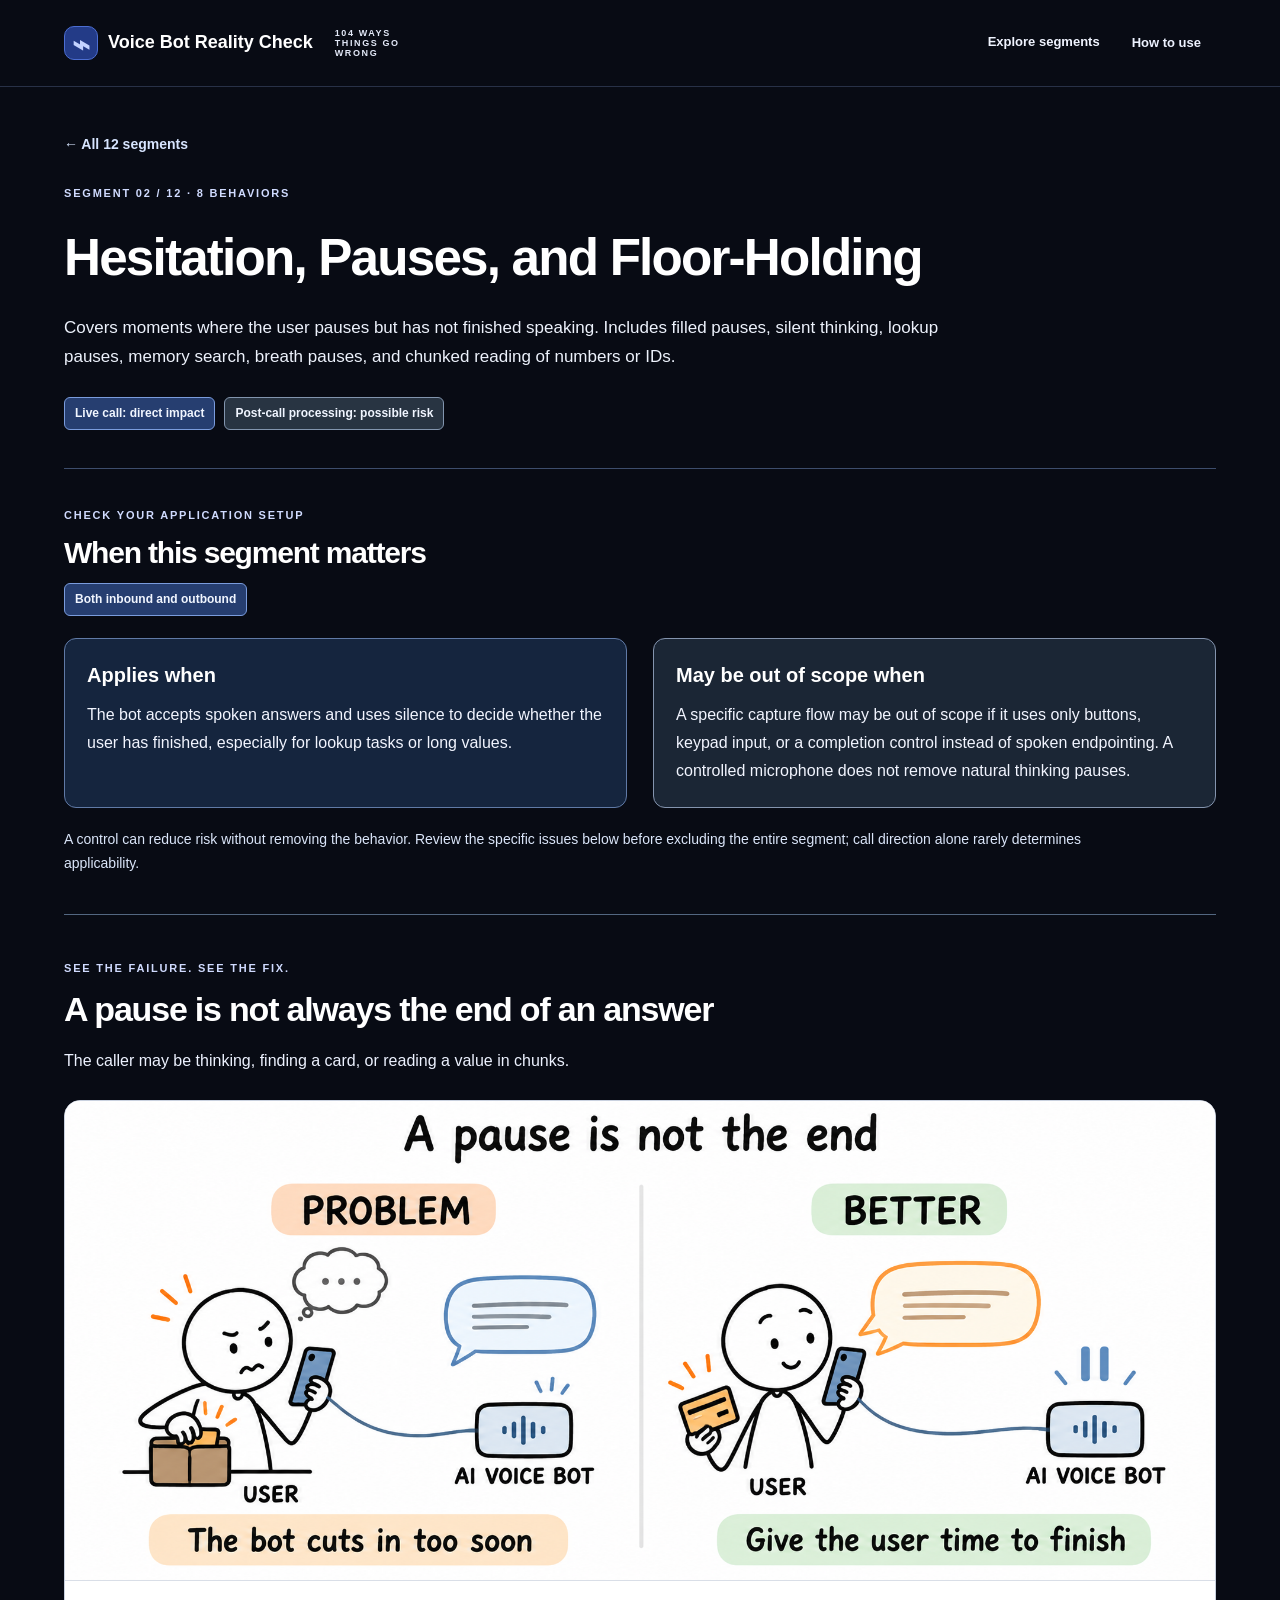
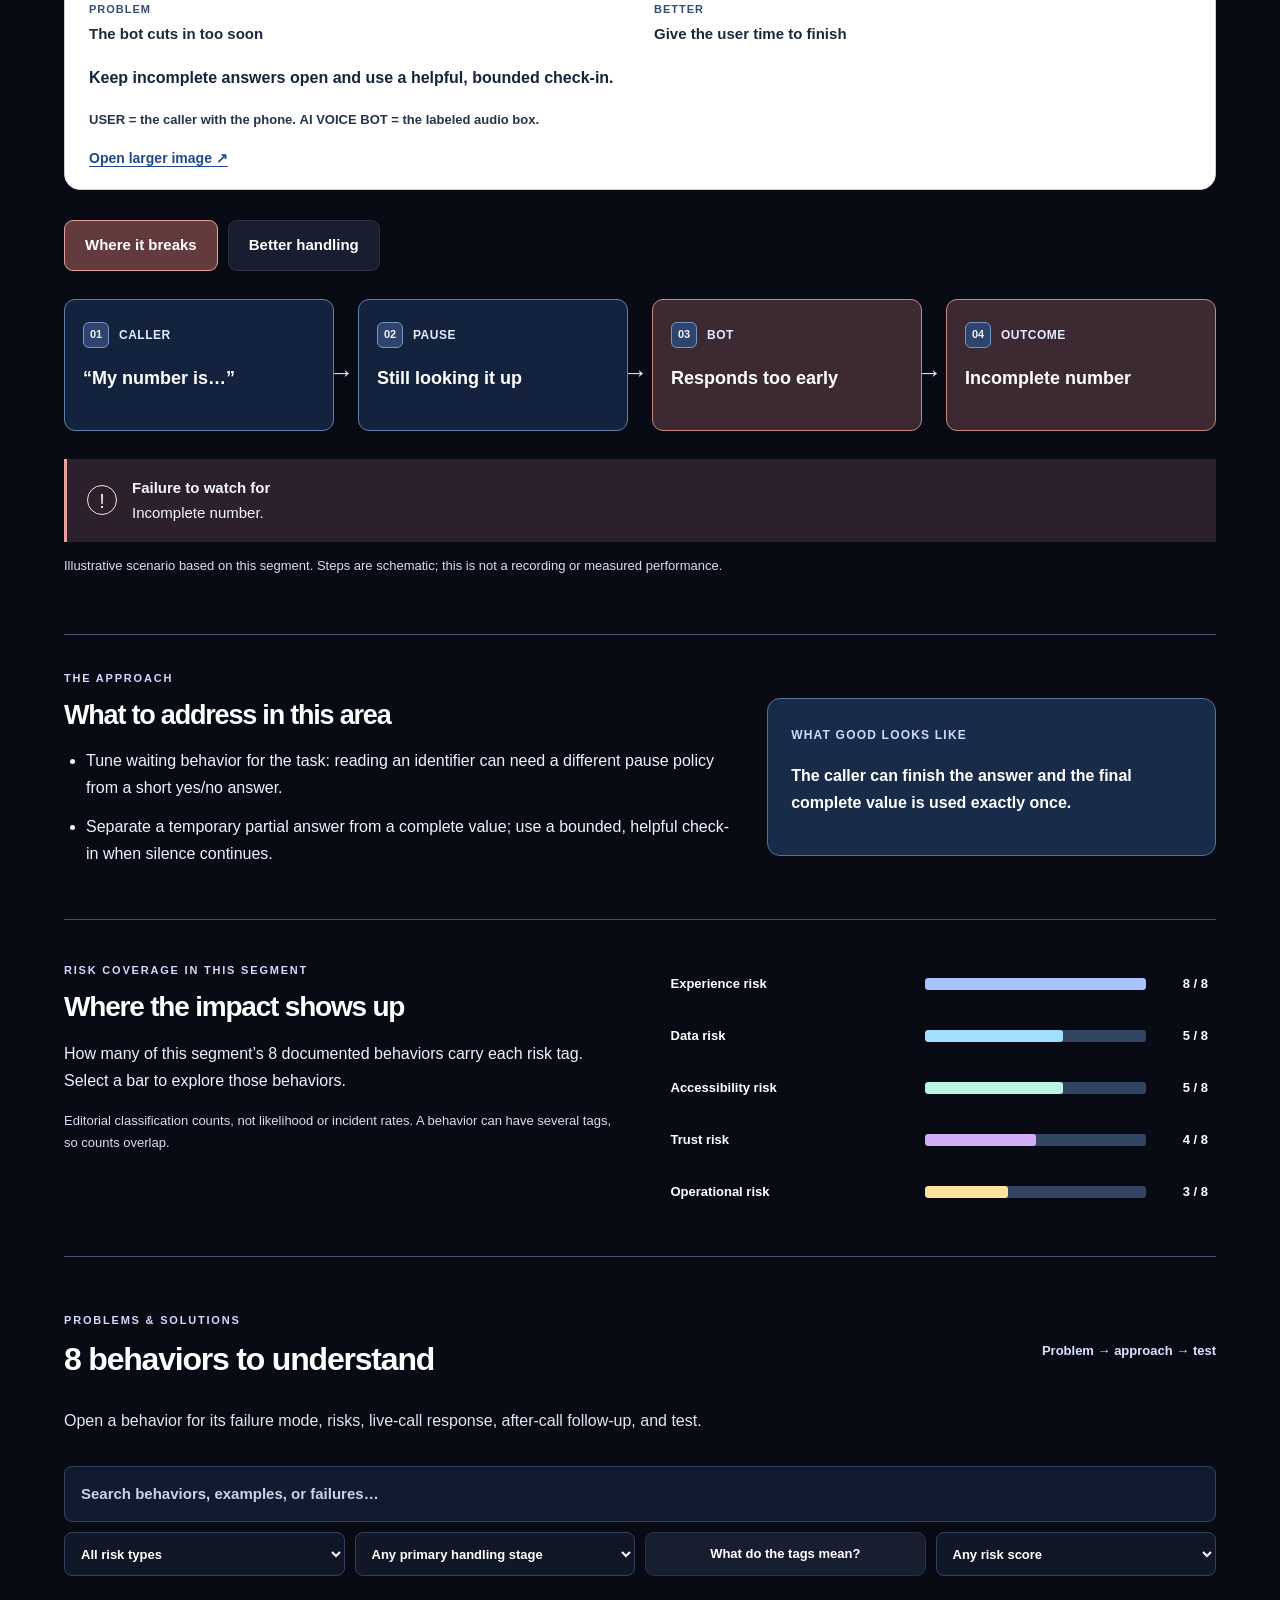
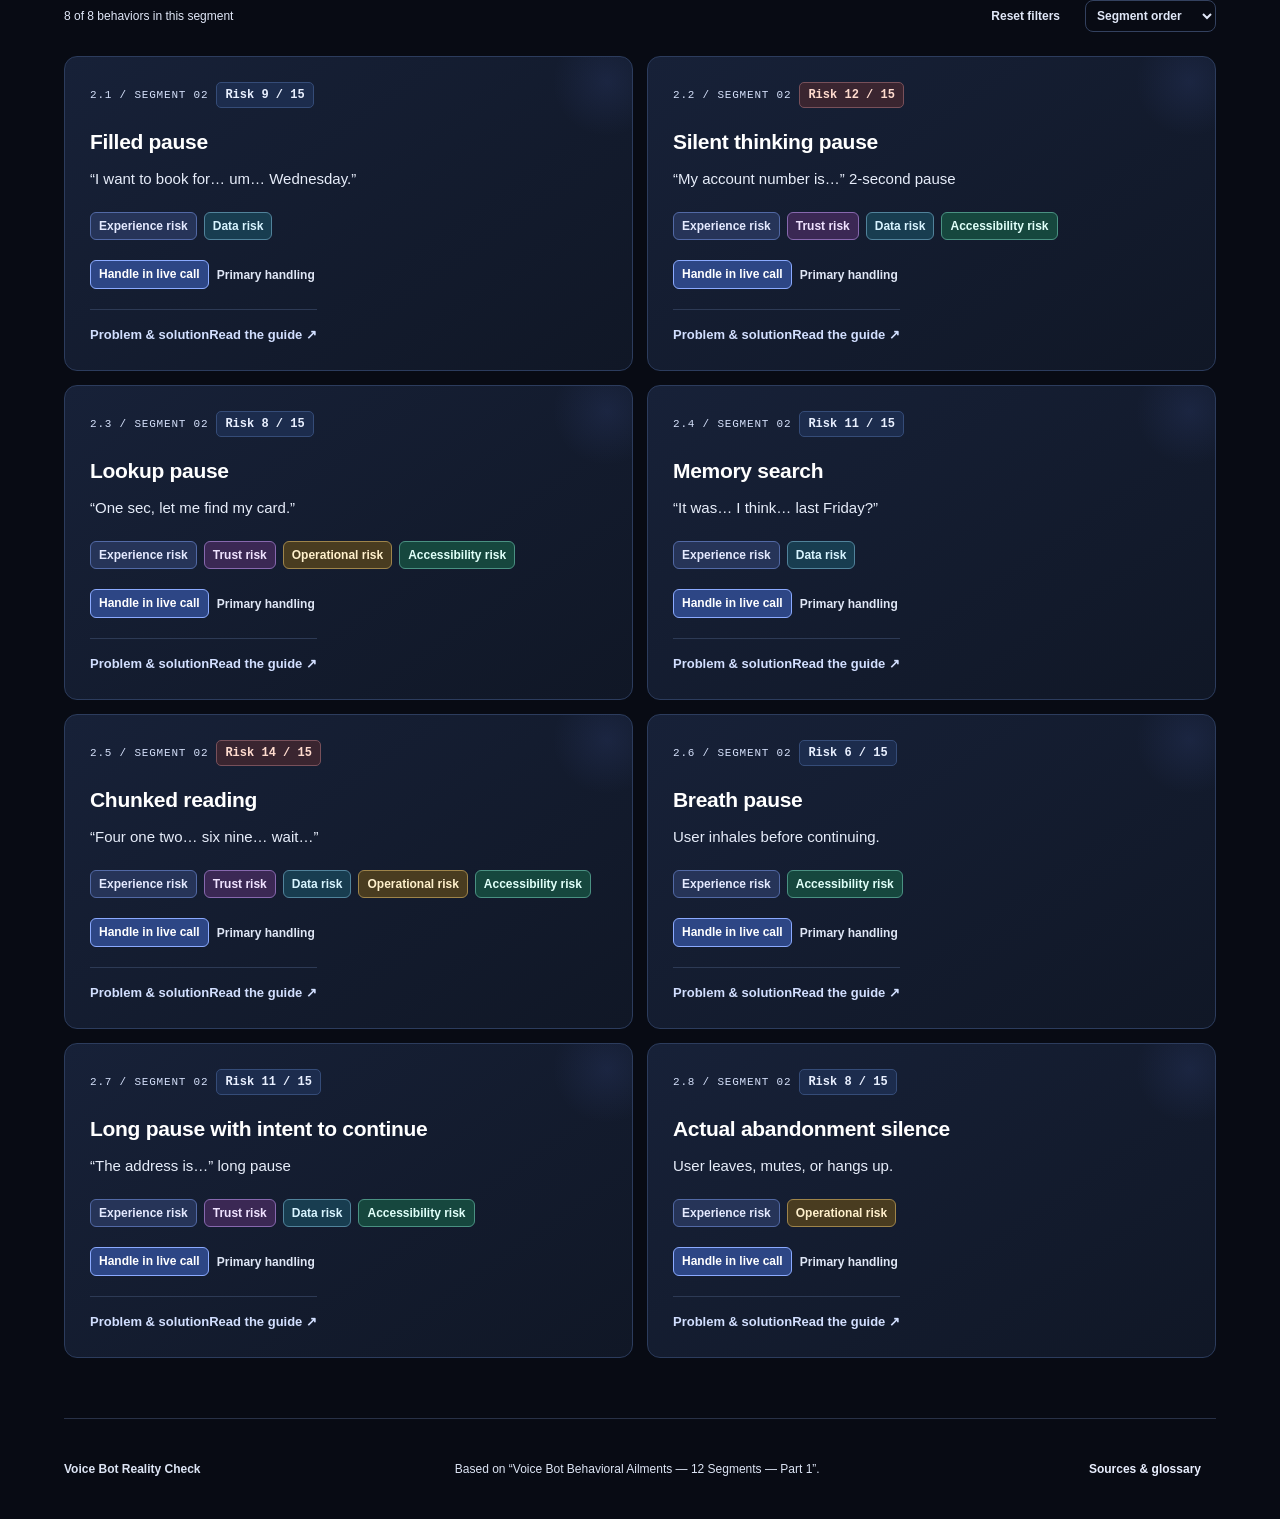
<file: site/segments/pauses.html>
<!doctype html><html lang="en"><head><meta charset="utf-8"><meta name="viewport" content="width=device-width,initial-scale=1"><meta name="description" content="Thinking, lookup pauses, and unfinished answers mistaken for the end of a turn."><title>Hesitation, Pauses, and Floor-Holding — Voice Bot Reality Check</title><link rel="stylesheet" href="../style.css?v=full-width-problems-12"></head><body data-segment="2" data-root="../"><header><a class="brand" href="../index.html"><span class="logo">⌁</span> Voice Bot Reality Check<span class="edition">104 WAYS THINGS GO WRONG</span></a><nav><a class="nav-link" href="../index.html#segments-home">Explore segments</a><button id="about">How to use</button></nav></header>
<main><section class="segment-hero"><a class="back-link" href="../index.html#segments-home">← All 12 segments</a><div class="eyebrow">SEGMENT 02 / 12 · 8 BEHAVIORS</div><h1>Hesitation, Pauses, and Floor-Holding</h1><p>Covers moments where the user pauses but has not finished speaking. Includes filled pauses, silent thinking, lookup pauses, memory search, breath pauses, and chunked reading of numbers or IDs.</p><div class="segment-impact"><span class="impact-flag live-impact">Live call: direct impact</span><span class="impact-flag possible-impact">Post-call processing: possible risk</span></div></section><section id="segmentApplicability" class="segment-applicability"></section><section id="conceptVisual" class="concept-section" aria-label="Visual explanation"></section><section class="segment-approach"><div><div class="section-index">THE APPROACH</div><h2>What to address in this area</h2><ul><li>Tune waiting behavior for the task: reading an identifier can need a different pause policy from a short yes/no answer.</li><li>Separate a temporary partial answer from a complete value; use a bounded, helpful check-in when silence continues.</li></ul></div><div class="segment-success"><span class="detail-label">WHAT GOOD LOOKS LIKE</span><p>The caller can finish the answer and the final complete value is used exactly once.</p></div></section><section id="riskCoverage" class="risk-coverage" aria-label="Risk coverage chart"></section><section id="library"><div class="sectionhead"><div><div class="section-index">PROBLEMS & SOLUTIONS</div><h2 id="viewTitle">8 behaviors to understand</h2></div><span class="library-note">Problem → approach → test</span></div><p class="muted" id="viewHint">Open a behavior for its failure mode, risks, live-call response, after-call follow-up, and test.</p><div class="workspace workspace-full"><div class="results"><div class="filters"><input id="search" type="search" placeholder="Search behaviors, examples, or failures…" aria-label="Search behaviors"><select id="riskType" aria-label="Risk type"><option value="all">All risk types</option><option value="experience">Experience risk</option><option value="trust">Trust risk</option><option value="data">Data risk</option><option value="operational">Operational risk</option><option value="financial">Financial risk</option><option value="privacy">Privacy & security risk</option><option value="consent">Consent & boundary risk</option><option value="accessibility">Accessibility risk</option></select><select id="handling" aria-label="Primary handling stage"><option value="all">Any primary handling stage</option><option value="live">Handle in live call first</option><option value="after">Handle after call first</option></select><button id="tagHelp" class="tag-help">What do the tags mean?</button><select id="risk" aria-label="Risk score filter"><option value="0">Any risk score</option><option value="12">Score 12–15</option><option value="9">Score 9–11</option><option value="3">Score 3–8</option></select></div><div class="resultline"><span id="resultCount" aria-live="polite"></span><button id="reset">Reset filters</button><select id="sort" aria-label="Sort behaviors"><option value="source">Segment order</option><option value="risk">Highest risk first</option></select></div><div id="segmentIntro"></div><div id="cards"></div></div></div></section><footer><b>Voice Bot Reality Check</b><span>Based on “Voice Bot Behavioral Ailments — 12 Segments — Part 1”.</span><button id="sources">Sources & glossary</button></footer></main>
<dialog id="modal"><button class="close" aria-label="Close dialog">×</button><div id="modalBody"></div></dialog><div id="toast" role="status"></div><script src="../data.js"></script><script src="../solutions.js"></script><script src="../risk-tags.js"></script><script src="../segment-guide.js"></script><script src="../concepts.js"></script><script src="../visuals.js"></script><script src="../applicability.js"></script><script src="../app.js"></script></body></html>
</file>
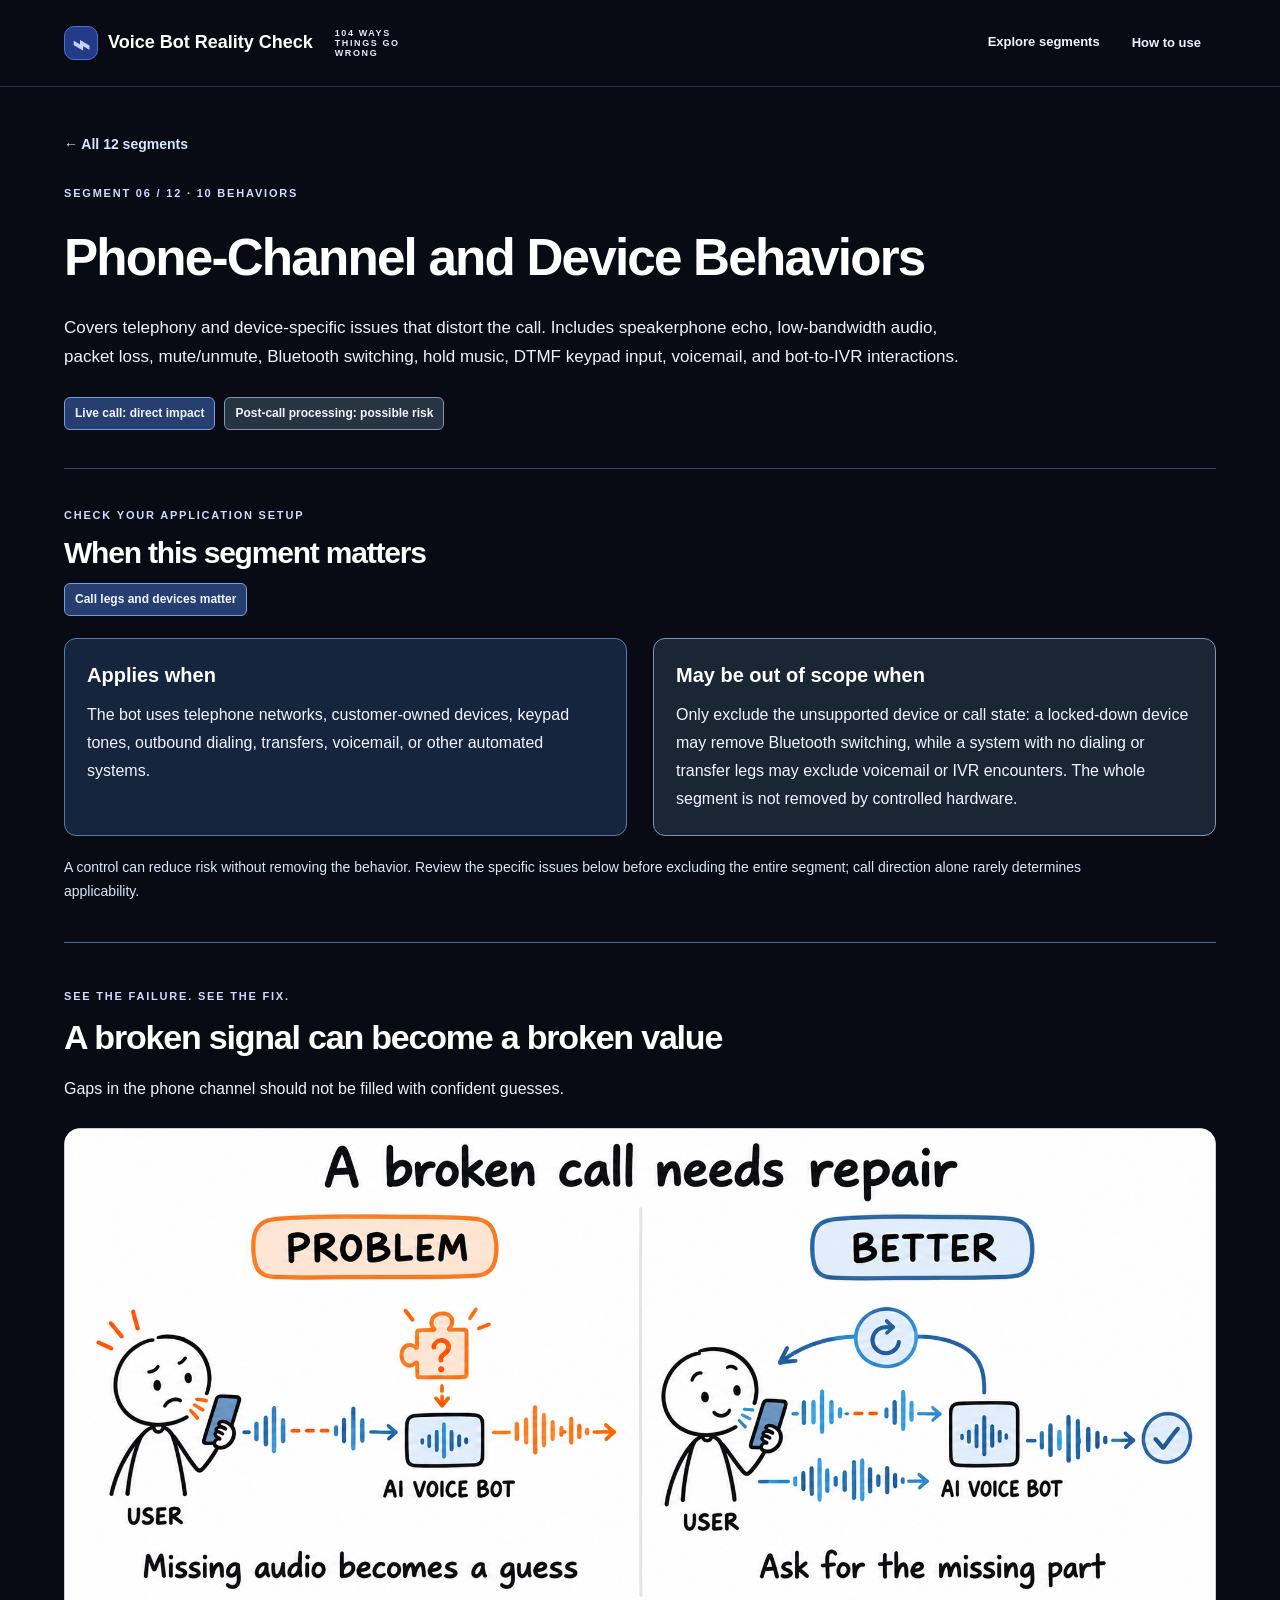
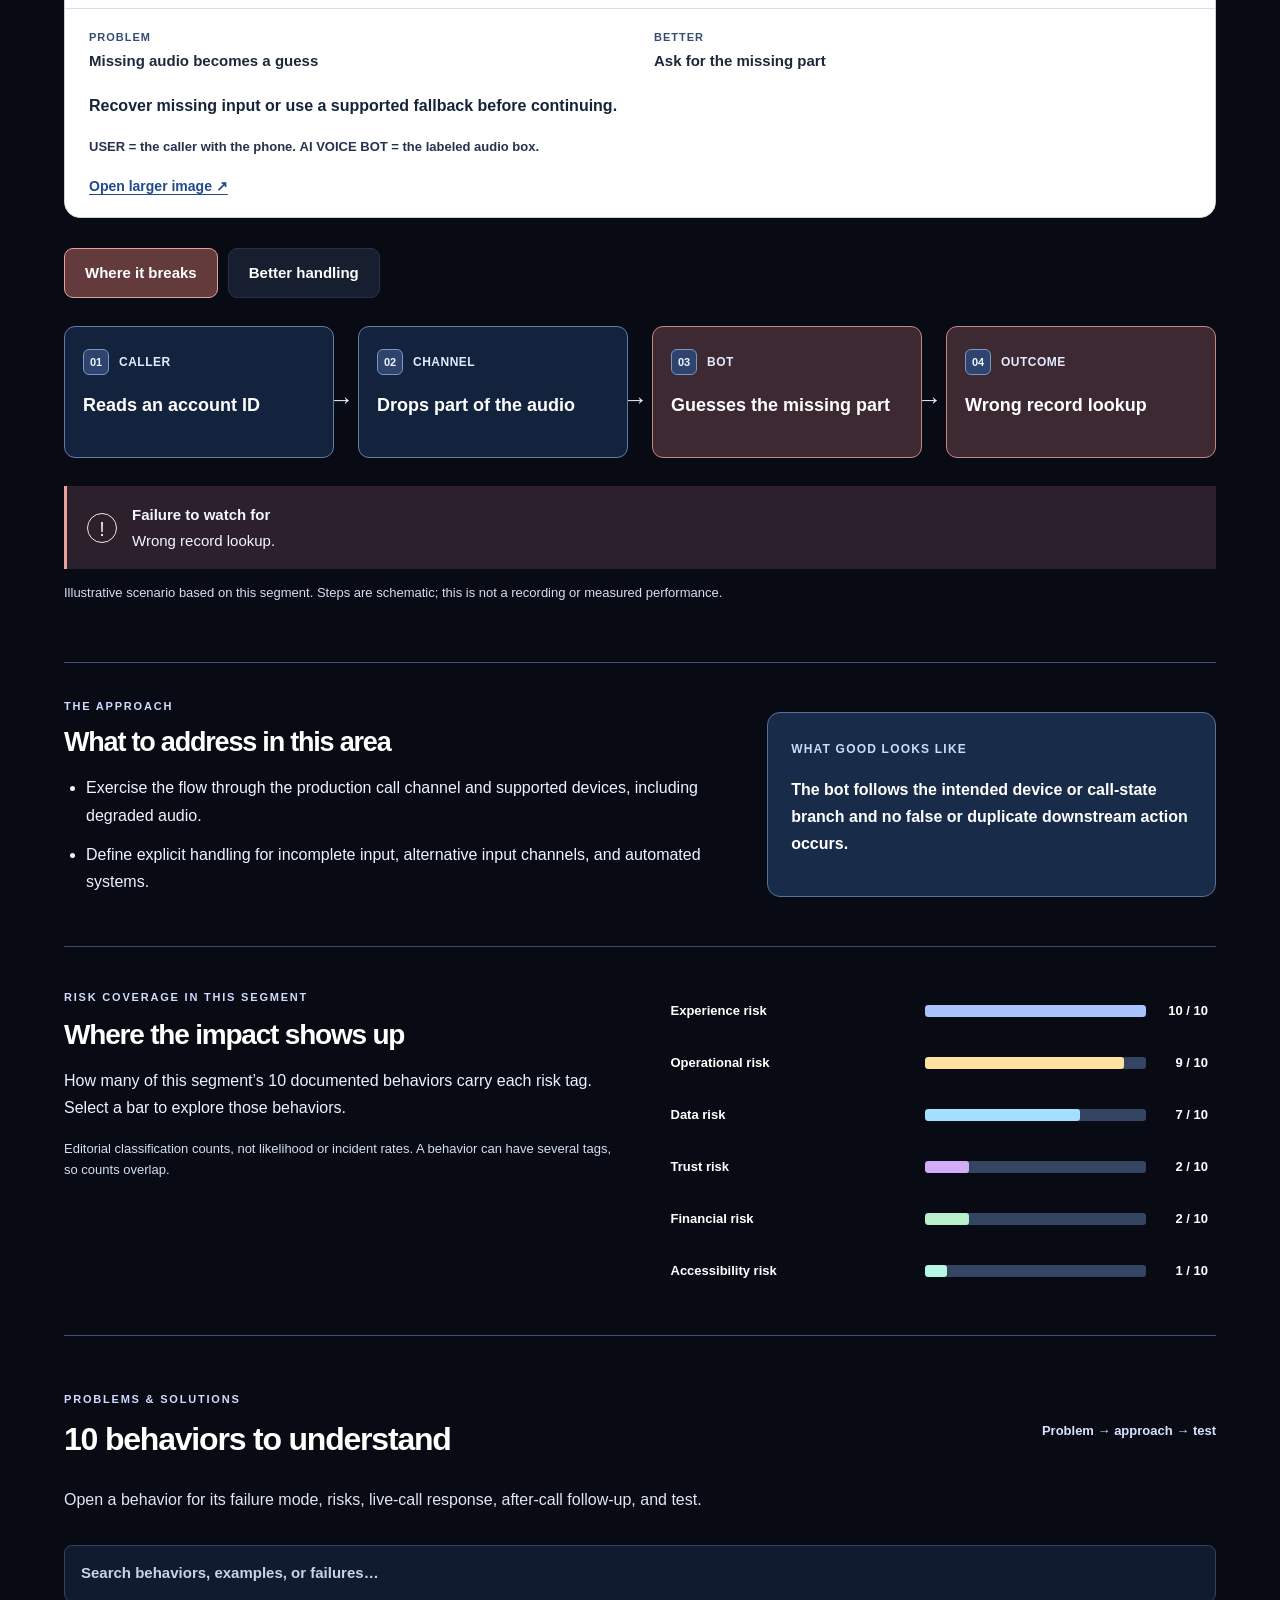
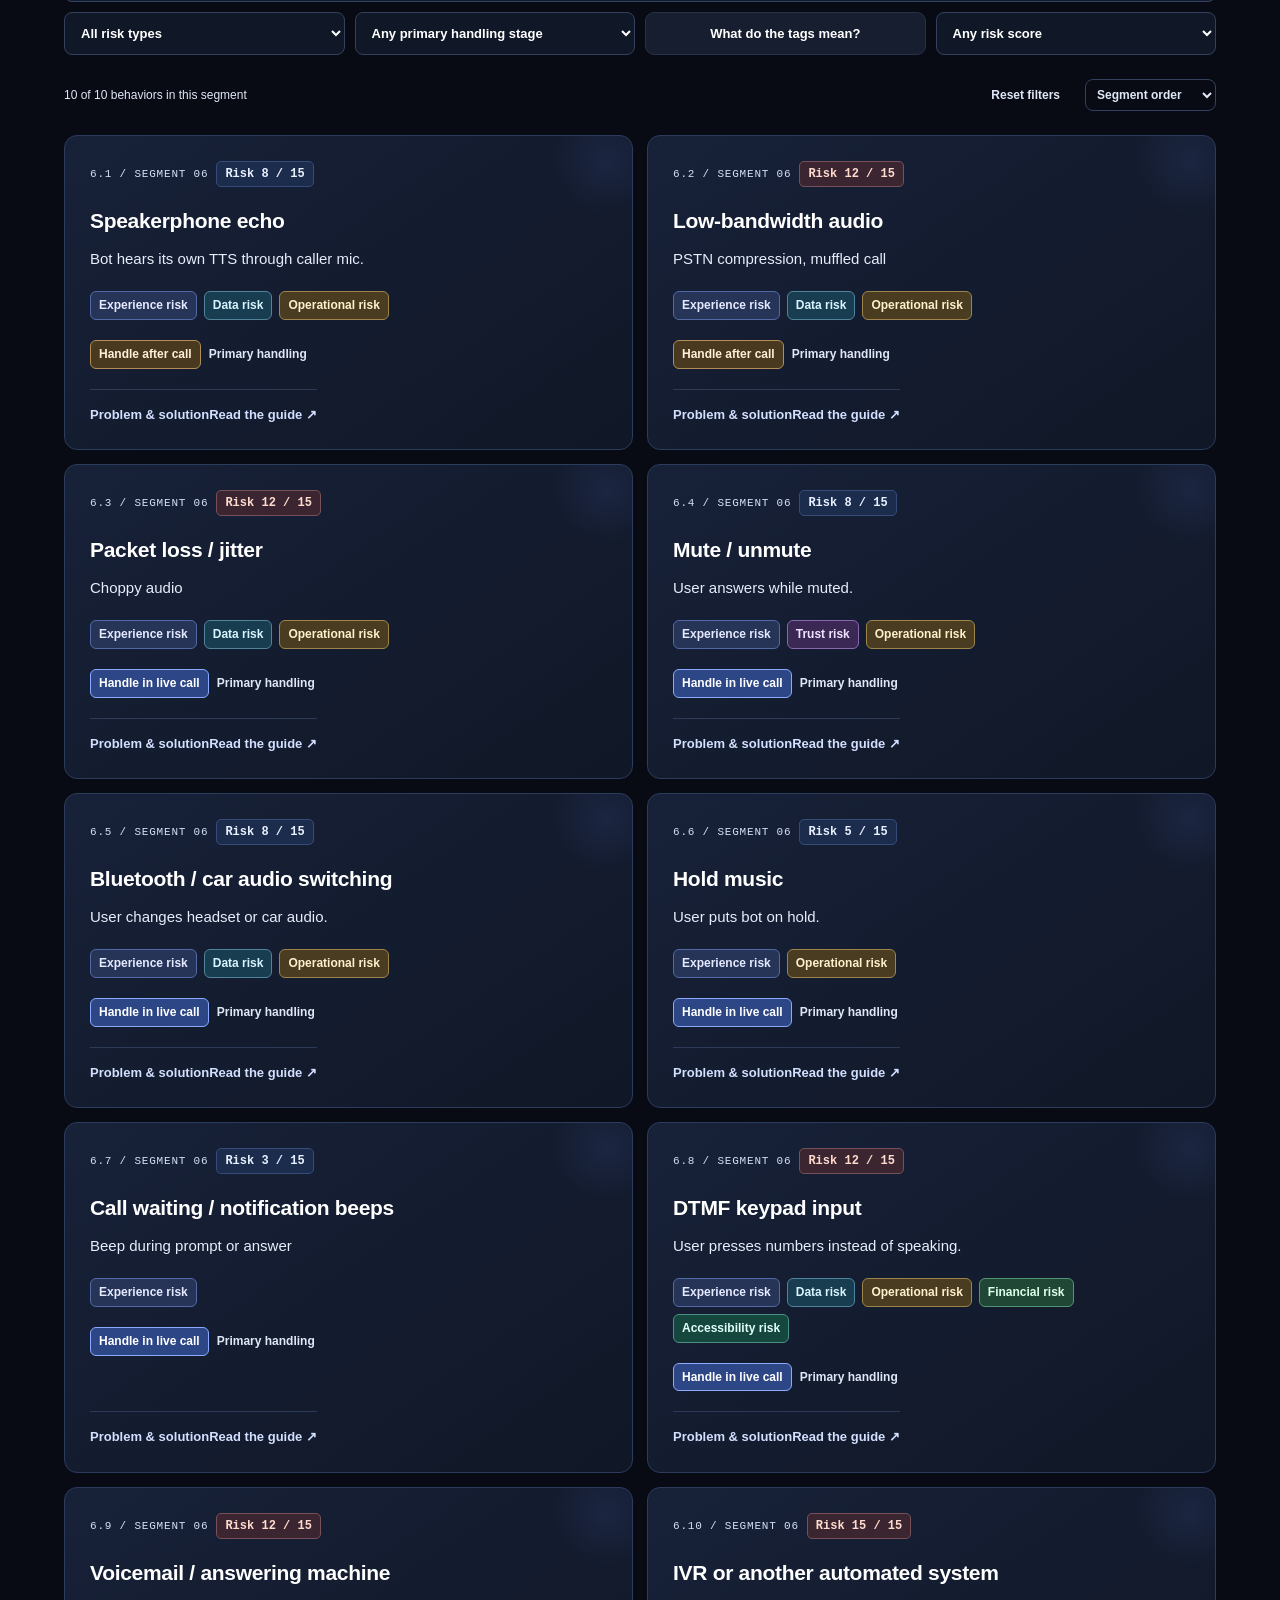
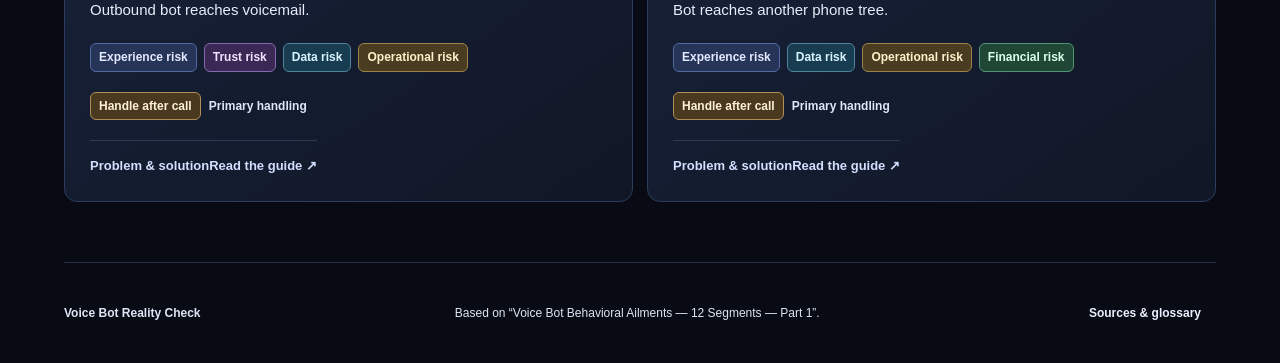
<file: site/segments/phone-and-devices.html>
<!doctype html><html lang="en"><head><meta charset="utf-8"><meta name="viewport" content="width=device-width,initial-scale=1"><meta name="description" content="Echo, broken audio, keypads, and automated systems that disrupt real calls."><title>Phone-Channel and Device Behaviors — Voice Bot Reality Check</title><link rel="stylesheet" href="../style.css?v=full-width-problems-12"></head><body data-segment="6" data-root="../"><header><a class="brand" href="../index.html"><span class="logo">⌁</span> Voice Bot Reality Check<span class="edition">104 WAYS THINGS GO WRONG</span></a><nav><a class="nav-link" href="../index.html#segments-home">Explore segments</a><button id="about">How to use</button></nav></header>
<main><section class="segment-hero"><a class="back-link" href="../index.html#segments-home">← All 12 segments</a><div class="eyebrow">SEGMENT 06 / 12 · 10 BEHAVIORS</div><h1>Phone-Channel and Device Behaviors</h1><p>Covers telephony and device-specific issues that distort the call. Includes speakerphone echo, low-bandwidth audio, packet loss, mute/unmute, Bluetooth switching, hold music, DTMF keypad input, voicemail, and bot-to-IVR interactions.</p><div class="segment-impact"><span class="impact-flag live-impact">Live call: direct impact</span><span class="impact-flag possible-impact">Post-call processing: possible risk</span></div></section><section id="segmentApplicability" class="segment-applicability"></section><section id="conceptVisual" class="concept-section" aria-label="Visual explanation"></section><section class="segment-approach"><div><div class="section-index">THE APPROACH</div><h2>What to address in this area</h2><ul><li>Exercise the flow through the production call channel and supported devices, including degraded audio.</li><li>Define explicit handling for incomplete input, alternative input channels, and automated systems.</li></ul></div><div class="segment-success"><span class="detail-label">WHAT GOOD LOOKS LIKE</span><p>The bot follows the intended device or call-state branch and no false or duplicate downstream action occurs.</p></div></section><section id="riskCoverage" class="risk-coverage" aria-label="Risk coverage chart"></section><section id="library"><div class="sectionhead"><div><div class="section-index">PROBLEMS & SOLUTIONS</div><h2 id="viewTitle">10 behaviors to understand</h2></div><span class="library-note">Problem → approach → test</span></div><p class="muted" id="viewHint">Open a behavior for its failure mode, risks, live-call response, after-call follow-up, and test.</p><div class="workspace workspace-full"><div class="results"><div class="filters"><input id="search" type="search" placeholder="Search behaviors, examples, or failures…" aria-label="Search behaviors"><select id="riskType" aria-label="Risk type"><option value="all">All risk types</option><option value="experience">Experience risk</option><option value="trust">Trust risk</option><option value="data">Data risk</option><option value="operational">Operational risk</option><option value="financial">Financial risk</option><option value="privacy">Privacy & security risk</option><option value="consent">Consent & boundary risk</option><option value="accessibility">Accessibility risk</option></select><select id="handling" aria-label="Primary handling stage"><option value="all">Any primary handling stage</option><option value="live">Handle in live call first</option><option value="after">Handle after call first</option></select><button id="tagHelp" class="tag-help">What do the tags mean?</button><select id="risk" aria-label="Risk score filter"><option value="0">Any risk score</option><option value="12">Score 12–15</option><option value="9">Score 9–11</option><option value="3">Score 3–8</option></select></div><div class="resultline"><span id="resultCount" aria-live="polite"></span><button id="reset">Reset filters</button><select id="sort" aria-label="Sort behaviors"><option value="source">Segment order</option><option value="risk">Highest risk first</option></select></div><div id="segmentIntro"></div><div id="cards"></div></div></div></section><footer><b>Voice Bot Reality Check</b><span>Based on “Voice Bot Behavioral Ailments — 12 Segments — Part 1”.</span><button id="sources">Sources & glossary</button></footer></main>
<dialog id="modal"><button class="close" aria-label="Close dialog">×</button><div id="modalBody"></div></dialog><div id="toast" role="status"></div><script src="../data.js"></script><script src="../solutions.js"></script><script src="../risk-tags.js"></script><script src="../segment-guide.js"></script><script src="../concepts.js"></script><script src="../visuals.js"></script><script src="../applicability.js"></script><script src="../app.js"></script></body></html>
</file>
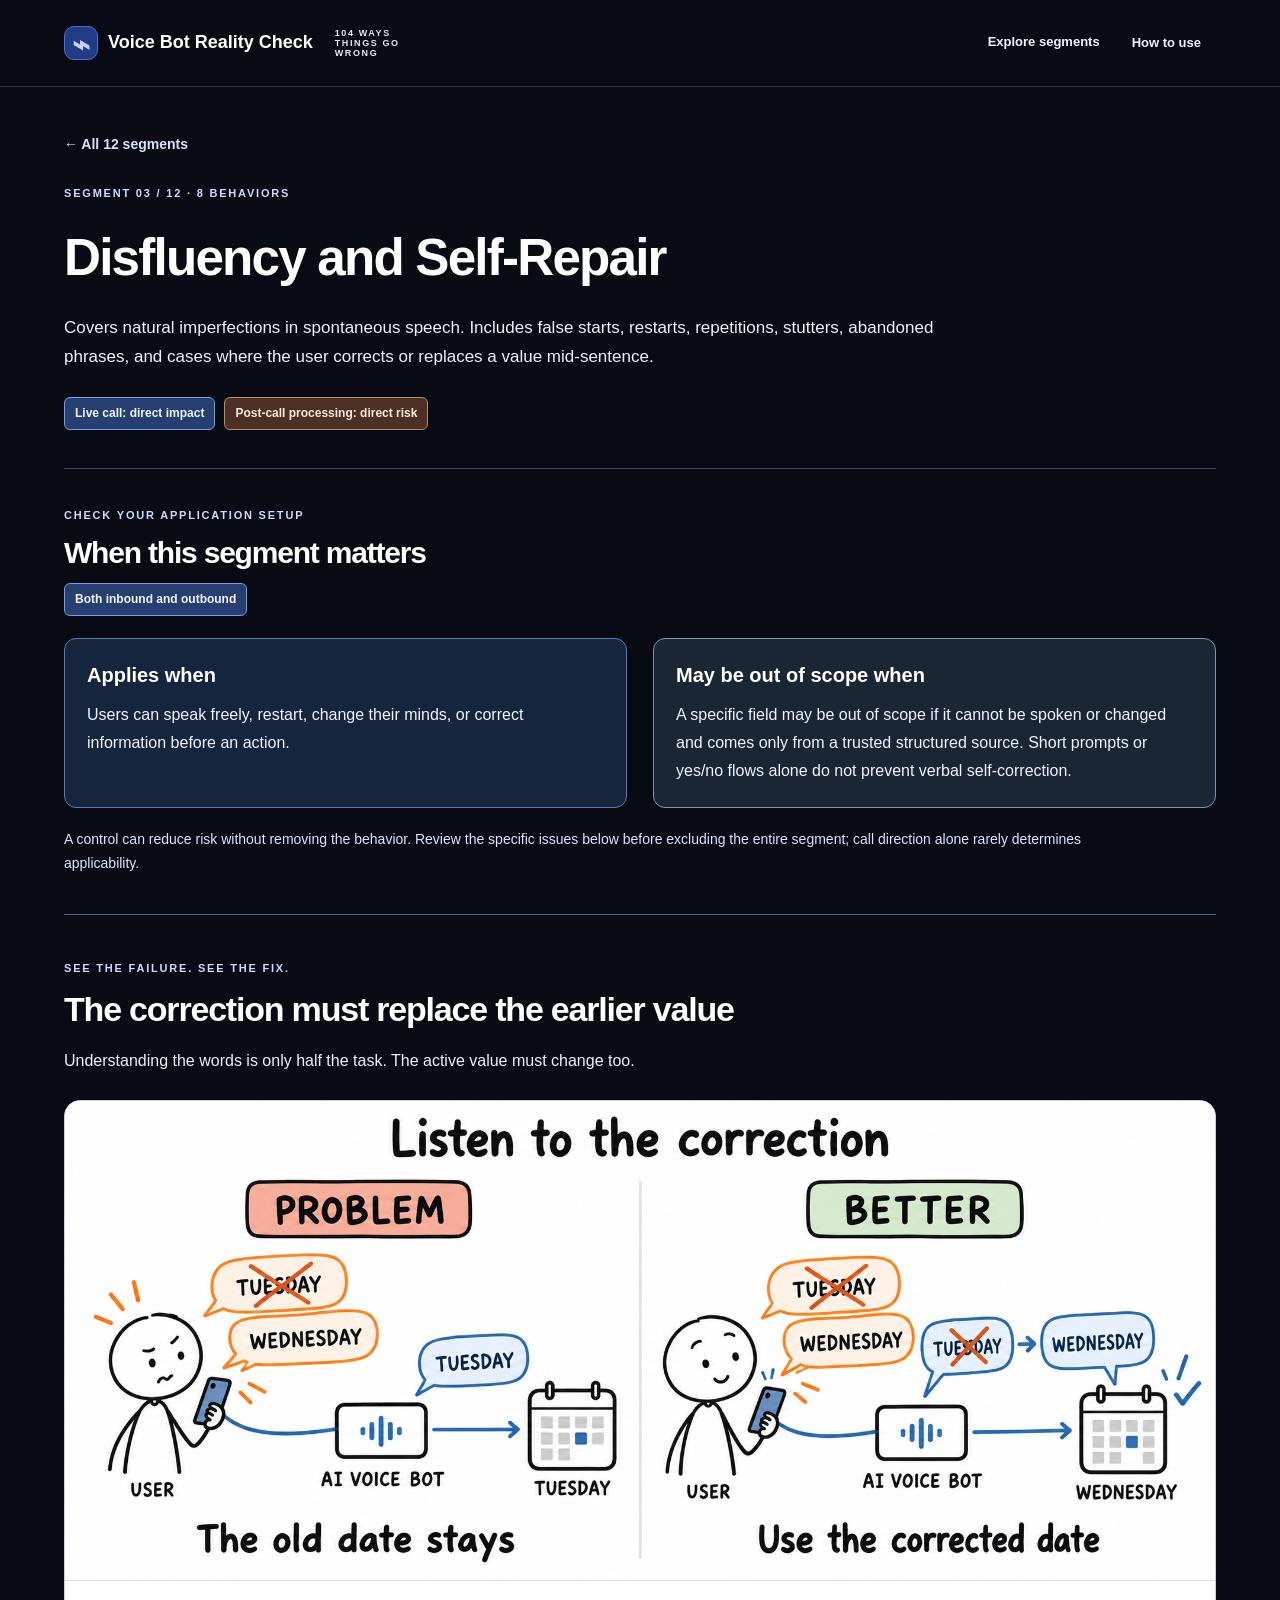
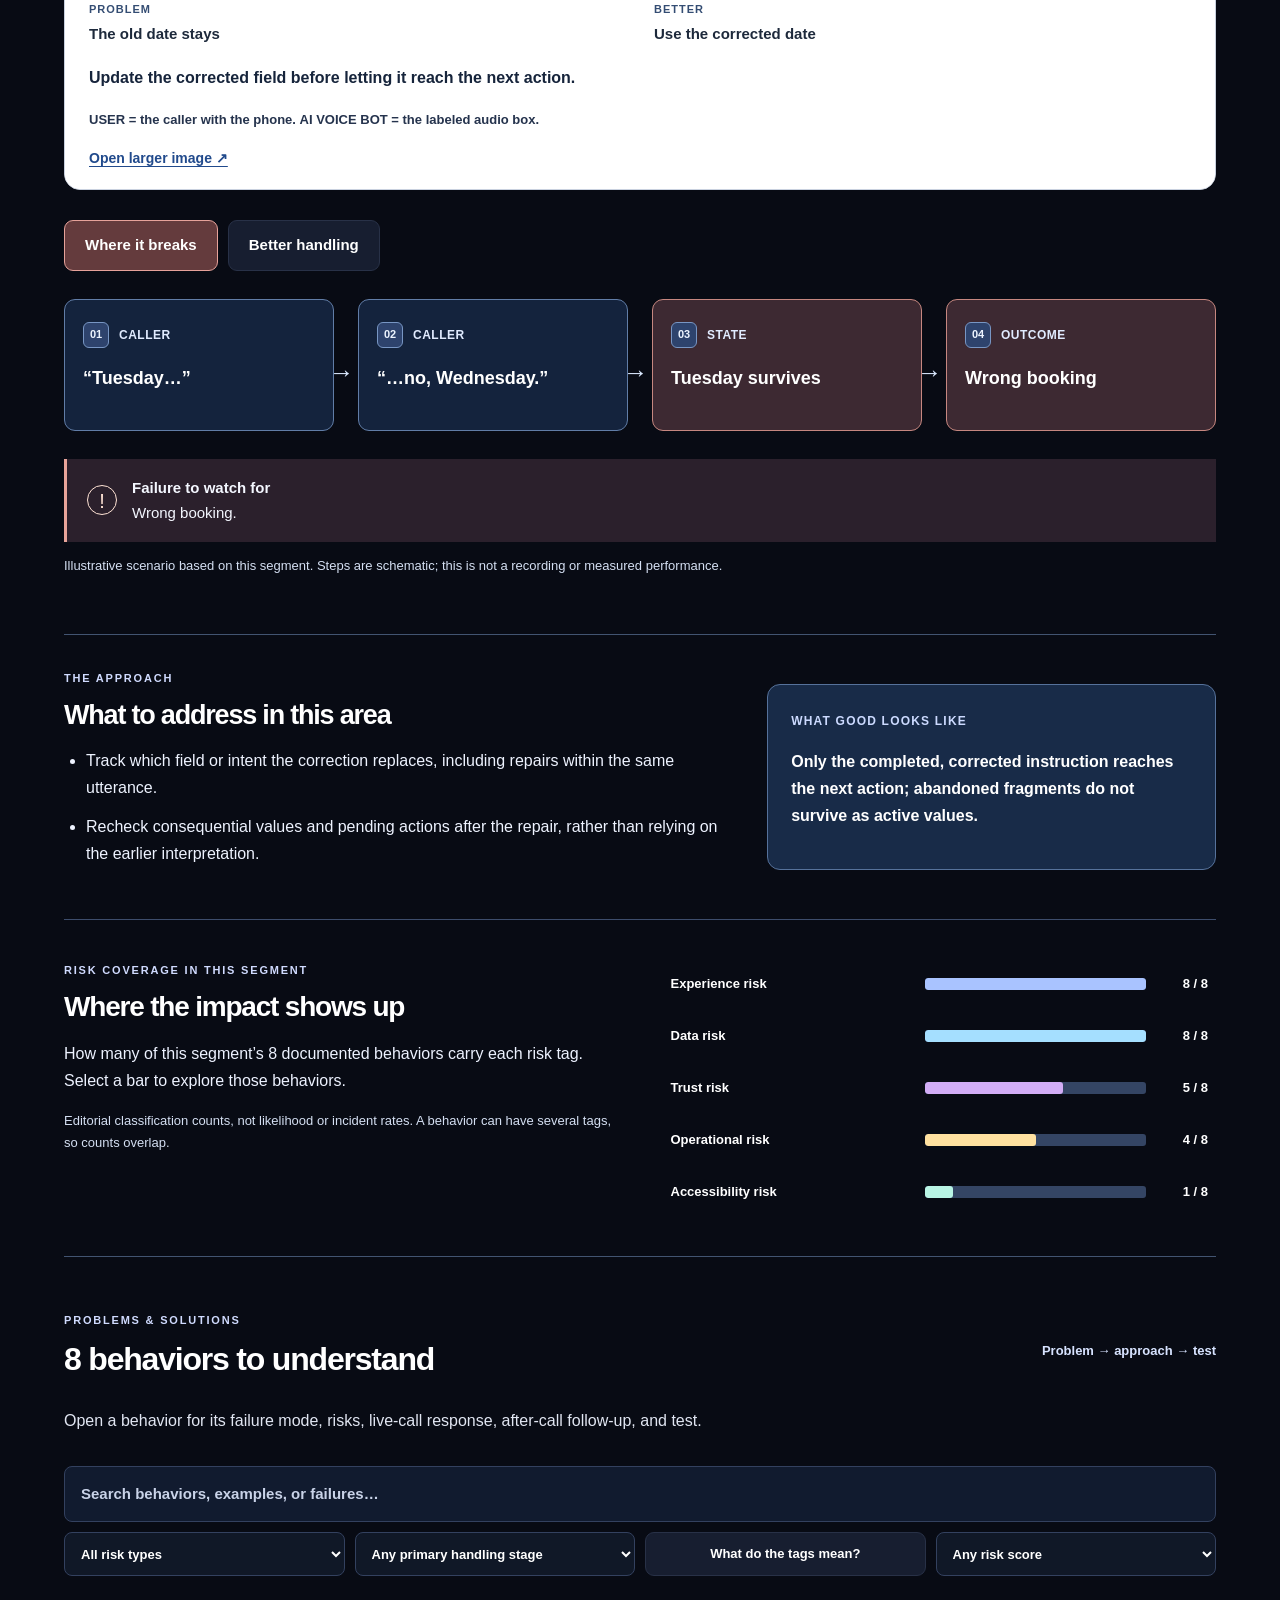
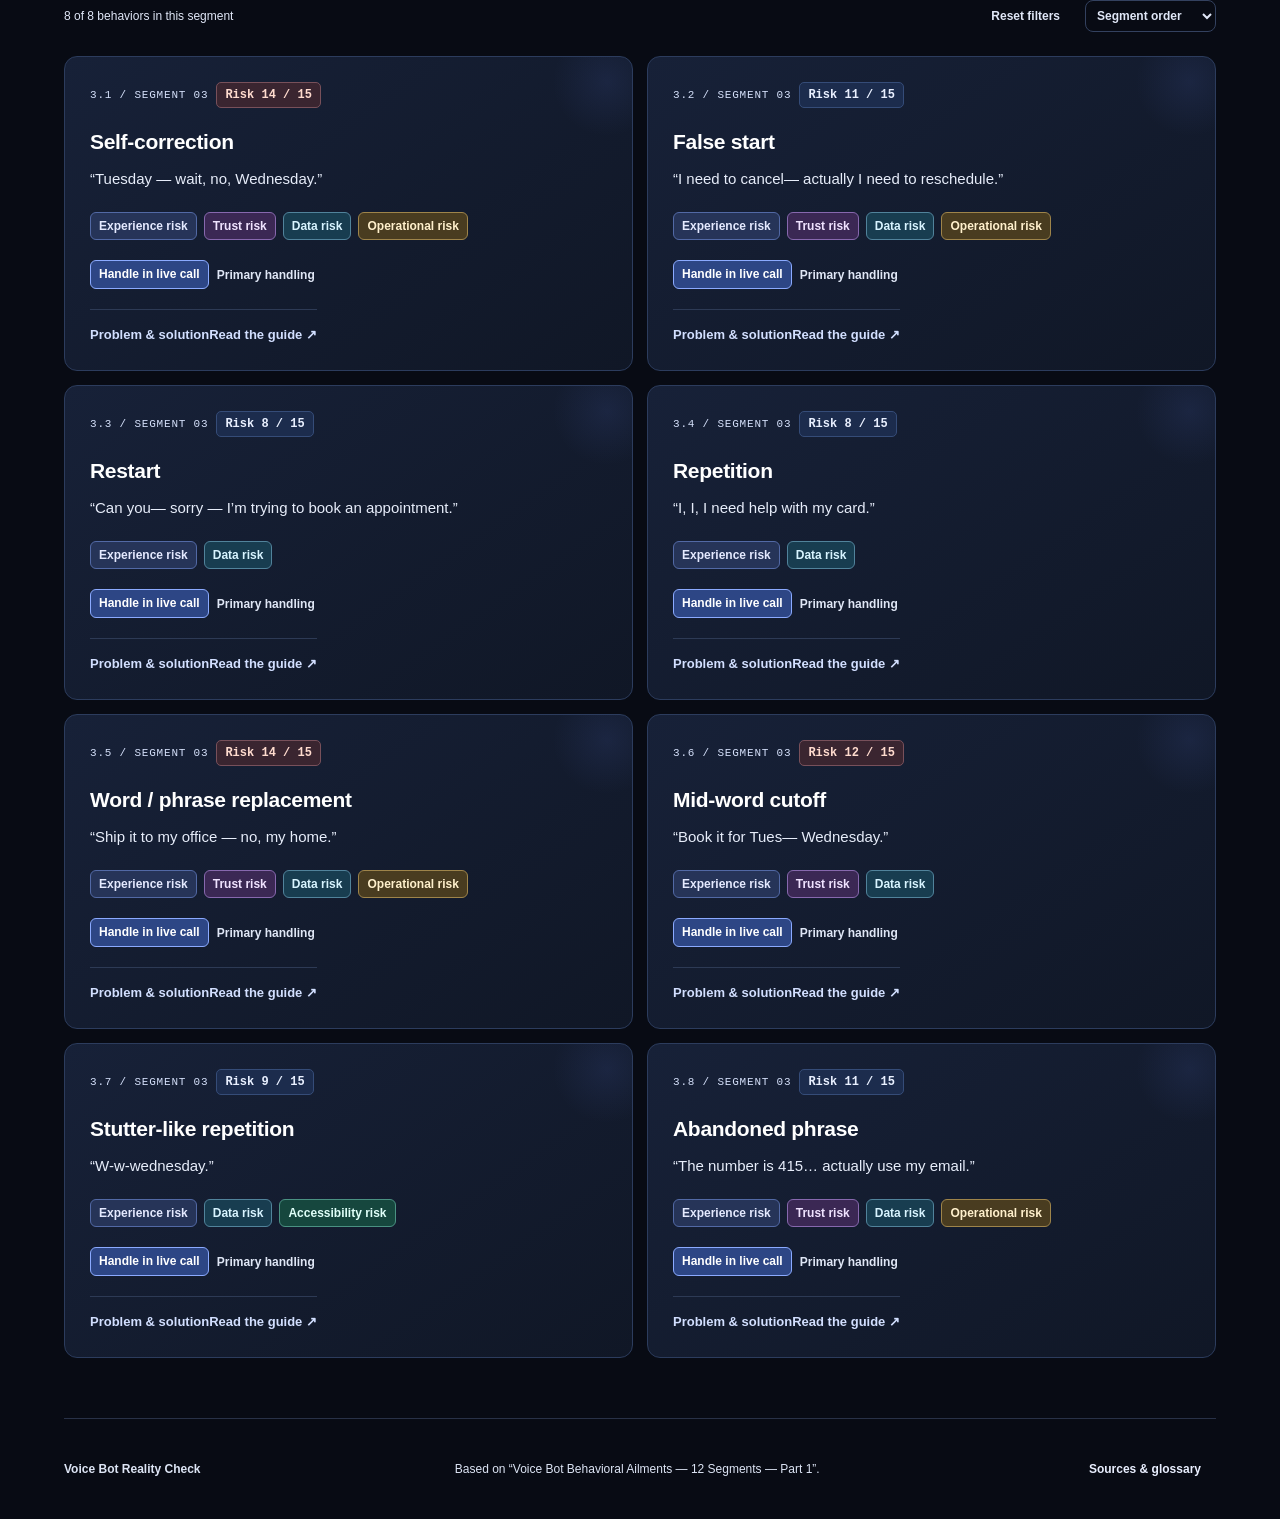
<file: site/segments/self-repair.html>
<!doctype html><html lang="en"><head><meta charset="utf-8"><meta name="viewport" content="width=device-width,initial-scale=1"><meta name="description" content="Corrections and restarts that leave the bot acting on the wrong value or intent."><title>Disfluency and Self-Repair — Voice Bot Reality Check</title><link rel="stylesheet" href="../style.css?v=full-width-problems-12"></head><body data-segment="3" data-root="../"><header><a class="brand" href="../index.html"><span class="logo">⌁</span> Voice Bot Reality Check<span class="edition">104 WAYS THINGS GO WRONG</span></a><nav><a class="nav-link" href="../index.html#segments-home">Explore segments</a><button id="about">How to use</button></nav></header>
<main><section class="segment-hero"><a class="back-link" href="../index.html#segments-home">← All 12 segments</a><div class="eyebrow">SEGMENT 03 / 12 · 8 BEHAVIORS</div><h1>Disfluency and Self-Repair</h1><p>Covers natural imperfections in spontaneous speech. Includes false starts, restarts, repetitions, stutters, abandoned phrases, and cases where the user corrects or replaces a value mid-sentence.</p><div class="segment-impact"><span class="impact-flag live-impact">Live call: direct impact</span><span class="impact-flag post-impact">Post-call processing: direct risk</span></div></section><section id="segmentApplicability" class="segment-applicability"></section><section id="conceptVisual" class="concept-section" aria-label="Visual explanation"></section><section class="segment-approach"><div><div class="section-index">THE APPROACH</div><h2>What to address in this area</h2><ul><li>Track which field or intent the correction replaces, including repairs within the same utterance.</li><li>Recheck consequential values and pending actions after the repair, rather than relying on the earlier interpretation.</li></ul></div><div class="segment-success"><span class="detail-label">WHAT GOOD LOOKS LIKE</span><p>Only the completed, corrected instruction reaches the next action; abandoned fragments do not survive as active values.</p></div></section><section id="riskCoverage" class="risk-coverage" aria-label="Risk coverage chart"></section><section id="library"><div class="sectionhead"><div><div class="section-index">PROBLEMS & SOLUTIONS</div><h2 id="viewTitle">8 behaviors to understand</h2></div><span class="library-note">Problem → approach → test</span></div><p class="muted" id="viewHint">Open a behavior for its failure mode, risks, live-call response, after-call follow-up, and test.</p><div class="workspace workspace-full"><div class="results"><div class="filters"><input id="search" type="search" placeholder="Search behaviors, examples, or failures…" aria-label="Search behaviors"><select id="riskType" aria-label="Risk type"><option value="all">All risk types</option><option value="experience">Experience risk</option><option value="trust">Trust risk</option><option value="data">Data risk</option><option value="operational">Operational risk</option><option value="financial">Financial risk</option><option value="privacy">Privacy & security risk</option><option value="consent">Consent & boundary risk</option><option value="accessibility">Accessibility risk</option></select><select id="handling" aria-label="Primary handling stage"><option value="all">Any primary handling stage</option><option value="live">Handle in live call first</option><option value="after">Handle after call first</option></select><button id="tagHelp" class="tag-help">What do the tags mean?</button><select id="risk" aria-label="Risk score filter"><option value="0">Any risk score</option><option value="12">Score 12–15</option><option value="9">Score 9–11</option><option value="3">Score 3–8</option></select></div><div class="resultline"><span id="resultCount" aria-live="polite"></span><button id="reset">Reset filters</button><select id="sort" aria-label="Sort behaviors"><option value="source">Segment order</option><option value="risk">Highest risk first</option></select></div><div id="segmentIntro"></div><div id="cards"></div></div></div></section><footer><b>Voice Bot Reality Check</b><span>Based on “Voice Bot Behavioral Ailments — 12 Segments — Part 1”.</span><button id="sources">Sources & glossary</button></footer></main>
<dialog id="modal"><button class="close" aria-label="Close dialog">×</button><div id="modalBody"></div></dialog><div id="toast" role="status"></div><script src="../data.js"></script><script src="../solutions.js"></script><script src="../risk-tags.js"></script><script src="../segment-guide.js"></script><script src="../concepts.js"></script><script src="../visuals.js"></script><script src="../applicability.js"></script><script src="../app.js"></script></body></html>
</file>
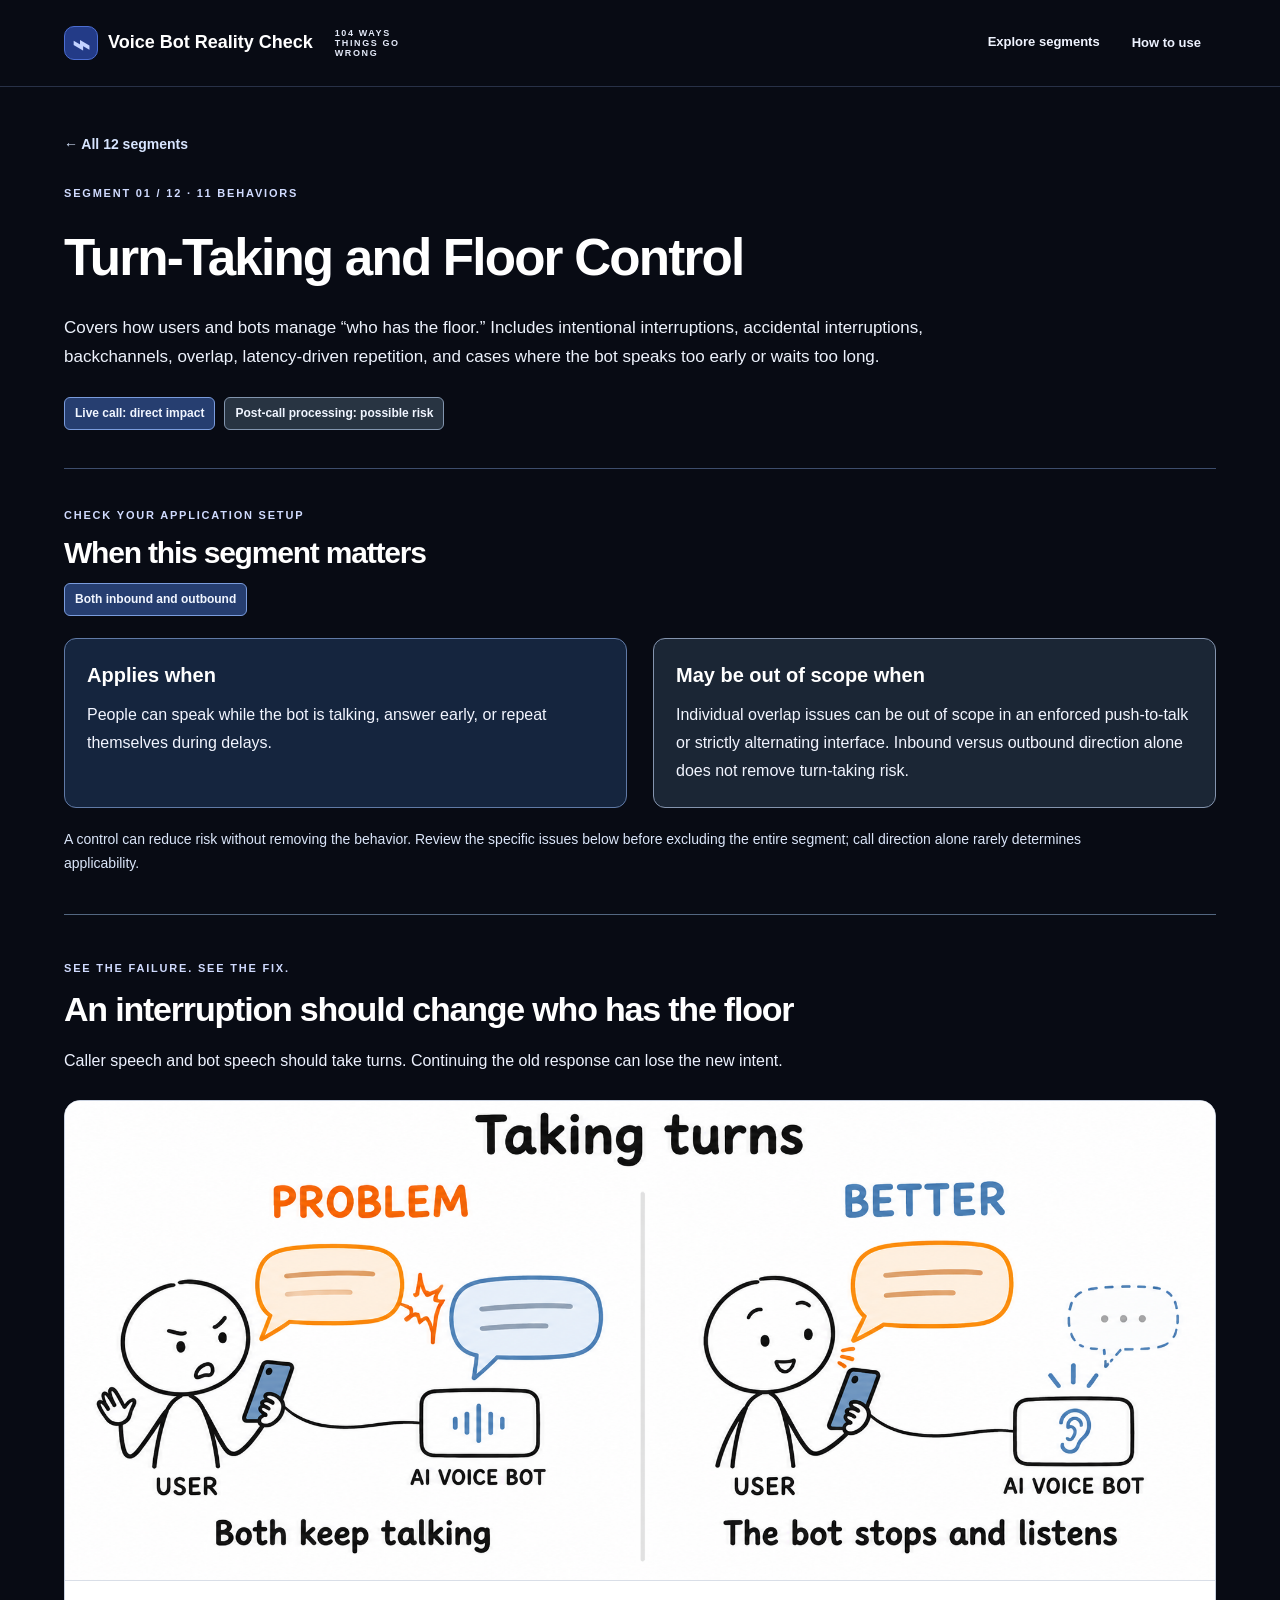
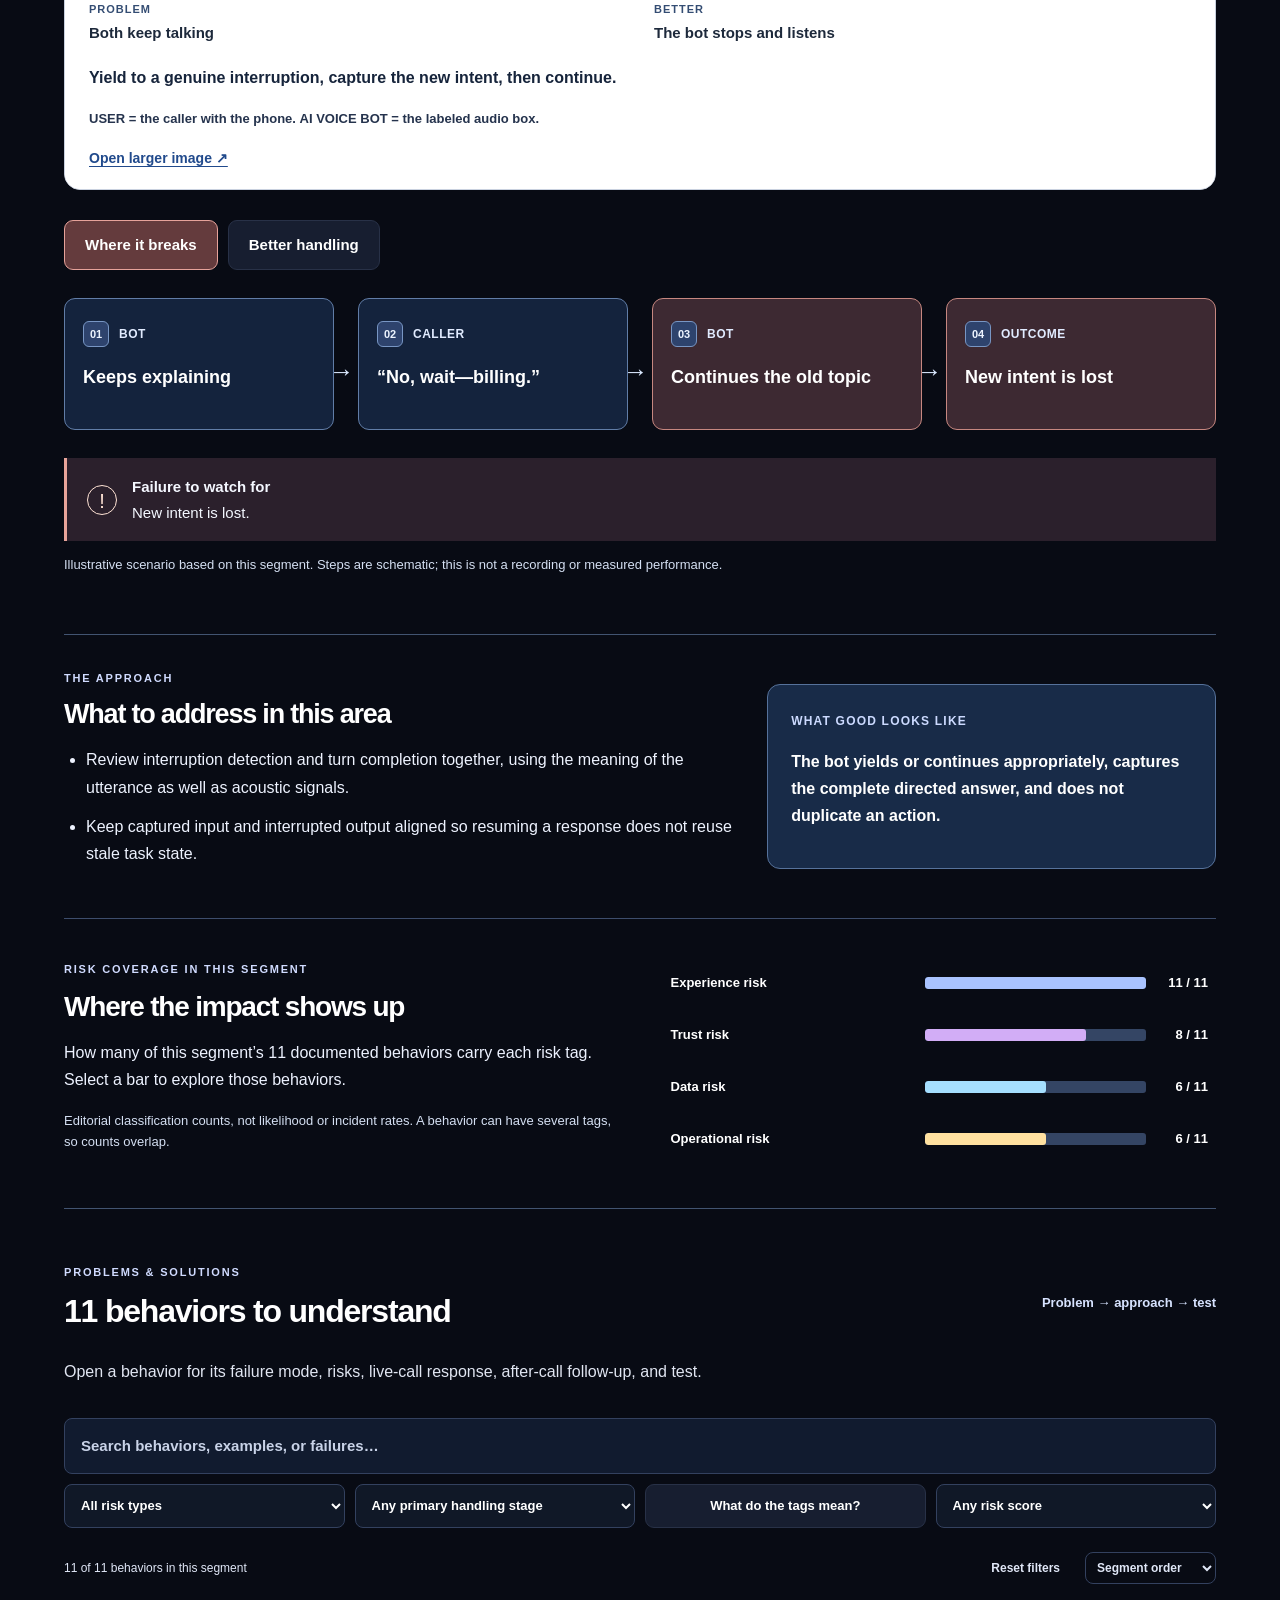
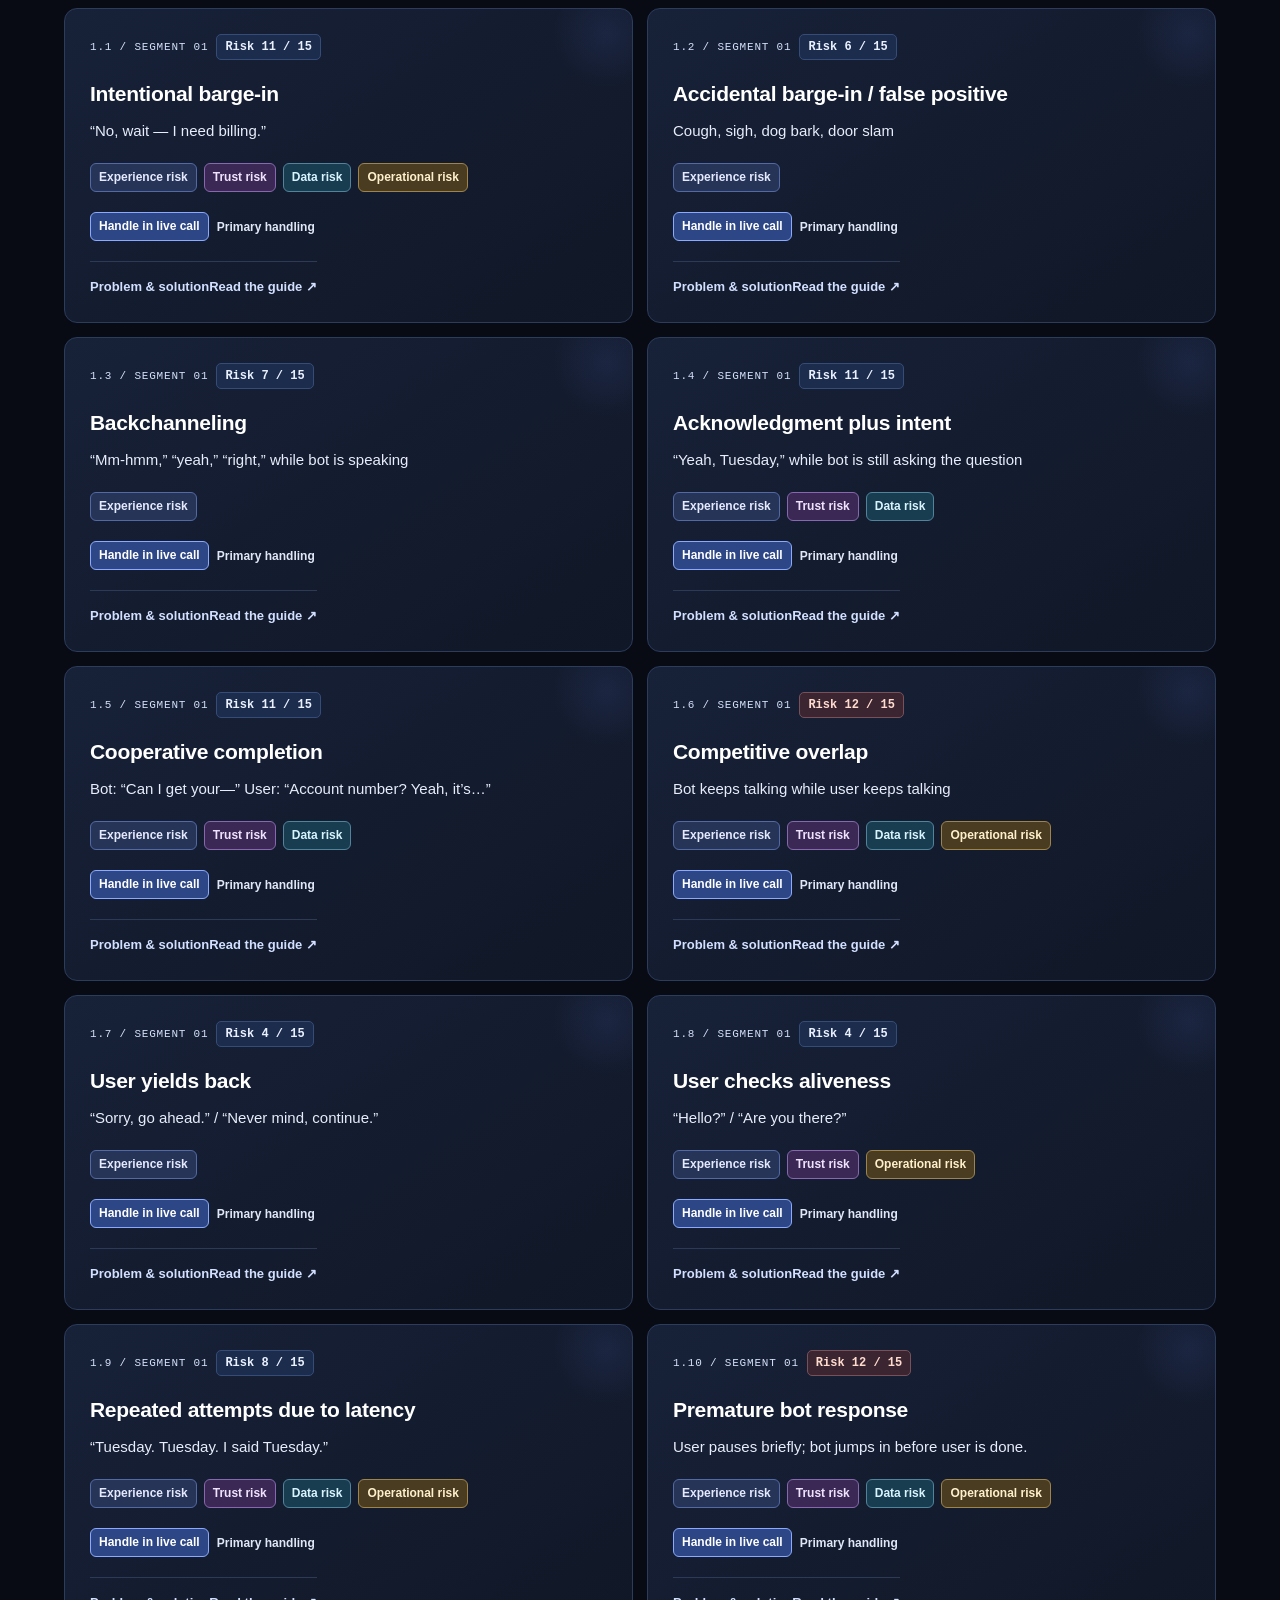
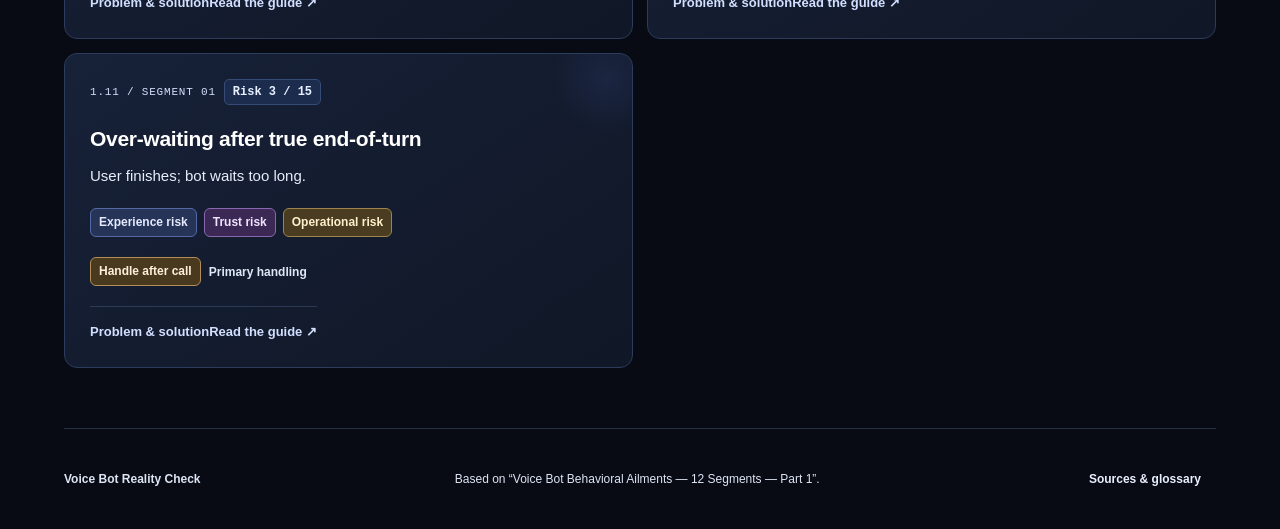
<file: site/segments/turn-taking.html>
<!doctype html><html lang="en"><head><meta charset="utf-8"><meta name="viewport" content="width=device-width,initial-scale=1"><meta name="description" content="Interruptions, overlap, and timing failures that make the bot lose the conversation."><title>Turn-Taking and Floor Control — Voice Bot Reality Check</title><link rel="stylesheet" href="../style.css?v=full-width-problems-12"></head><body data-segment="1" data-root="../"><header><a class="brand" href="../index.html"><span class="logo">⌁</span> Voice Bot Reality Check<span class="edition">104 WAYS THINGS GO WRONG</span></a><nav><a class="nav-link" href="../index.html#segments-home">Explore segments</a><button id="about">How to use</button></nav></header>
<main><section class="segment-hero"><a class="back-link" href="../index.html#segments-home">← All 12 segments</a><div class="eyebrow">SEGMENT 01 / 12 · 11 BEHAVIORS</div><h1>Turn-Taking and Floor Control</h1><p>Covers how users and bots manage “who has the floor.” Includes intentional interruptions, accidental interruptions, backchannels, overlap, latency-driven repetition, and cases where the bot speaks too early or waits too long.</p><div class="segment-impact"><span class="impact-flag live-impact">Live call: direct impact</span><span class="impact-flag possible-impact">Post-call processing: possible risk</span></div></section><section id="segmentApplicability" class="segment-applicability"></section><section id="conceptVisual" class="concept-section" aria-label="Visual explanation"></section><section class="segment-approach"><div><div class="section-index">THE APPROACH</div><h2>What to address in this area</h2><ul><li>Review interruption detection and turn completion together, using the meaning of the utterance as well as acoustic signals.</li><li>Keep captured input and interrupted output aligned so resuming a response does not reuse stale task state.</li></ul></div><div class="segment-success"><span class="detail-label">WHAT GOOD LOOKS LIKE</span><p>The bot yields or continues appropriately, captures the complete directed answer, and does not duplicate an action.</p></div></section><section id="riskCoverage" class="risk-coverage" aria-label="Risk coverage chart"></section><section id="library"><div class="sectionhead"><div><div class="section-index">PROBLEMS & SOLUTIONS</div><h2 id="viewTitle">11 behaviors to understand</h2></div><span class="library-note">Problem → approach → test</span></div><p class="muted" id="viewHint">Open a behavior for its failure mode, risks, live-call response, after-call follow-up, and test.</p><div class="workspace workspace-full"><div class="results"><div class="filters"><input id="search" type="search" placeholder="Search behaviors, examples, or failures…" aria-label="Search behaviors"><select id="riskType" aria-label="Risk type"><option value="all">All risk types</option><option value="experience">Experience risk</option><option value="trust">Trust risk</option><option value="data">Data risk</option><option value="operational">Operational risk</option><option value="financial">Financial risk</option><option value="privacy">Privacy & security risk</option><option value="consent">Consent & boundary risk</option><option value="accessibility">Accessibility risk</option></select><select id="handling" aria-label="Primary handling stage"><option value="all">Any primary handling stage</option><option value="live">Handle in live call first</option><option value="after">Handle after call first</option></select><button id="tagHelp" class="tag-help">What do the tags mean?</button><select id="risk" aria-label="Risk score filter"><option value="0">Any risk score</option><option value="12">Score 12–15</option><option value="9">Score 9–11</option><option value="3">Score 3–8</option></select></div><div class="resultline"><span id="resultCount" aria-live="polite"></span><button id="reset">Reset filters</button><select id="sort" aria-label="Sort behaviors"><option value="source">Segment order</option><option value="risk">Highest risk first</option></select></div><div id="segmentIntro"></div><div id="cards"></div></div></div></section><footer><b>Voice Bot Reality Check</b><span>Based on “Voice Bot Behavioral Ailments — 12 Segments — Part 1”.</span><button id="sources">Sources & glossary</button></footer></main>
<dialog id="modal"><button class="close" aria-label="Close dialog">×</button><div id="modalBody"></div></dialog><div id="toast" role="status"></div><script src="../data.js"></script><script src="../solutions.js"></script><script src="../risk-tags.js"></script><script src="../segment-guide.js"></script><script src="../concepts.js"></script><script src="../visuals.js"></script><script src="../applicability.js"></script><script src="../app.js"></script></body></html>
</file>
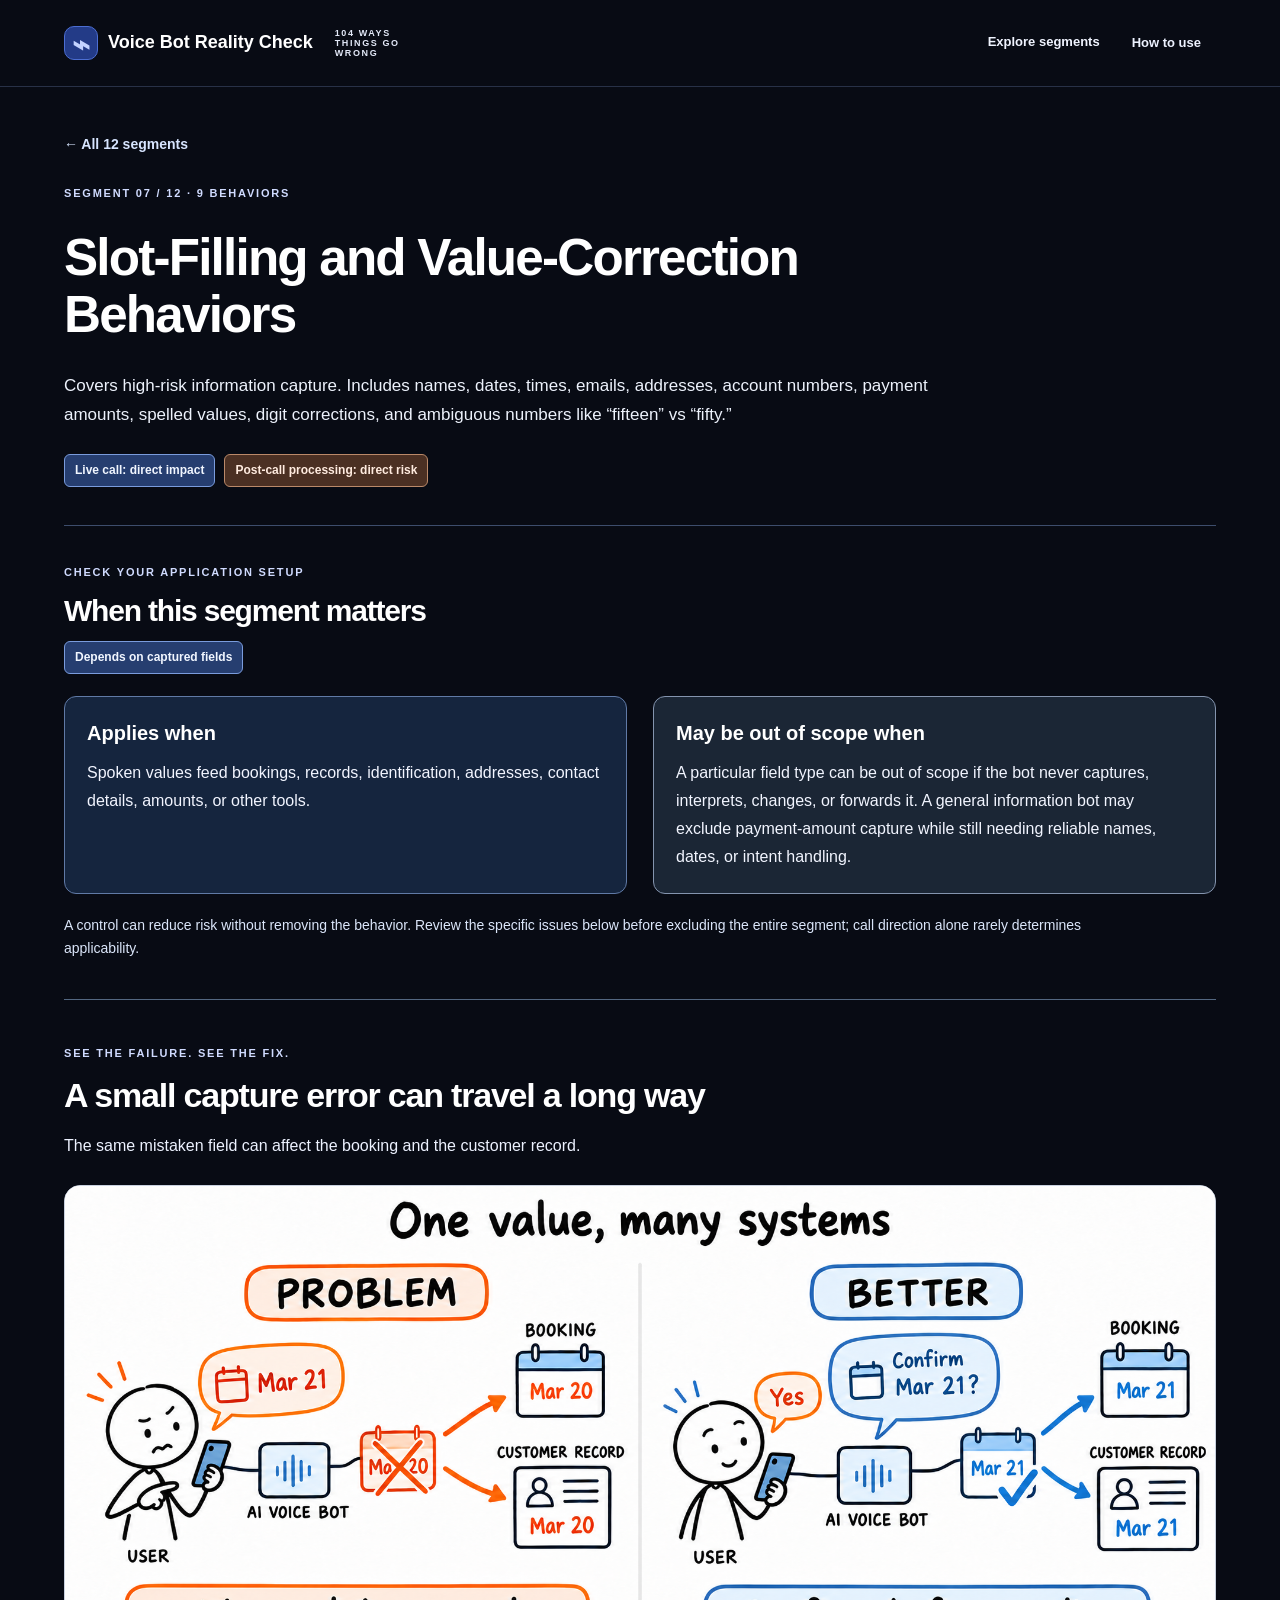
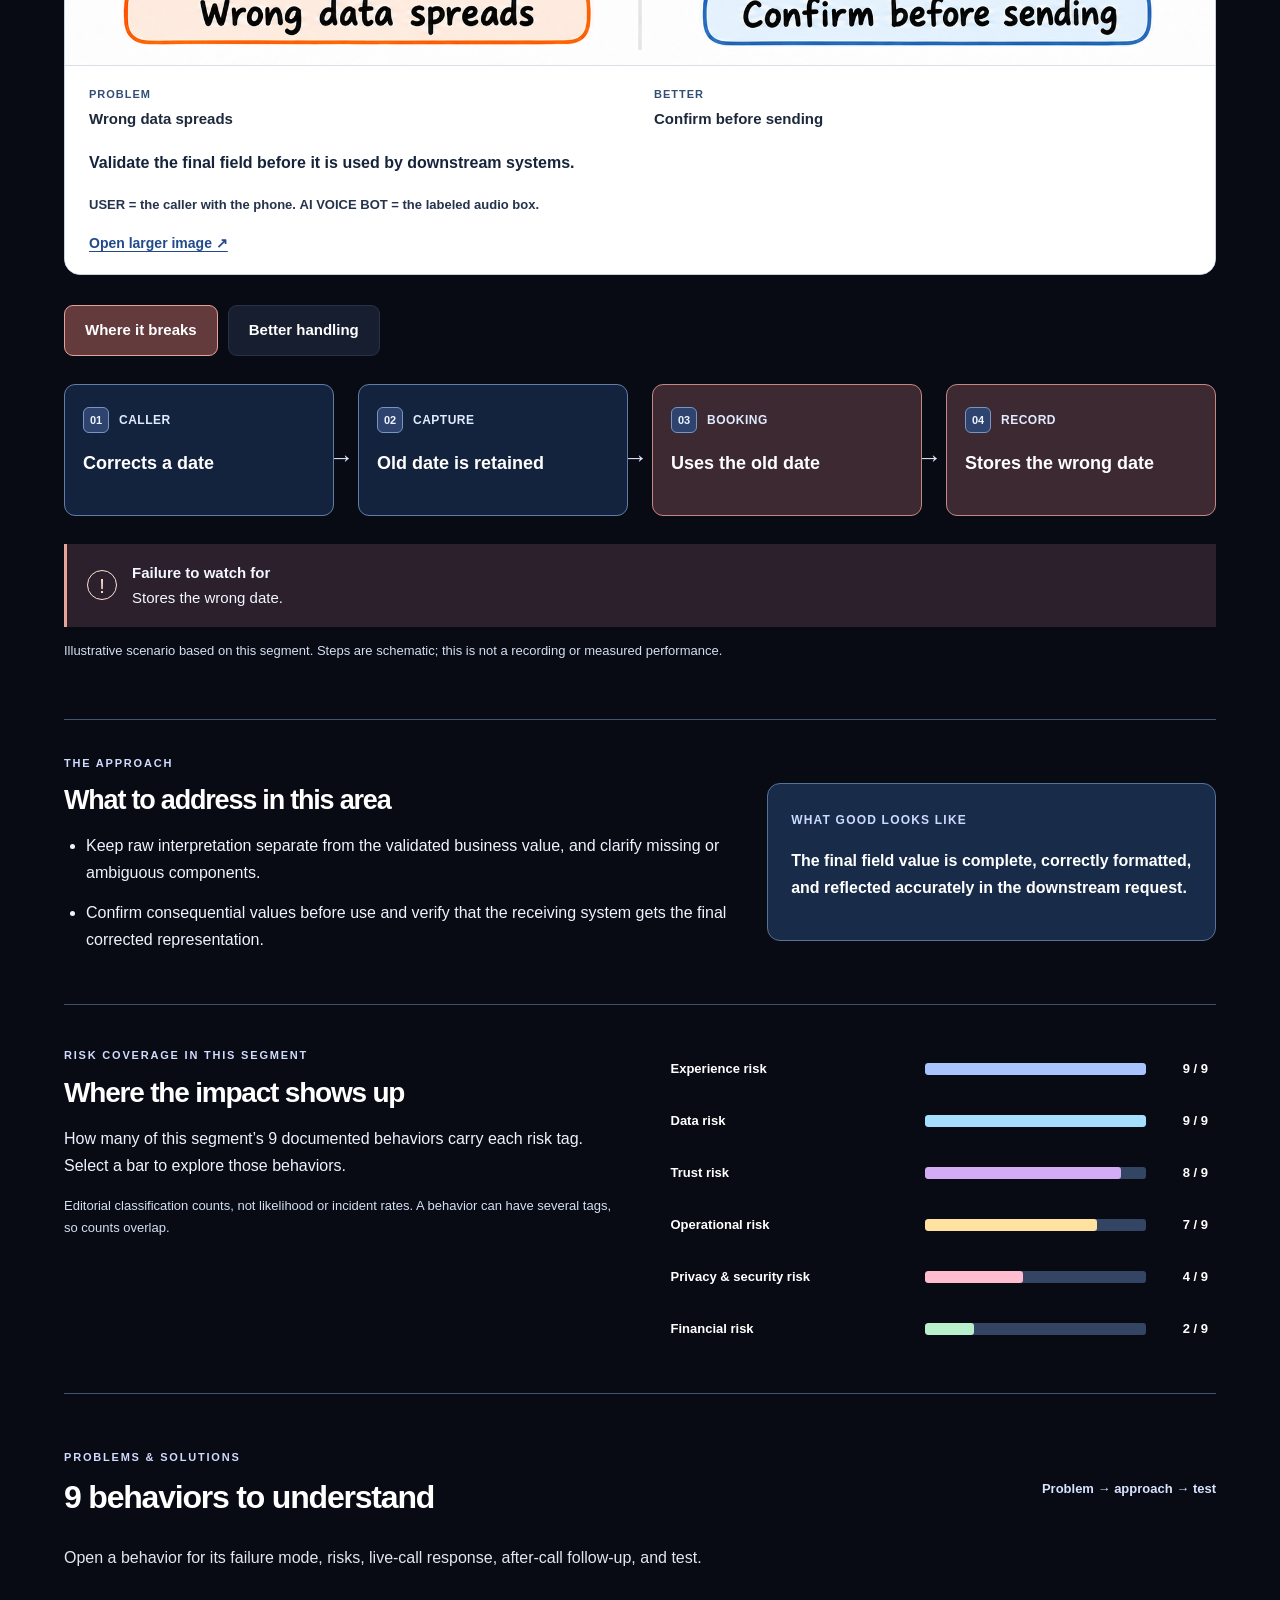
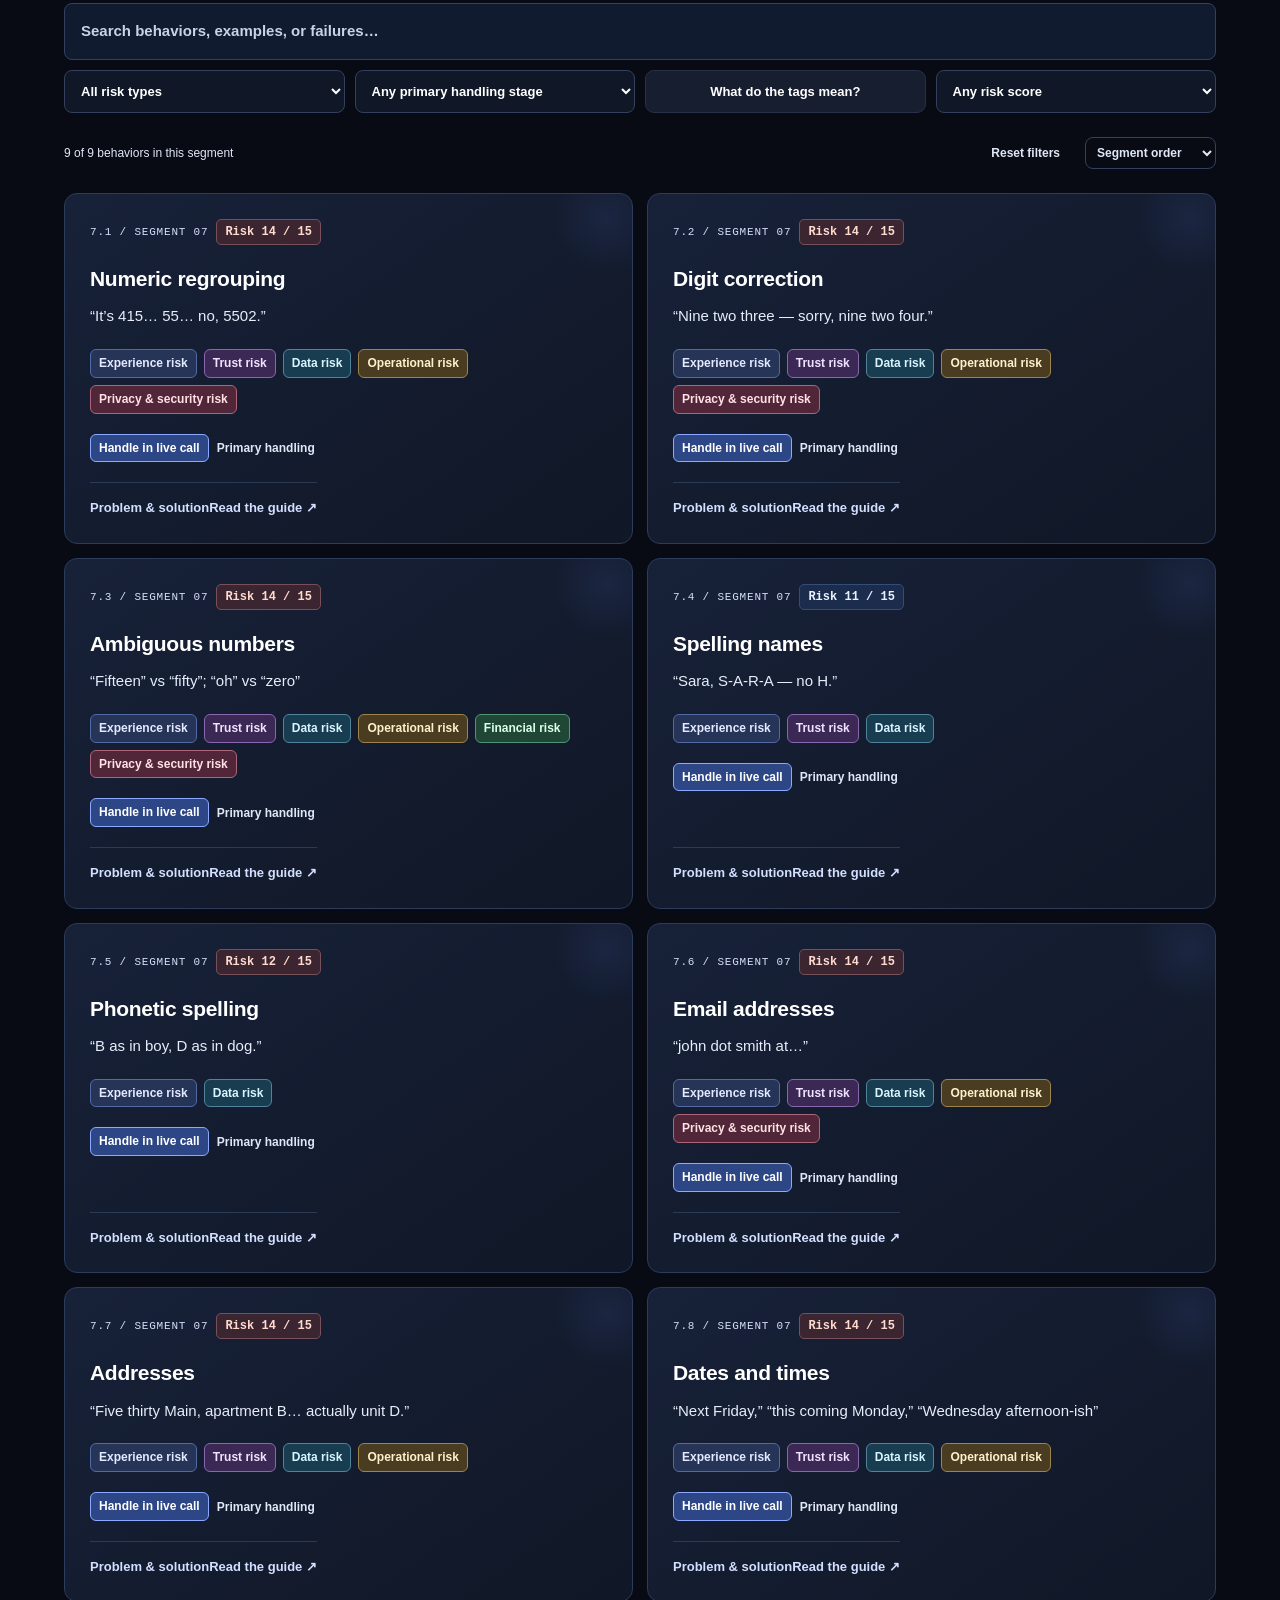
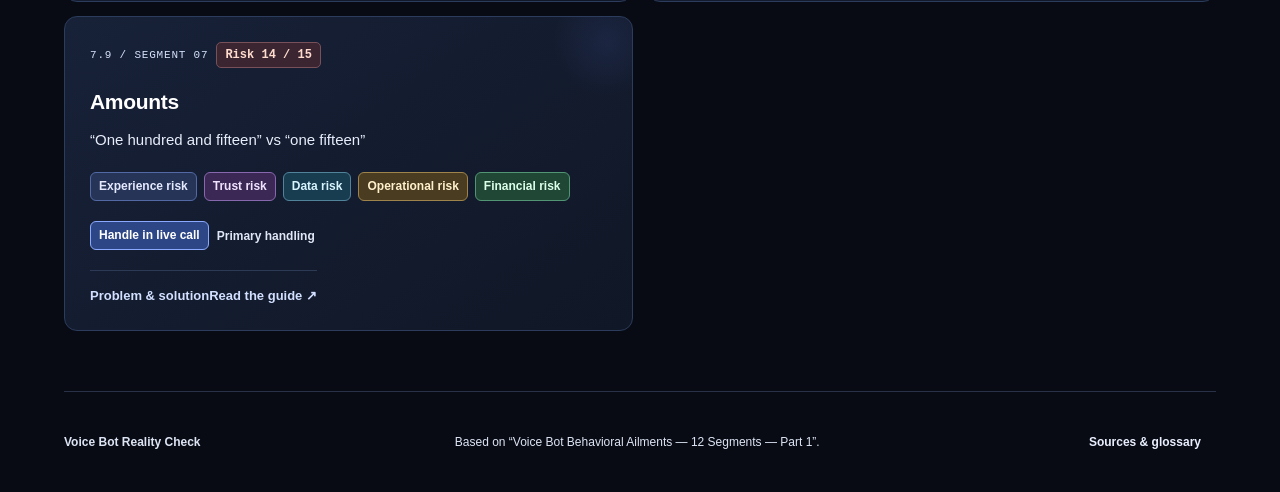
<file: site/segments/value-capture.html>
<!doctype html><html lang="en"><head><meta charset="utf-8"><meta name="viewport" content="width=device-width,initial-scale=1"><meta name="description" content="Names, dates, amounts, and identifiers captured or corrected incorrectly."><title>Slot-Filling and Value-Correction Behaviors — Voice Bot Reality Check</title><link rel="stylesheet" href="../style.css?v=full-width-problems-12"></head><body data-segment="7" data-root="../"><header><a class="brand" href="../index.html"><span class="logo">⌁</span> Voice Bot Reality Check<span class="edition">104 WAYS THINGS GO WRONG</span></a><nav><a class="nav-link" href="../index.html#segments-home">Explore segments</a><button id="about">How to use</button></nav></header>
<main><section class="segment-hero"><a class="back-link" href="../index.html#segments-home">← All 12 segments</a><div class="eyebrow">SEGMENT 07 / 12 · 9 BEHAVIORS</div><h1>Slot-Filling and Value-Correction Behaviors</h1><p>Covers high-risk information capture. Includes names, dates, times, emails, addresses, account numbers, payment amounts, spelled values, digit corrections, and ambiguous numbers like “fifteen” vs “fifty.”</p><div class="segment-impact"><span class="impact-flag live-impact">Live call: direct impact</span><span class="impact-flag post-impact">Post-call processing: direct risk</span></div></section><section id="segmentApplicability" class="segment-applicability"></section><section id="conceptVisual" class="concept-section" aria-label="Visual explanation"></section><section class="segment-approach"><div><div class="section-index">THE APPROACH</div><h2>What to address in this area</h2><ul><li>Keep raw interpretation separate from the validated business value, and clarify missing or ambiguous components.</li><li>Confirm consequential values before use and verify that the receiving system gets the final corrected representation.</li></ul></div><div class="segment-success"><span class="detail-label">WHAT GOOD LOOKS LIKE</span><p>The final field value is complete, correctly formatted, and reflected accurately in the downstream request.</p></div></section><section id="riskCoverage" class="risk-coverage" aria-label="Risk coverage chart"></section><section id="library"><div class="sectionhead"><div><div class="section-index">PROBLEMS & SOLUTIONS</div><h2 id="viewTitle">9 behaviors to understand</h2></div><span class="library-note">Problem → approach → test</span></div><p class="muted" id="viewHint">Open a behavior for its failure mode, risks, live-call response, after-call follow-up, and test.</p><div class="workspace workspace-full"><div class="results"><div class="filters"><input id="search" type="search" placeholder="Search behaviors, examples, or failures…" aria-label="Search behaviors"><select id="riskType" aria-label="Risk type"><option value="all">All risk types</option><option value="experience">Experience risk</option><option value="trust">Trust risk</option><option value="data">Data risk</option><option value="operational">Operational risk</option><option value="financial">Financial risk</option><option value="privacy">Privacy & security risk</option><option value="consent">Consent & boundary risk</option><option value="accessibility">Accessibility risk</option></select><select id="handling" aria-label="Primary handling stage"><option value="all">Any primary handling stage</option><option value="live">Handle in live call first</option><option value="after">Handle after call first</option></select><button id="tagHelp" class="tag-help">What do the tags mean?</button><select id="risk" aria-label="Risk score filter"><option value="0">Any risk score</option><option value="12">Score 12–15</option><option value="9">Score 9–11</option><option value="3">Score 3–8</option></select></div><div class="resultline"><span id="resultCount" aria-live="polite"></span><button id="reset">Reset filters</button><select id="sort" aria-label="Sort behaviors"><option value="source">Segment order</option><option value="risk">Highest risk first</option></select></div><div id="segmentIntro"></div><div id="cards"></div></div></div></section><footer><b>Voice Bot Reality Check</b><span>Based on “Voice Bot Behavioral Ailments — 12 Segments — Part 1”.</span><button id="sources">Sources & glossary</button></footer></main>
<dialog id="modal"><button class="close" aria-label="Close dialog">×</button><div id="modalBody"></div></dialog><div id="toast" role="status"></div><script src="../data.js"></script><script src="../solutions.js"></script><script src="../risk-tags.js"></script><script src="../segment-guide.js"></script><script src="../concepts.js"></script><script src="../visuals.js"></script><script src="../applicability.js"></script><script src="../app.js"></script></body></html>
</file>
<file: site/style.css>
:root{color-scheme:dark;--ink:#f2f4ff;--muted:#a1abc2;--paper:#080b14;--panel:#111725;--line:#283147;--blue:#6988ff;--cyan:#80cfff;--coral:#ff987f;--green:#a2b7ff}*{box-sizing:border-box}html{scroll-behavior:smooth}body{margin:0;background:var(--paper);color:var(--ink);font:15px/1.5 Arial,Helvetica,sans-serif}button,input,select,textarea{font:inherit}button,a,select{touch-action:manipulation}button{cursor:pointer;color:var(--ink);border:1px solid var(--line);background:#171e30;border-radius:9px;padding:11px 15px;transition:background .2s,transform .2s,border-color .2s}button:hover{background:#202b44;border-color:#637ebf}button:focus-visible,a:focus-visible,input:focus-visible,select:focus-visible,summary:focus-visible{outline:3px solid var(--cyan);outline-offset:4px}header{max-width:1600px;margin:auto;padding:22px 5%;display:flex;align-items:center;justify-content:space-between;border-bottom:1px solid var(--line)}.brand{display:flex;align-items:center;gap:10px;text-decoration:none;color:inherit;font:600 18px Arial,Helvetica,sans-serif}.logo{display:grid;place-items:center;color:#c3d3ff;background:#233b87;width:34px;height:34px;border:1px solid #4c6ed2;border-radius:10px;font-size:30px}.edition{font:500 8px Arial;letter-spacing:1.6px;color:var(--muted);max-width:100px;margin-left:12px}nav{display:flex;gap:5px}nav button{border:0;background:transparent;font-size:12px}#scopeCount{padding:2px 6px;margin-left:5px;background:#293d7a;color:#c8d6ff;border-radius:4px}main{max-width:1500px;padding:0 5%;margin:auto}.hero{position:relative;display:grid;grid-template-columns:1.05fr 1fr;gap:10px;padding:75px 0 62px;align-items:center}.eyebrow,.section-index,.mini-label{font-size:10px;letter-spacing:1.8px;font-weight:600;color:#a2b7ff}.eyebrow{display:flex;align-items:center;gap:8px}.live-dot{display:inline-block;width:6px;height:6px;border-radius:50%;background:var(--cyan);box-shadow:0 0 13px #6cafff}h1,h2,h3{font-family:Arial,Helvetica,sans-serif}h1{font-size:clamp(40px,4.8vw,70px);font-weight:500;letter-spacing:-3.5px;line-height:1.05;margin:28px 0}h1 em{font-style:normal;color:#a0b9ff}p{line-height:1.7}.hero p{font-size:14px;color:var(--muted);margin:0 0 26px;max-width:510px}.primary{background:#5478ff;border:1px solid #8da7ff;color:#fff;padding:14px 18px;box-shadow:0 5px 24px #355eff26}.primary:hover{background:#6b8aff;transform:translateY(-2px)}.primary span{padding-left:18px}.textbtn{background:transparent;border:0;font-size:12px}.hero .textbtn{display:block;padding-left:0;margin-top:10px;color:#aebbd7}.hero-art{position:relative;min-width:0;min-height:470px;align-self:stretch;border-radius:24px;overflow:hidden;background:#080c19;isolation:isolate;border:1px solid #242d48}.hero-art>img{position:absolute;width:100%;height:100%;object-fit:cover;object-position:center;z-index:-2;opacity:.9}.hero-art:after{content:'';position:absolute;inset:0;background:linear-gradient(180deg,#080b1430,#080b1400 35%,#080b14d9);z-index:-1}.art-coordinate{display:flex;justify-content:space-between;font:9px monospace;letter-spacing:1px;color:#adc2ef;padding:22px}.art-coordinate span{color:#93a2bf}.transcript{position:absolute;left:8%;right:8%;padding:20px 23px;border:1px solid #7ca1ff70;background:#101c3bd9;backdrop-filter:blur(14px);border-radius:14px;font:400 22px/1.4 Arial;box-shadow:0 15px 60px #0005}.transcript>span{display:block;font:9px Arial;letter-spacing:1.2px;color:#b2c9ff;margin-bottom:12px}.transcript.human{top:32%;right:17%;transform:rotate(-3deg);animation:float 7s ease-in-out infinite}.transcript.bot{top:65%;left:14%;font-size:17px;border-color:#ed937d66;background:#2a1826d9;transform:rotate(2deg);animation:float 8s ease-in-out infinite reverse}.transcript.bot>span{color:#f8b5a4;display:flex;justify-content:space-between;gap:8px}.transcript em{font-style:normal;font-size:7px;border:1px solid #ed937d66;padding:3px 5px;border-radius:3px}.art-caption{position:absolute;bottom:20px;width:100%;text-align:center;font-size:10px;color:#b5c2dd}.art-caption .live-dot{margin-right:8px;background:var(--coral)}.soundbars{display:flex;gap:3px;position:absolute;right:18px;bottom:25px;height:21px;align-items:center}.soundbars b{display:block;width:3px;height:14px;background:#8aafff;animation:wave 1.2s ease-in-out infinite}.soundbars b:nth-child(2n){height:7px;animation-delay:.3s}.soundbars b:nth-child(3n){height:21px;animation-delay:.6s}.stats{display:flex;align-items:center;justify-content:space-between;border-top:1px solid var(--line);border-bottom:1px solid var(--line);padding:23px 0;color:var(--muted);font-size:12px}.stats b{font:500 31px Arial;color:var(--ink);margin-right:12px}.stats button{font-size:11px;border:0;background:none;color:#b2c5ff}.failure-strip{display:grid;grid-template-columns:repeat(3,1fr);gap:0;margin:40px 0 0;border:1px solid var(--line);border-radius:16px;overflow:hidden}.failure-strip article{padding:27px;border-right:1px solid var(--line);background:linear-gradient(150deg,#151d31,#0d111d)}.failure-strip article:last-child{border-right:0}.failure-strip h3{font-size:19px;line-height:1.3;letter-spacing:-.5px;font-weight:500;margin:12px 0}.failure-strip p{font-size:11px;color:var(--muted);margin:0}.mini-label{font-size:8px;color:#869ac5}.signalviz{height:50px;margin:0 0 22px;display:flex;align-items:center;gap:10px}.overlap span{height:28px;width:53%;background:repeating-linear-gradient(90deg,#6a91ff 0 2px,transparent 2px 7px);clip-path:polygon(0 45%,10% 20%,20% 35%,30% 0,40% 25%,50% 5%,60% 35%,70% 15%,80% 35%,90% 0,100% 40%,100% 60%,90% 100%,80% 65%,70% 85%,60% 65%,50% 95%,40% 75%,30% 100%,20% 65%,10% 80%,0 55%)}.overlap span+span{background:repeating-linear-gradient(90deg,#cf8dff 0 2px,transparent 2px 7px);margin-left:-40px;transform:translateY(10px)}.repair span{font:22px Arial;padding:6px 13px;border:1px solid #3b528c;background:#182848;border-radius:7px;color:#bad1ff}.repair span:first-child{text-decoration:line-through;opacity:.5}.repair b{font-size:25px;color:var(--coral)}.noise span{font:25px monospace;letter-spacing:4px;color:#b09bff;text-shadow:4px 1px #77a7ff55}#checkup{padding:65px 0 40px;border-bottom:1px solid var(--line);scroll-margin-top:24px}.checkup-heading{display:flex;align-items:center;justify-content:space-between;gap:30px;margin:18px 0}h2{font-size:32px;letter-spacing:-1.2px;line-height:1.2;font-weight:500;margin:12px 0}.checkup-heading h2{font-size:48px}.checkup-heading h2 span{color:#8496be}.checkup-heading p{font-size:13px;color:var(--muted);max-width:440px}#checkup>.muted{font-size:12px}.questions{display:grid;grid-template-columns:repeat(5,1fr);gap:12px;margin:30px 0}.question{border:1px solid var(--line);border-top:2px solid #536fb6;border-radius:12px;padding:17px;background:linear-gradient(160deg,#182139,#101623);min-width:0;transition:border-color .2s,transform .2s}.question:has(input:checked){border-color:#6988ff;transform:translateY(-4px);box-shadow:0 10px 30px #223f8f20}.question legend{float:left;width:100%;font:500 17px/1.4 Arial;margin-bottom:20px;min-height:108px}.question legend>span{display:grid;place-items:center;font:10px monospace;color:#b0c3ff;border:1px solid #3c528d;border-radius:6px;background:#1e2c4e;width:28px;height:28px;margin-bottom:15px}.answer{clear:both;display:flex;gap:8px;align-items:flex-start;padding:11px 8px;border:1px solid #303d59;border-radius:7px;font:400 12px/1.5 Arial;letter-spacing:0;min-height:76px;margin-bottom:9px;background:#0b1120;color:#c4cee1;cursor:pointer;transition:background .2s,border-color .2s}.answer:hover{border-color:#6f8cd3}.answer:has(input:checked){background:#253b76;border-color:#86a4ff;color:white}.answer input{margin:3px 0 0;accent-color:#8aaaff;flex:none}.unsure{background:transparent;border:0;font-size:10px;padding:8px 0;color:var(--muted);text-align:left}.recommendhead{display:flex;gap:30px;justify-content:space-between;align-items:center;margin:30px 0 18px}.recommendhead p{color:var(--muted);font-size:12px}.recommendhead .primary{white-space:nowrap;font-size:12px}.recommendgrid{display:grid;grid-template-columns:repeat(3,1fr);gap:12px}.recommenditem{border:1px solid #344a7a;border-radius:10px;padding:18px;margin:0;background:#121e37;animation:arrive .3s ease}.recommenditem summary{font-size:12px;line-height:1.5}.recommenditem small{display:block;font-size:10px;color:var(--muted);margin:9px 0 0 24px}.segmentnum{font:10px monospace;color:#a8c7ff;margin-right:10px}.recommenditem button{font-size:11px}.checkempty{border:1px dashed #3d4e72;border-radius:10px;padding:24px;color:var(--muted);font-size:12px;background:#0e1422}.muted,.small{color:var(--muted)}.small{font-size:11px;line-height:1.7}#library{padding-top:55px;scroll-margin-top:24px}.sectionhead{display:flex;justify-content:space-between;align-items:center;gap:20px}h3{font-weight:500;font-size:19px;line-height:1.4;margin:12px 0}.workspace{display:grid;grid-template-columns:235px 1fr;gap:32px;margin-top:32px}aside{border-right:1px solid var(--line);padding-right:20px}label,.sideheading{font-size:9px;letter-spacing:1.3px;font-weight:600;display:block;margin:0 0 12px;color:#a9b8d6}.sideheading{margin-top:30px}input,select,textarea{border:1px solid #33415f;background:#101827;color:var(--ink);padding:12px;border-radius:8px;min-width:0}aside select{width:100%;font-size:11px}#segments button{width:100%;display:flex;gap:10px;text-align:left;border:1px solid transparent;background:transparent;padding:11px 8px;font-size:11px;line-height:1.5;margin:3px 0;color:#a9b8d6}#segments button.active{background:#1c2b51;border-color:#3b5490;color:#e3ebff}#segments button.recommended{border-left:2px solid #779cff}#segments .num{font:9px monospace;opacity:.6;margin-top:3px}.filters{display:flex;gap:10px;flex-wrap:wrap}.filters input{flex:1 1 100%;padding:16px;font-size:13px;background:#111b2f}.filters select{flex:1;font-size:11px}.resultline{display:flex;align-items:center;gap:10px;padding:20px 0;font-size:10px;color:var(--muted)}.resultline button{border:0;background:none;font-size:10px;margin-left:auto}.resultline select{padding:7px;font-size:10px;background:transparent}#cards{display:grid;grid-template-columns:1fr 1fr;gap:14px}.card{position:relative;text-align:left;padding:25px;background:linear-gradient(145deg,#172138,#101726);border:1px solid #2c3c5d;border-radius:13px;display:flex;flex-direction:column;min-height:232px;animation:arrive .3s ease both;overflow:hidden}.card:before{content:'';position:absolute;right:-30px;top:-30px;width:110px;height:110px;background:radial-gradient(circle,#6988ff18,transparent 70%);pointer-events:none}.card:hover{transform:translateY(-4px);border-color:#6c8cda;box-shadow:0 15px 35px #0003;background:#192743}.cardtop{display:flex;align-items:center;justify-content:space-between;gap:8px}.category{font:9px monospace;letter-spacing:.8px;color:#94a8cc;text-transform:uppercase}.badge{font:10px monospace;padding:5px 8px;background:#1c2c4d;color:#b6ceff;border:1px solid #354c78;border-radius:5px;white-space:nowrap}.badge.high{background:#3a2530;border-color:#78505a;color:#ffc3ae}.card h3{font-size:19px;margin:19px 0 8px;letter-spacing:-.3px}.example{font-size:12px;line-height:1.7;color:#a6b4d0;margin:2px 0 24px}.cardbottom{margin-top:auto;display:flex;justify-content:space-between;border-top:1px solid #2d3a55;padding-top:15px;font-size:10px}.tag{color:#a8bfff}.cardbottom>span:last-child{color:#bed0ff}#segmentIntro:not(:empty){background:#172340;border:1px solid #344c7e;border-radius:12px;padding:24px;margin-bottom:18px}#segmentIntro p{font-size:13px}details{margin:20px 0;border-top:1px solid var(--line);padding-top:18px}summary{cursor:pointer;font-weight:500;font-size:13px}details p{font-size:12px;color:var(--muted)}footer{display:flex;align-items:center;justify-content:space-between;gap:25px;border-top:1px solid var(--line);margin-top:60px;padding:30px 0;font-size:10px;color:var(--muted)}footer button{font-size:10px;border:0;background:none}dialog{border:1px solid #425781;border-radius:20px;width:min(720px,94vw);max-height:90vh;padding:38px;background:linear-gradient(150deg,#172138,#0c1220);color:var(--ink);box-shadow:0 30px 100px #0008}dialog[open]{animation:arrive .2s ease}dialog::backdrop{background:#020611bb;backdrop-filter:blur(10px)}.close{position:sticky;top:0;float:right;border:1px solid var(--line);font-size:22px;padding:0 9px;z-index:2}.quote{background:#1e3157;border:1px solid #45649c;border-left:3px solid #81abff;border-radius:9px;padding:24px;font:400 21px/1.5 Arial}.riskrow{display:flex;justify-content:space-between;margin:15px 0;font-size:12px}.bar{height:5px;background:#263451;border-radius:20px}.bar i{display:block;height:5px;background:linear-gradient(90deg,#6988ff,#b6a2ff);border-radius:20px}.decisions{display:flex;gap:8px;flex-wrap:wrap;margin:18px 0}.decisions .selected{background:#345bc7;border-color:#9bb3ff;color:white}textarea{width:100%;min-height:90px;resize:vertical}.contextchoice{width:100%;text-align:left;margin:7px 0;padding:18px}.contextchoice strong{display:block;margin-bottom:5px}.contextchoice span{font-size:12px;color:var(--muted)}#toast{position:fixed;bottom:24px;left:50%;transform:translateX(-50%);background:#273d73;border:1px solid #5978b9;color:#fff;border-radius:10px;padding:15px 22px;opacity:0;pointer-events:none;transition:opacity .2s;z-index:4;max-width:90vw;font-size:12px}.empty{grid-column:1/-1;text-align:center;border:1px dashed #3e5178;border-radius:12px;padding:45px}.source-note{font-size:10px;color:var(--muted)}@keyframes wave{50%{transform:scaleY(.35)}}@keyframes float{50%{translate:0 -7px}}@keyframes arrive{from{opacity:0;transform:translateY(9px)}to{opacity:1;transform:translateY(0)}}@media(min-width:1600px){h1{font-size:75px}}@media(max-width:1100px){.edition{display:none}.hero{gap:24px}.hero-art{min-height:470px}.transcript{font-size:19px;padding:17px}.transcript.bot{font-size:14px}.transcript em{display:none}.questions{gap:8px}.question{padding:12px}.question legend{font-size:15px;min-height:109px}.answer{font-size:11px;padding:10px 6px;min-height:80px}.workspace{grid-template-columns:210px 1fr;gap:24px}.brand{font-size:16px}.failure-strip article{padding:22px}}@media(max-width:850px){h1{font-size:48px}.hero{grid-template-columns:1fr 1fr}.hero-art{min-height:430px}.hero .primary{font-size:12px}.questions{grid-template-columns:repeat(3,1fr);gap:12px}.question legend{min-height:85px}.answer{font-size:12px;min-height:66px}.workspace{grid-template-columns:190px 1fr}#cards{grid-template-columns:1fr}.recommendgrid{grid-template-columns:1fr 1fr}.failure-strip h3{font-size:16px}.failure-strip article{padding:18px}.stats{flex-wrap:wrap;gap:18px}.stats b{font-size:26px}.transcript>span{font-size:8px}.checkup-heading h2{font-size:40px}}@media(max-width:650px){header{padding:18px 5%;flex-wrap:wrap;gap:15px}.brand{font-size:17px}nav{margin-left:auto}nav button{padding:7px;font-size:10px}.hero{grid-template-columns:1fr;padding:42px 0 32px;gap:30px}h1{font-size:clamp(40px,10vw,60px);letter-spacing:-2.5px}.hero p{font-size:13px}.hero-art{min-height:390px}.transcript{font-size:22px}.transcript.bot{font-size:17px}.hero .textbtn{display:inline-block;margin-left:10px}.stats{font-size:10px;padding:20px 0}.stats b{font-size:25px;margin-right:5px}.stats button{padding-left:0}.failure-strip{grid-template-columns:1fr;margin-top:25px}.failure-strip article{display:flex;align-items:center;gap:20px;border-right:0;border-bottom:1px solid var(--line);padding:22px}.failure-strip article:last-child{border-bottom:0}.signalviz{width:95px;flex-shrink:0;margin:0}.repair{gap:3px}.repair span{font-size:15px;padding:4px 7px}.repair b{font-size:15px}.noise span{font-size:14px;letter-spacing:0}.failure-strip h3{font-size:18px}.failure-strip p{font-size:11px}.checkup-heading{display:block}.checkup-heading h2{font-size:40px}.questions{grid-template-columns:1fr 1fr}.question legend{font-size:16px;min-height:100px}.answer{min-height:82px;font-size:12px}.recommendhead{display:block}.recommendhead .primary{margin-bottom:10px}.recommendgrid{grid-template-columns:1fr}.workspace{display:block}aside{border-right:0;padding:0;margin-bottom:24px}#segments{display:flex;overflow-x:auto;gap:7px;padding-bottom:8px}#segments button{width:auto;min-width:155px;border-color:var(--line);padding:12px}.sideheading{margin-top:20px}.sectionhead h2{font-size:25px}.sectionhead>button{font-size:11px;white-space:nowrap}.resultline{flex-wrap:wrap}footer{flex-wrap:wrap;gap:15px}dialog{padding:26px}#checkup{padding-top:45px}}@media(max-width:370px){.questions{grid-template-columns:1fr}.question legend{min-height:0}.answer{min-height:0}.hero .textbtn{margin-left:0}.brand{font-size:15px}.transcript.bot{font-size:15px}}@media(prefers-reduced-motion:reduce){*,*::before,*::after{animation:none!important;transition:none!important;scroll-behavior:auto!important}}
/* Readability: brighter text, stronger weights, and comfortable reading sizes. */
:root{--ink:#fff;--muted:#e1e6f2;--green:#c7d6ff;--cyan:#a9ddff}body{font-family:Arial,Helvetica,sans-serif;font-weight:500;font-size:16px}h1,h2,h3,.brand,.transcript,.quote{font-family:Arial,Helvetica,sans-serif;font-weight:700}h1{letter-spacing:-2.8px}h1 em{color:#bdcbff}button,input,select,textarea{font-weight:600}button{font-size:14px}.hero p{color:#edf0f8;font-size:16px;font-weight:500}.eyebrow,.section-index,.mini-label{font-weight:700;color:#d0dbff;font-size:11px}.edition{color:#e3e9f8;font-weight:700;font-size:9px}.stats{font-size:14px;color:#e7ebf6}.stats button,nav button{font-size:13px;font-weight:700;color:#edf2ff}.checkup-heading p,#checkup>.muted{font-size:15px;color:#eef1f8}.checkup-heading h2 span{color:#dce4fa}.question legend{font-size:18px;font-weight:700;min-height:112px}.answer{font-size:14px;font-weight:600;line-height:1.5;color:#f5f7ff;background:#0c1322;min-height:90px;padding:12px 9px;border-color:#465572}.answer:has(input:checked){color:#fff;background:#2d4685}.question legend>span{font-size:12px;color:#e0e9ff}.unsure{font-size:12px;color:#e0e6f4}.recommendhead p,.recommenditem summary{font-size:14px;color:#fff}.recommenditem small{color:#dde5f6;font-size:12px}.checkempty{font-size:14px;color:#e7ebf6}.small{font-size:13px;color:#dfe5f2}.sideheading,label{font-size:11px;color:#e9eeff}.filters input{font-size:15px}.filters select,aside select{font-size:13px}#segments button{font-size:13px;font-weight:600;color:#e1e8f8}#segments .num{opacity:1;color:#baccf3;font-size:11px}.resultline,.resultline button,.resultline select{font-size:12px;color:#e0e7f7}.category{font-size:11px;color:#d5e0fa}.badge{font-size:12px;font-weight:700;color:#e9f0ff}.badge.high{color:#ffdbce}.card h3{font-size:21px;font-weight:700;color:#fff}.example{font-size:15px;color:#e7edfa;font-weight:500}.cardbottom{font-size:13px;font-weight:700}.tag,.cardbottom>span:last-child{color:#d2dfff}.transcript>span,.art-coordinate{color:#eef3ff;font-size:10px;font-weight:700}.art-caption{font-size:12px;color:#e4eaff}.transcript.bot>span{color:#ffdbcd}.failure-strip p{font-size:13px;color:#e0e7f7}.failure-strip h3{font-weight:700;font-size:20px}.library-note{color:#d7e3ff;font-size:13px;font-weight:700;white-space:nowrap}dialog{width:min(780px,94vw);background:#101827;border-color:#6881b3;font-size:16px}dialog p{font-size:16px;line-height:1.75;color:#f2f5fc}dialog h2{font-size:32px}dialog h3{font-size:22px;font-weight:700;color:#fff}dialog .muted{color:#e0e8fa}.detail-label{font-size:12px;letter-spacing:1.2px;font-weight:700;color:#ccdaff;margin:20px 0 10px}.quote{color:#fff;background:#20375e;font-size:22px}.problem-section{margin:28px 0}.solution-section{background:#182b48;border:1px solid #4d6e9f;border-radius:12px;padding:24px;margin:25px 0}.solution-section .detail-label{margin-top:0;color:#bfe5ff}.key-action{font-weight:700;color:#fff!important}.solution-section ol{padding-left:22px;margin-bottom:0}.solution-section li{font-size:16px;line-height:1.75;color:#f4f7ff;padding-left:5px;margin:12px 0}.test-section{border-left:3px solid #a7bbff;padding-left:22px;margin:30px 0}.guidance-note{font-size:13px!important;color:#d2dcef!important}.riskrow{font-size:15px}.source-note{font-size:12px!important;color:#d4dff5!important}summary{font-size:15px;font-weight:700;color:#fff}details p{font-size:15px;color:#edf1fa}footer{font-size:12px;color:#dde5f5}footer button{font-size:12px;color:#e9efff}a{color:#c4d8ff;text-underline-offset:3px}input::placeholder{color:#c9d3e8;opacity:1}@media(max-width:1100px){.questions{grid-template-columns:repeat(3,1fr);gap:14px}.question legend{min-height:95px}.answer{font-size:14px;min-height:80px}}@media(max-width:650px){.questions{grid-template-columns:1fr}.question legend{min-height:0;margin-bottom:20px}.answer{min-height:0;padding:14px;font-size:15px}.hero p{font-size:16px}.hero .primary{font-size:14px}.library-note{display:none}.card h3{font-size:21px}.sectionhead h2{font-size:27px}.hero{grid-template-columns:1fr}.solution-section{padding:18px}.test-section{padding-left:16px}.transcript.bot{font-size:17px}.transcript>span{font-size:10px}.checkup-heading p,#checkup>.muted{font-size:15px}}@media(min-width:1101px){.questions{grid-template-columns:repeat(5,1fr)}}
.risk-tags{display:flex;flex-wrap:wrap;gap:7px;margin:2px 0 20px}.risk-tag,.stage-badge{display:inline-flex;align-items:center;border:1px solid;padding:5px 8px;border-radius:6px;font:700 12px/1.4 Arial,Helvetica,sans-serif;max-width:100%;text-align:left}.risk-tag.experience{color:#e5eaff;border-color:#5269a5;background:#263458}.risk-tag.trust{color:#f0e3ff;border-color:#8768ae;background:#3b2854}.risk-tag.data{color:#d8f4ff;border-color:#51839b;background:#183d50}.risk-tag.operational{color:#fff0cc;border-color:#9e844a;background:#493c20}.risk-tag.financial{color:#dcffe9;border-color:#529575;background:#204735}.risk-tag.privacy{color:#ffe1e6;border-color:#ab667a;background:#512638}.risk-tag.consent{color:#ffe7d6;border-color:#a67953;background:#513322}.risk-tag.accessibility{color:#e0fff9;border-color:#4a9182;background:#16473e}.stage-badge.live{color:#fff;border-color:#8baaff;background:#2d4685}.stage-badge.after{color:#fff0db;border-color:#b38d57;background:#49391f}.handling-preview{display:flex;flex-wrap:wrap;align-items:center;gap:8px;margin:0 0 20px}.handling-preview>span:last-child{font-size:12px;color:#e0e7f6}.handling-block{border-top:1px solid #526582;padding-top:20px;margin-top:20px}.handling-intro{font-size:15px!important}.after-limit{font-size:14px!important;color:#e3eaff!important;border-left:2px solid #b1c4f4;padding-left:14px;margin-top:22px}.tag-help{font-size:13px}.risk-explainer{padding:16px;border:1px solid #465b82;border-radius:9px;background:#162037}.risk-explainer dt{color:#fff;font-size:15px;font-weight:700;margin:20px 0 6px}.risk-explainer dd,.tag-glossary dd{color:#edf2ff;margin:0 0 16px;font-size:15px;line-height:1.7}.tag-glossary dt{margin-top:22px;margin-bottom:9px}.filters>select{flex:1 1 175px}.filters>.tag-help{flex:1 1 175px}.card .example{margin-bottom:18px}.card .cardbottom{margin-top:auto}.risk-tag[title]{cursor:help}@media(max-width:650px){.filters>select,.filters>.tag-help{flex-basis:100%}.risk-tags{gap:8px}.risk-tag,.stage-badge{font-size:13px;padding:6px 9px}}
.nav-link{color:#f0f4ff;text-decoration:none;font-size:13px;font-weight:700;padding:10px 12px;border-radius:8px}.nav-link:hover{background:#22314e}.segment-directory{padding:65px 0 20px;scroll-margin-top:25px}.segment-grid{display:grid;grid-template-columns:repeat(3,minmax(0,1fr));gap:20px;margin-top:30px}.segment-card{display:flex;flex-direction:column;text-decoration:none;padding:28px;border:1px solid #455577;border-radius:16px;background:linear-gradient(145deg,#1a2640,#101827);color:#fff;transition:transform .2s,border-color .2s,background .2s;min-width:0}.segment-card:hover{transform:translateY(-5px);border-color:#a5c0ff;background:#1c2b49}.segment-card:focus-visible{outline:3px solid #bde5ff;outline-offset:4px}.segment-card-top{display:flex;justify-content:space-between;align-items:center;gap:10px;color:#dbe5f8;font-size:13px;font-weight:700}.segment-number{display:grid;place-items:center;width:38px;height:38px;background:#293e73;border:1px solid #718cc5;border-radius:9px;color:#f1f5ff;font:700 15px Arial}.segment-card h3{font-size:23px;line-height:1.3;margin:24px 0 12px;letter-spacing:-.3px}.segment-card>p{font-size:15px;line-height:1.65;color:#eef2ff;margin:0 0 24px}.segment-impact{display:flex;flex-direction:column;align-items:flex-start;gap:9px;margin-top:auto}.impact-flag{display:inline-block;border:1px solid;border-radius:6px;padding:7px 10px;font-size:12px;line-height:1.4;font-weight:700;text-align:left}.live-impact{background:#263e70;border-color:#7a9cdd;color:#f1f6ff}.post-impact{background:#4b3023;border-color:#ba8969;color:#ffebdf}.possible-impact{background:#283442;border-color:#8295ae;color:#f0f5ff}.segment-open{display:flex;justify-content:space-between;align-items:center;border-top:1px solid #465574;margin-top:25px;padding-top:18px;color:#d7e4ff;font-size:14px;font-weight:700}.segment-open b{font-size:20px}.impact-legend{display:flex;gap:10px;flex-wrap:wrap;align-items:flex-start;margin:24px 0}.impact-legend details{flex-basis:100%;border:0;margin:5px 0 0;padding-top:8px}.impact-legend details p{max-width:950px;font-size:14px;color:#e4ecfb}.segment-hero{padding:45px 0 38px;border-bottom:1px solid #3d4d6c}.back-link{display:inline-block;color:#d7e5ff;font-size:14px;font-weight:700;margin-bottom:30px;text-decoration:none}.back-link:hover{text-decoration:underline}.segment-hero h1{font-size:clamp(34px,4vw,56px);letter-spacing:-1.8px;max-width:970px;line-height:1.12}.segment-hero>p{font-size:17px;color:#edf2fc;max-width:920px;margin-bottom:25px}.segment-hero .segment-impact{flex-direction:row;flex-wrap:wrap}.segment-approach{display:grid;grid-template-columns:1.5fr 1fr;gap:30px;padding:35px 0;border-bottom:1px solid #3d4d6c}.segment-approach h2{font-size:27px}.segment-approach ul{padding-left:22px;color:#eef3ff;font-size:16px;line-height:1.7}.segment-approach li{margin:12px 0}.segment-success{background:#182b48;border:1px solid #56729b;border-radius:13px;padding:23px;align-self:center}.segment-success p{font-size:16px;font-weight:600;color:white}.segment-nav{display:flex;flex-direction:column;gap:8px}.segment-switch{display:flex;gap:8px;text-decoration:none;font-size:13px;font-weight:600;color:#e6edfd;padding:12px 8px;border:1px solid transparent;border-radius:8px}.segment-switch.active{background:#253c6d;border-color:#7793c9;color:#fff}.segment-switch:hover{background:#1d2b46}.segment-switch span{color:#c6d8ff;font-size:12px}.segment-nav .active span{color:white}.segment-nav{max-height:800px;overflow-y:auto}.segment-directory .checkup-heading h2{font-size:46px}@media(max-width:1000px){.segment-grid{grid-template-columns:repeat(2,minmax(0,1fr))}.segment-card{padding:23px}.segment-approach{grid-template-columns:1fr}.segment-success{align-self:auto}}@media(max-width:650px){.segment-grid{grid-template-columns:1fr;gap:16px}.segment-card{padding:24px}.segment-card h3{font-size:24px}.segment-impact .impact-flag{font-size:13px}.segment-directory{padding-top:45px}.segment-directory .checkup-heading h2{font-size:38px}.segment-hero{padding-top:30px}.segment-hero>p{font-size:16px}.segment-nav{display:flex;flex-direction:row;overflow-x:auto;padding-bottom:12px;max-height:none}.segment-switch{flex-shrink:0;width:180px;border-color:#465573}.segment-approach h2{font-size:25px}.segment-hero .segment-impact{flex-direction:column}}
.concept-section{padding:45px 0;border-bottom:1px solid #425471}.concept-section h2{max-width:950px;font-size:34px;line-height:1.25}.visual-caption{max-width:900px;font-size:16px;color:#edf2ff;line-height:1.7}.teaching-art{margin:26px 0 30px;overflow:hidden;border:1px solid #59739c;border-radius:16px;background:#111b30}.teaching-art img{display:block;width:100%;height:auto;max-height:none;object-fit:contain}.teaching-art figcaption{display:grid;grid-template-columns:1fr 1fr;gap:20px;padding:16px 20px;background:#17243b;font-size:15px;color:#eef3ff}.teaching-art figcaption b{font-size:11px;letter-spacing:1px;display:block;color:#bfd3ff;margin-bottom:5px}.concept-controls{display:flex;gap:10px;flex-wrap:wrap;margin:22px 0}.concept-controls button{font-size:15px;padding:13px 20px;min-height:44px}.concept-controls button[aria-pressed=true]{background:#365caa;color:#fff;border-color:#a6c8ff}.concept-controls button[data-mode=bad][aria-pressed=true]{background:#643b3d;border-color:#e6a29a}.concept-flow{display:grid;grid-template-columns:repeat(4,minmax(0,1fr));gap:24px;margin:28px 0}.concept-step{position:relative;min-height:132px;background:#14233d;border:1px solid #617da7;padding:22px 18px;border-radius:11px;transition:background .25s,border-color .25s}.concept-flow.bad .concept-step:nth-last-child(-n+2){border-color:#c68780;background:#3d2932}.concept-flow.good .concept-step:nth-last-child(-n+2){border-color:#79b6ab;background:#173b3b}.step-line{display:flex;align-items:center;gap:10px;margin-bottom:17px}.step-number{display:grid;place-items:center;min-width:26px;height:26px;border:1px solid #7896c4;border-radius:6px;background:#2e436d;color:#edf4ff;font-size:11px;font-weight:700}.step-role{font-size:12px;letter-spacing:.5px;text-transform:uppercase;color:#e1ebff;font-weight:700}.concept-step strong{font-size:18px;line-height:1.45;display:block;color:#fff}.step-arrow{position:absolute;right:-21px;top:60px;color:#dbe9ff;font-size:25px;line-height:1;z-index:1}.concept-outcome{display:flex;gap:15px;align-items:center;padding:16px 20px;border-left:3px solid #e8a49a;background:#2b202c}.concept-outcome.good{border-color:#90d9bd;background:#142e2c}.concept-outcome>span{display:grid;place-items:center;width:30px;height:30px;flex:none;border-radius:50%;border:1px solid currentColor;font-size:20px;color:#ffe3d5}.concept-outcome.good>span{color:#d1ffe4}.concept-outcome p{margin:0;color:#f4f7ff;font-size:15px}.schematic-note{font-size:13px!important;color:#d4dff2!important;line-height:1.65}.risk-coverage{display:grid;grid-template-columns:1fr 1fr;gap:45px;padding:42px 0;border-bottom:1px solid #425471;align-items:start}.risk-coverage h2{font-size:28px}.risk-count-chart{display:flex;flex-direction:column;gap:8px}.risk-count-row{display:grid;grid-template-columns:minmax(140px,1.1fr) minmax(60px,1fr) 50px;gap:12px;align-items:center;border:0;border-radius:6px;padding:12px 8px;text-align:left;background:transparent;min-height:44px}.risk-count-row:hover{background:#223655}.risk-count-label{font-size:13px;color:#fff;font-weight:700}.count-track{height:12px;background:#344564;border-radius:3px;overflow:hidden}.count-fill{height:100%;display:block;background:#a9c3ff;border-radius:3px}.count-fill.trust{background:#d2adf6}.count-fill.data{background:#a5dfff}.count-fill.operational{background:#ffe1a0}.count-fill.financial{background:#b8f0cc}.count-fill.privacy{background:#ffbdcf}.count-fill.consent{background:#ffcfa7}.count-fill.accessibility{background:#b9f5e5}.risk-count-row strong{font-size:13px;color:#fff;text-align:right}.behavior-risk-visual{padding:20px 0;margin:22px 0;border-top:1px solid #526783;border-bottom:1px solid #526783}.behavior-risk-visual figcaption{font-weight:700;font-size:16px;color:#fff;margin-bottom:18px}.behavior-risk-visual figcaption small{display:block;color:#d6e3f9;font-size:12px;margin-top:7px}.risk-score-line{display:grid;grid-template-columns:minmax(150px,1.1fr) minmax(100px,1fr) 45px;gap:12px;align-items:center;margin:15px 0}.risk-score-line>span,.risk-score-line>b{font-size:13px;color:#f3f7ff}.score-blocks{display:grid;grid-template-columns:repeat(5,1fr);gap:5px}.score-blocks i{height:14px;border:1px solid #7184a4;border-radius:3px;background:#27354a}.score-blocks i.filled{background:#bfd2ff;border-color:#d7e5ff}.risk-score-line:nth-of-type(2) .filled{background:#e4c0ff;border-color:#f1deff}.risk-score-line:nth-of-type(3) .filled{background:#ffceac;border-color:#ffe7d6}.behavior-risk-visual p{font-size:12px!important;color:#d5e1f5!important;margin-bottom:0}@media(max-width:1000px){.concept-flow{grid-template-columns:1fr 1fr;gap:18px}.step-arrow{display:none}.risk-coverage{grid-template-columns:1fr;gap:20px}.concept-section h2{font-size:30px}}@media(max-width:650px){.concept-flow{grid-template-columns:1fr;gap:18px;margin:20px 0}.concept-step{min-height:0;padding:18px}.step-line{margin-bottom:10px}.concept-step strong{font-size:18px}.step-arrow{display:block;right:auto;left:26px;top:auto;bottom:-20px;transform:rotate(90deg);font-size:22px}.teaching-art img{max-height:none;min-height:180px;object-fit:contain}.teaching-art figcaption{font-size:13px;padding:13px}.concept-controls{display:grid;grid-template-columns:1fr 1fr}.concept-controls button{padding:12px 9px;font-size:14px}.concept-section h2{font-size:28px}.risk-count-row{grid-template-columns:minmax(120px,1fr) minmax(50px,.8fr) 45px;gap:10px}.risk-count-label{font-size:13px}.risk-score-line{grid-template-columns:1fr 1fr 42px;gap:7px}.risk-score-line>span{font-size:12px}.behavior-risk-visual{padding:18px 0}.teaching-art{margin:22px 0}.step-role{font-size:12px}}
/* Plain workshop illustrations on white, with high-contrast captions. */
.teaching-art{background:#fff;border-color:#c9d1df;box-shadow:none}.teaching-art img{background:#fff;object-fit:contain}.teaching-art figcaption{background:#fff;color:#1d293b;border-top:1px solid #d9dee7;font-weight:600}.teaching-art figcaption b{color:#344d73}
.illustration-open{display:block;background:#fff;color:#172437}.illustration-open:focus-visible{outline:4px solid #3c65ae;outline-offset:-4px}.teaching-art figcaption{padding:20px 24px;gap:18px 28px}.teaching-art .art-takeaway{grid-column:1/-1;margin:2px 0 0;color:#16243b;font-size:16px;font-weight:700;line-height:1.6}.teaching-art .art-role-key{grid-column:1/-1;color:#25334d;font-size:13px;line-height:1.65;margin:0}.teaching-art .art-role-key b{display:inline;color:#25334d;font-size:13px;letter-spacing:0;margin:0}.art-zoom{grid-column:1/-1;color:#214a8c;text-decoration:underline;font-size:14px;font-weight:700;justify-self:start}.segment-thumbnail{width:100%;height:auto;aspect-ratio:2.3;object-fit:contain;display:block;background:#fff;border:1px solid #b9c8df;border-radius:8px;margin:22px 0 0}@media(max-width:650px){.teaching-art figcaption{padding:17px;gap:15px}.teaching-art .art-takeaway{font-size:15px}.segment-thumbnail{margin-top:20px}.art-zoom{padding:7px 0;min-height:36px}}
.segment-applicability{padding:38px 0;border-bottom:1px solid #536781}.segment-applicability h2{font-size:30px}.applicability-grid{display:grid;grid-template-columns:1fr 1fr;gap:26px;margin-top:22px}.applicability-grid>div{padding:22px;border:1px solid #607aa6;border-radius:12px;background:#15253e}.applicability-grid>div+div{background:#1b2635;border-color:#8494ae}.applicability-grid h3{margin:0 0 12px;font-size:20px;color:#fff}.applicability-grid p{font-size:16px;line-height:1.75;color:#f2f5ff;margin:0}.scope-note{font-size:14px;line-height:1.7;color:#dbe6fa;max-width:1050px;margin:20px 0 0}.behavior-applicability{margin:26px 0}.behavior-applicability .applicability-grid{margin-top:15px;gap:16px}.behavior-applicability .applicability-grid>div{padding:18px}.behavior-applicability .applicability-grid h3{font-size:18px}.behavior-applicability .applicability-grid p{font-size:15px}@media(max-width:800px){.applicability-grid{grid-template-columns:1fr;gap:16px}.segment-applicability h2{font-size:27px}.applicability-grid>div{padding:20px}}

/* Segment problem libraries use the full available width. */
.workspace.workspace-full{grid-template-columns:minmax(0,1fr)}
</file>
